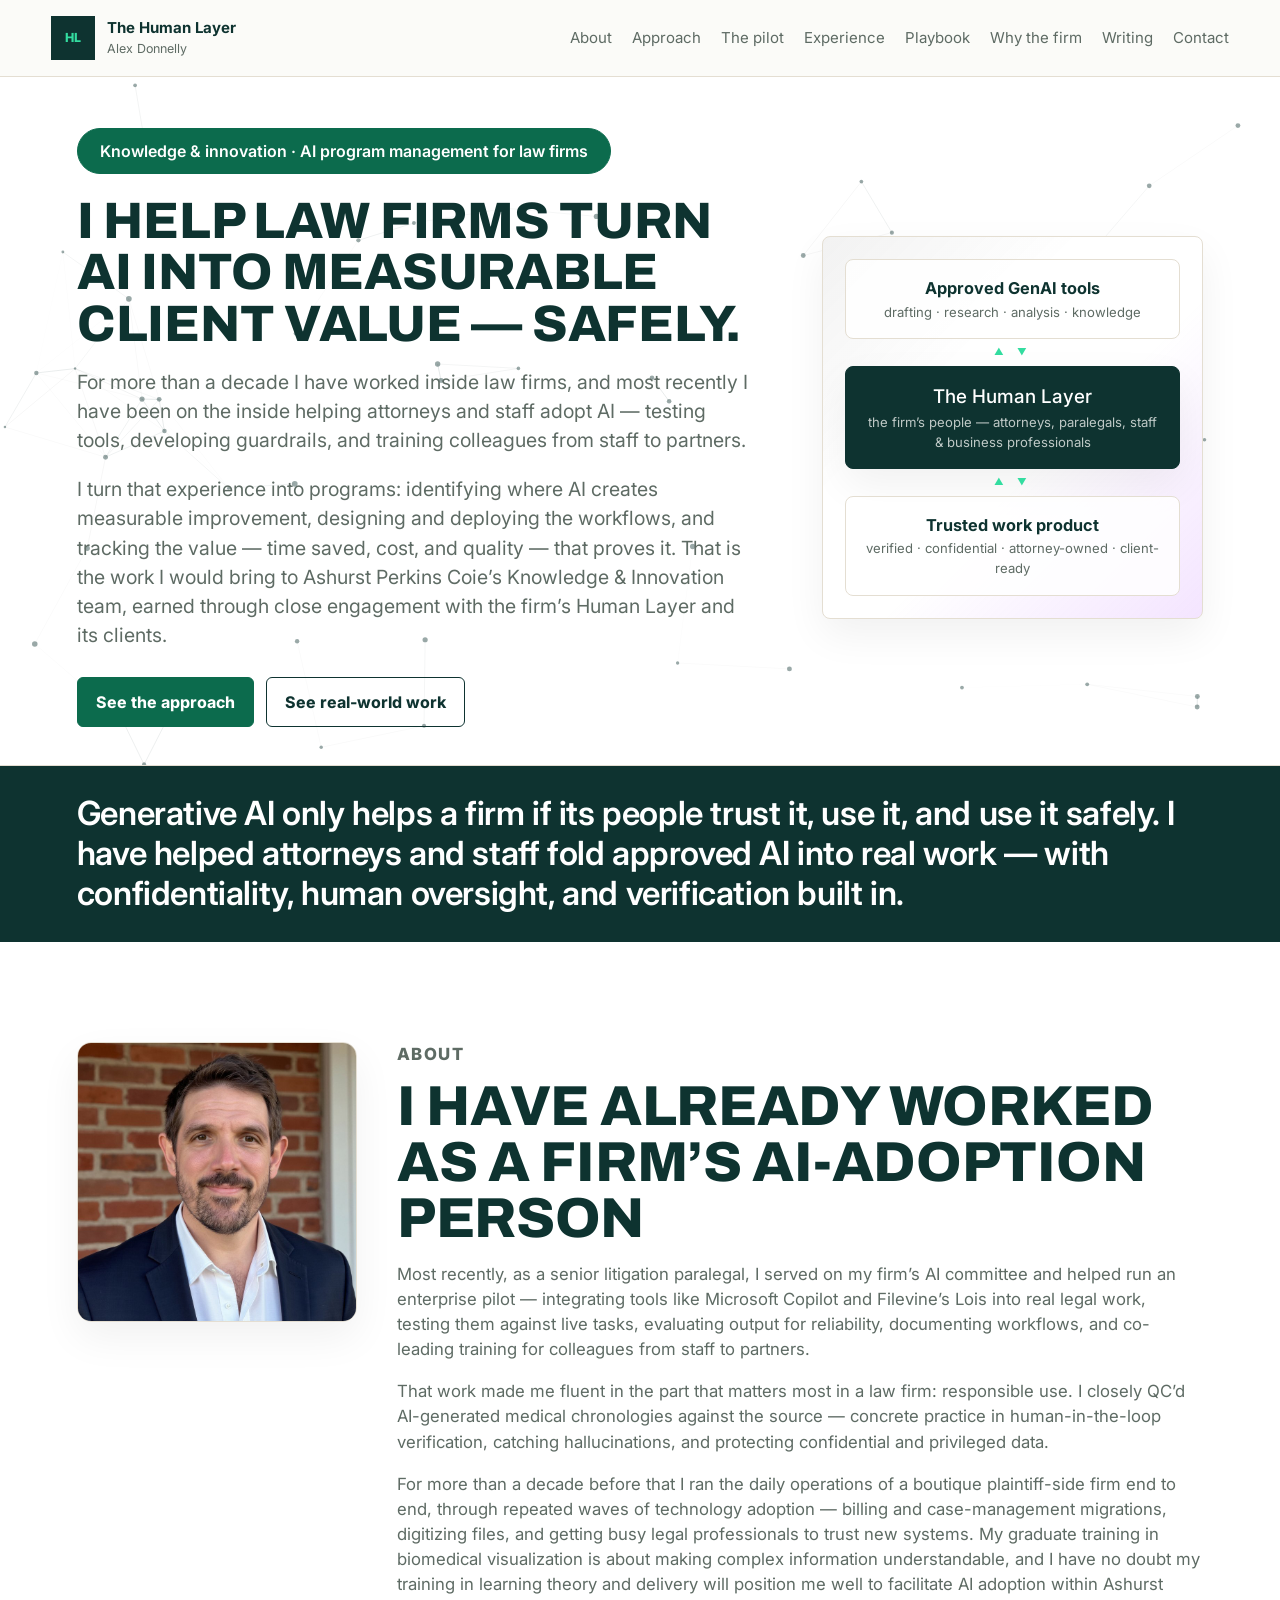
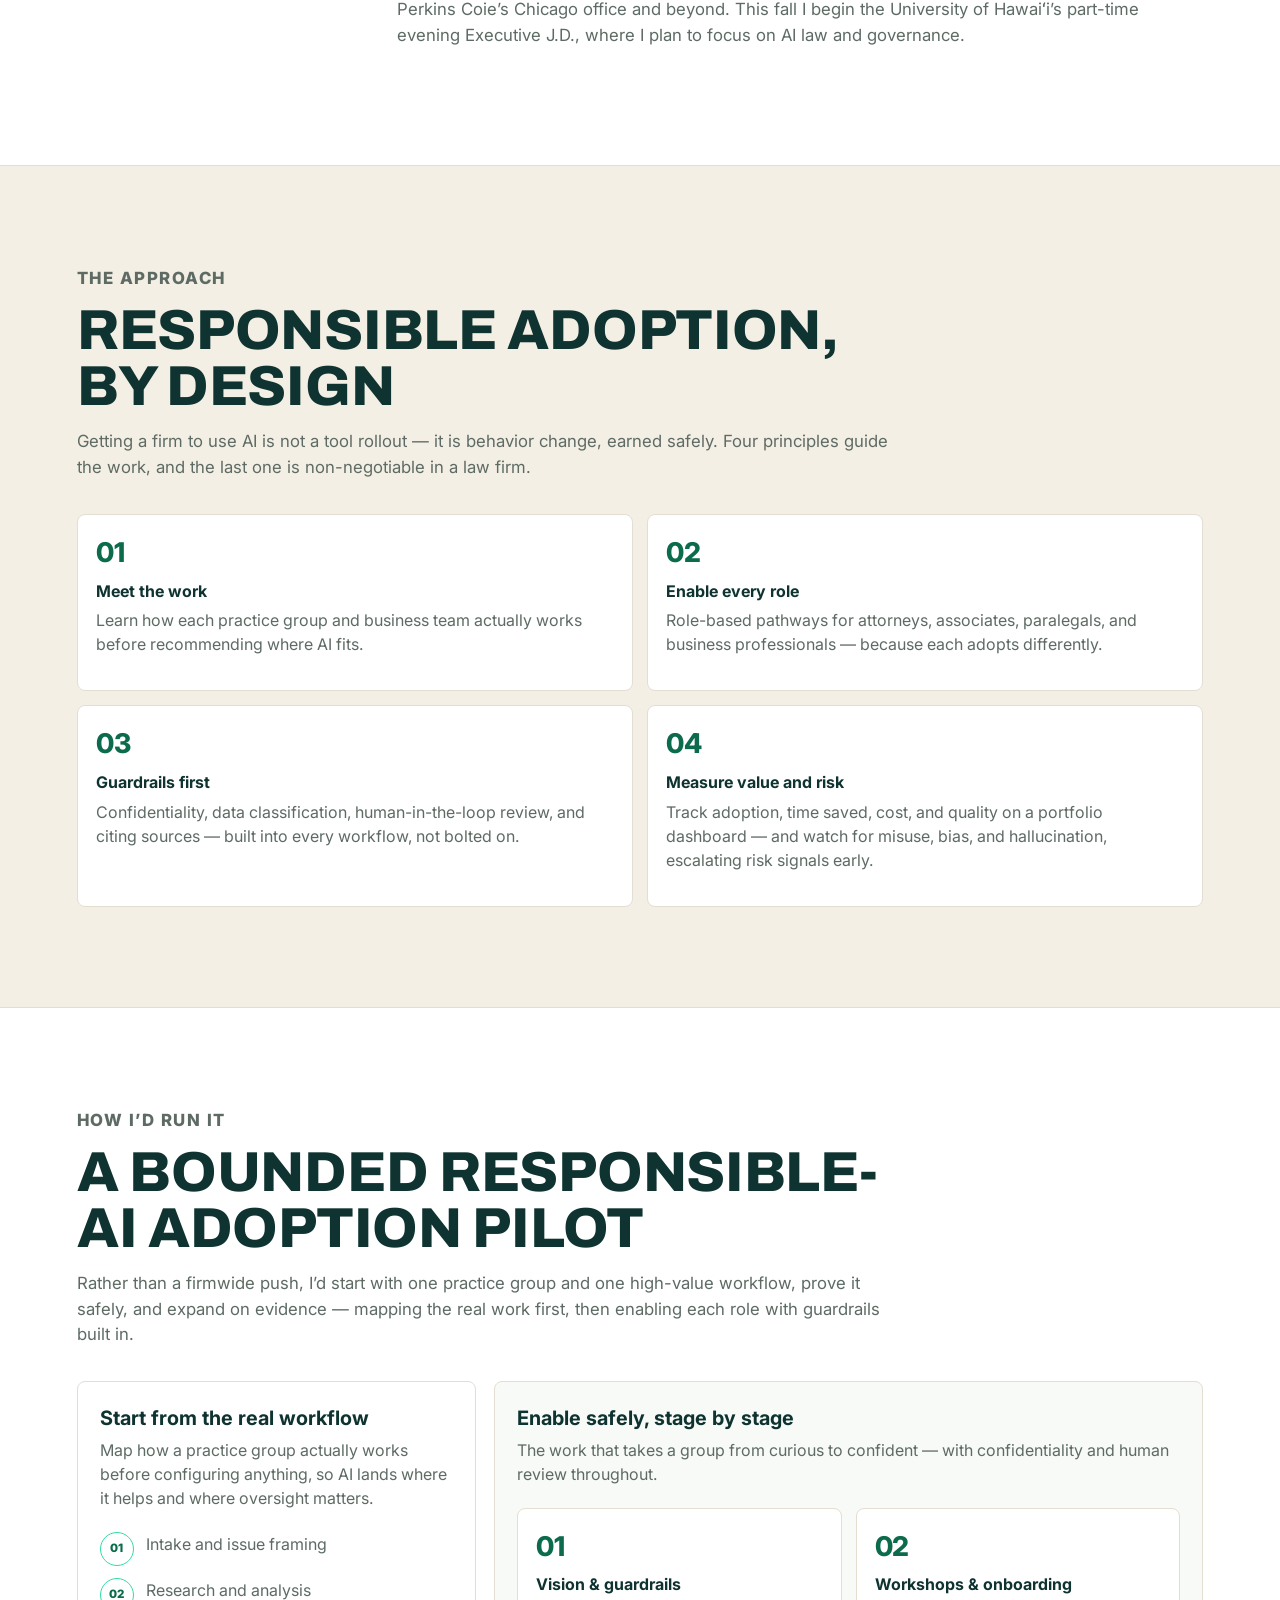
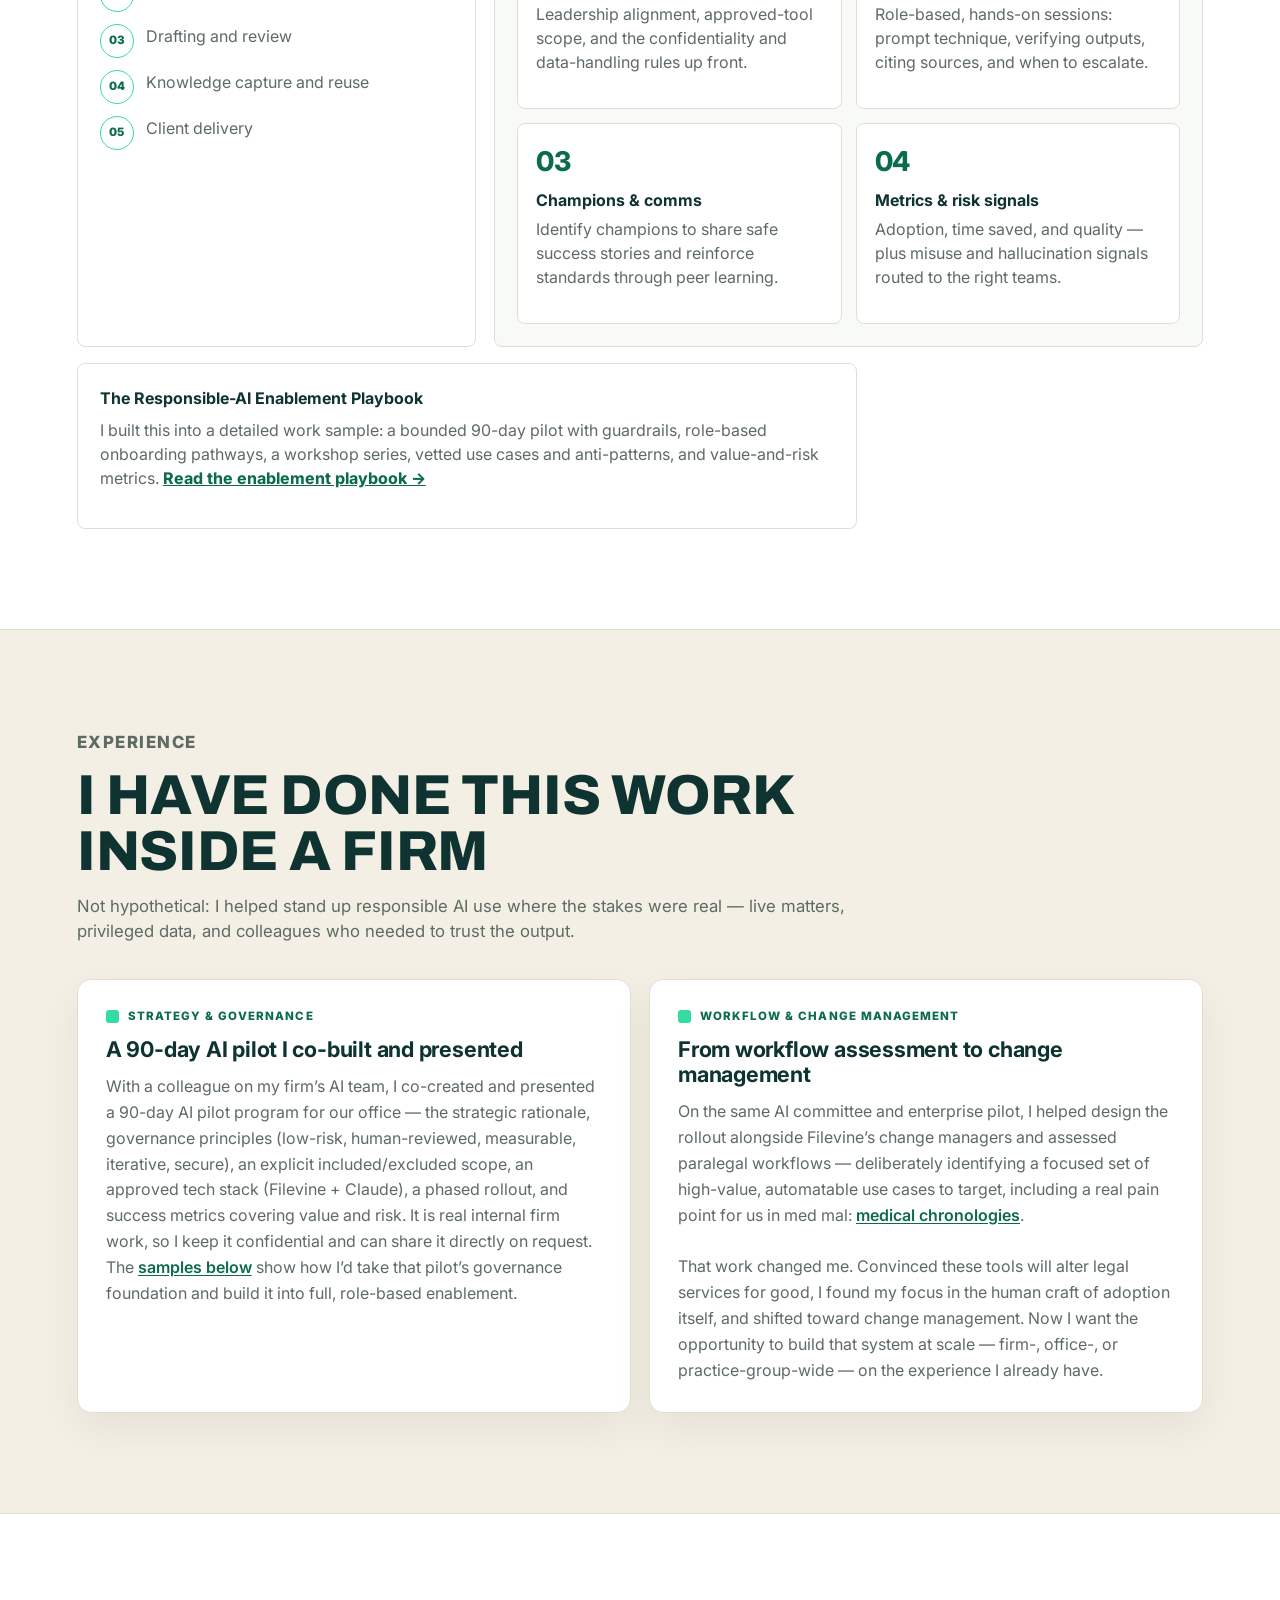
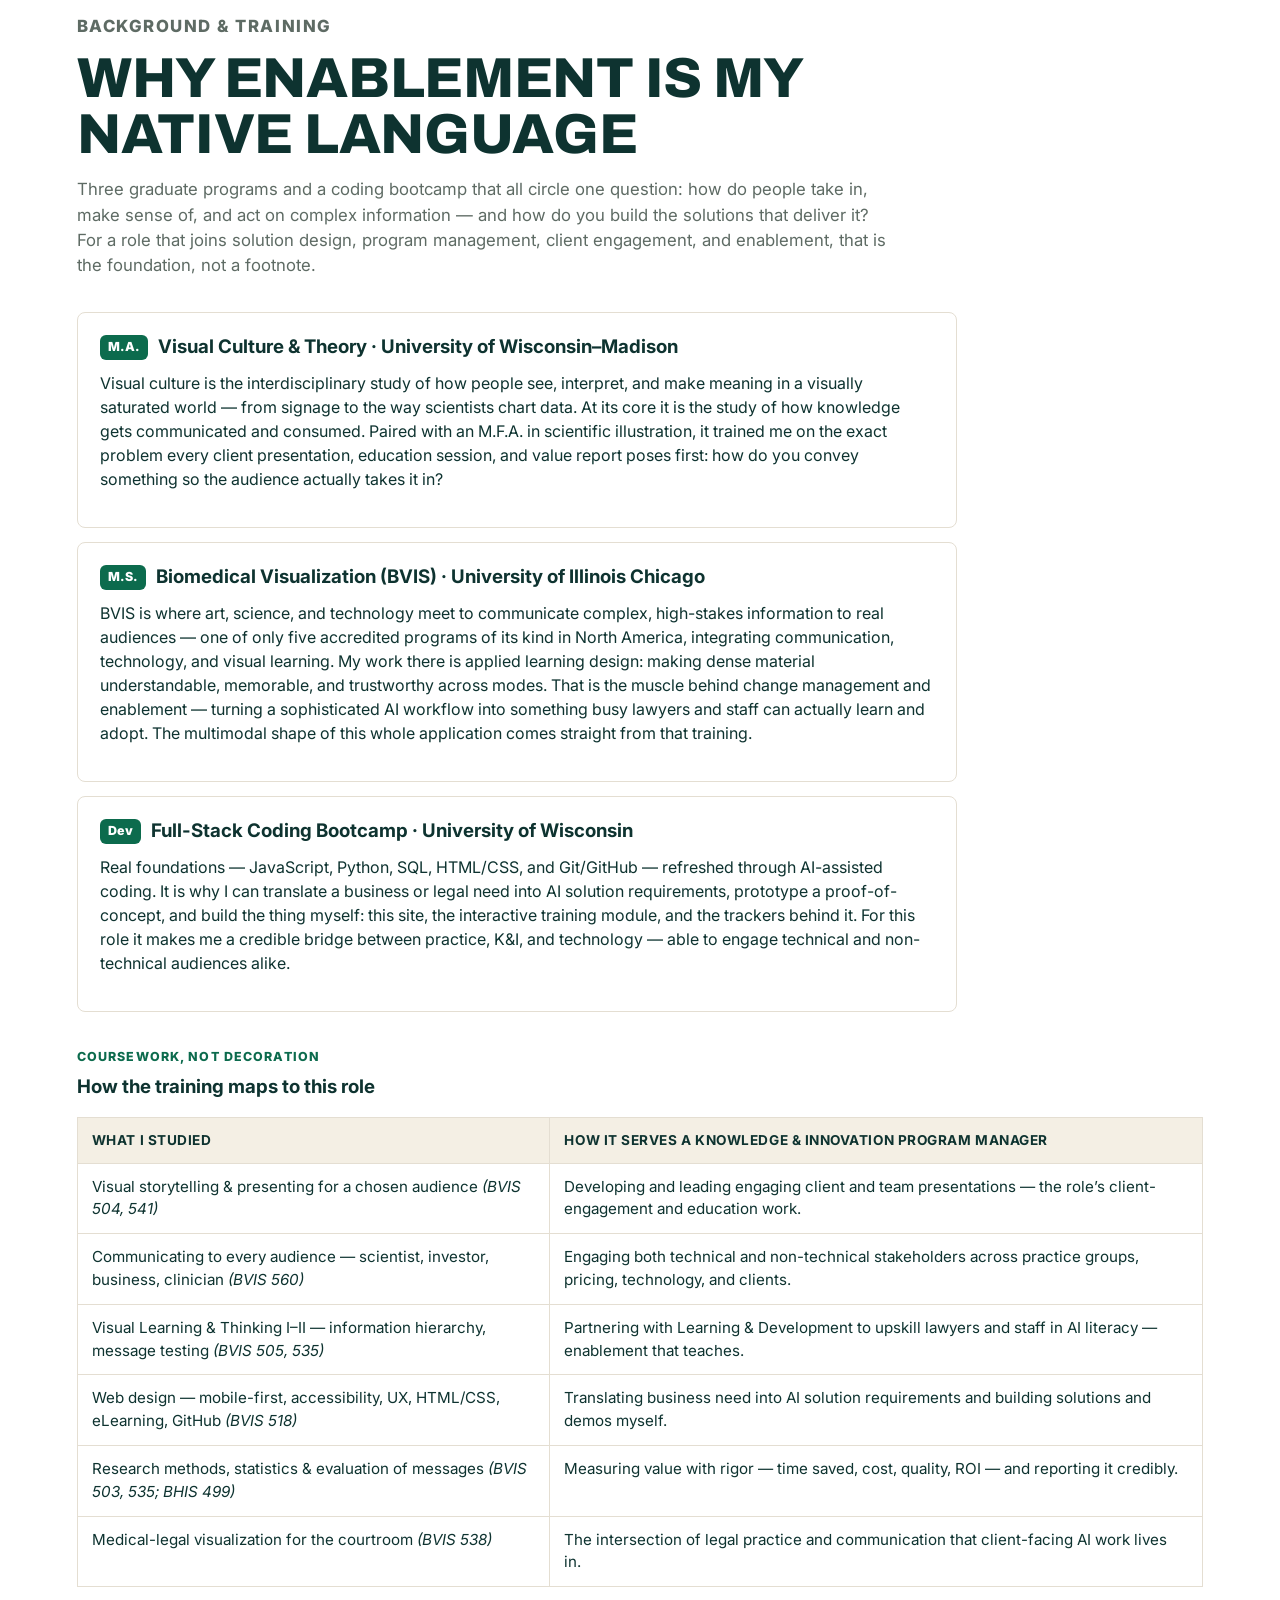
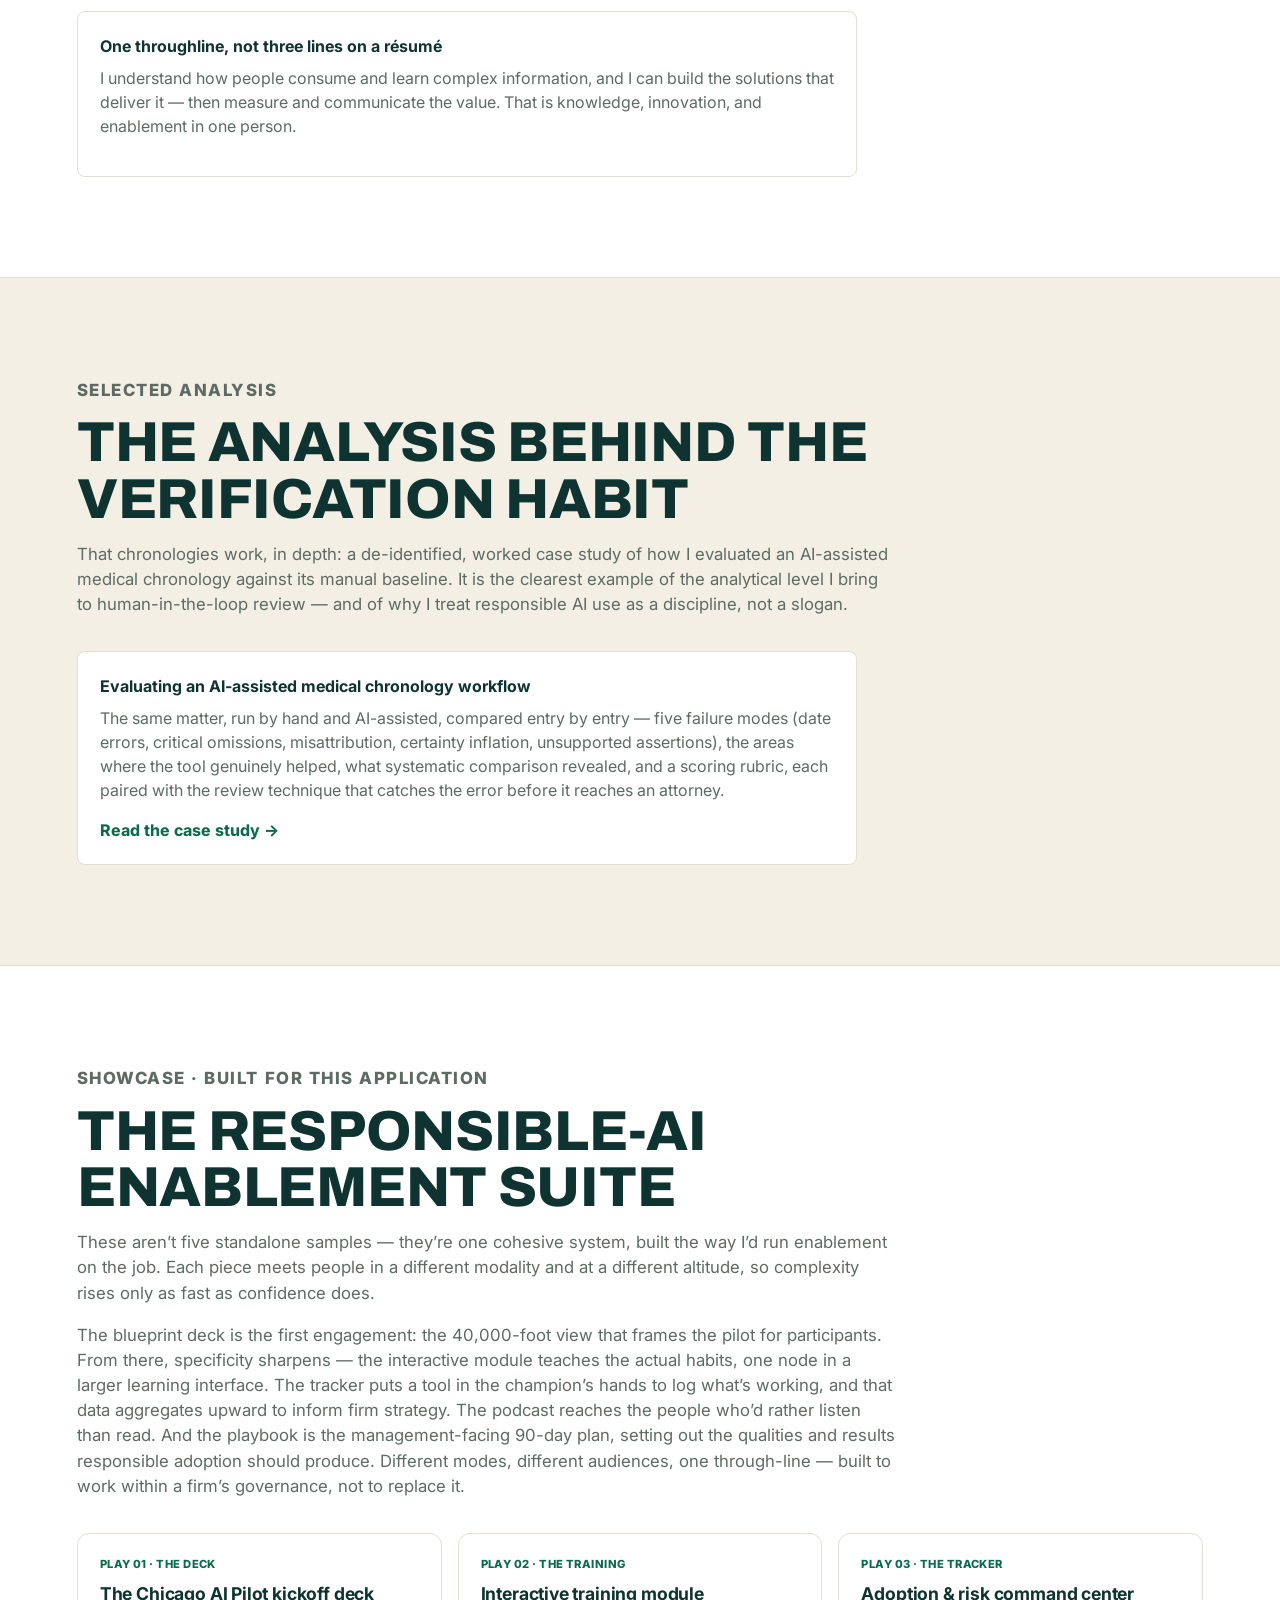
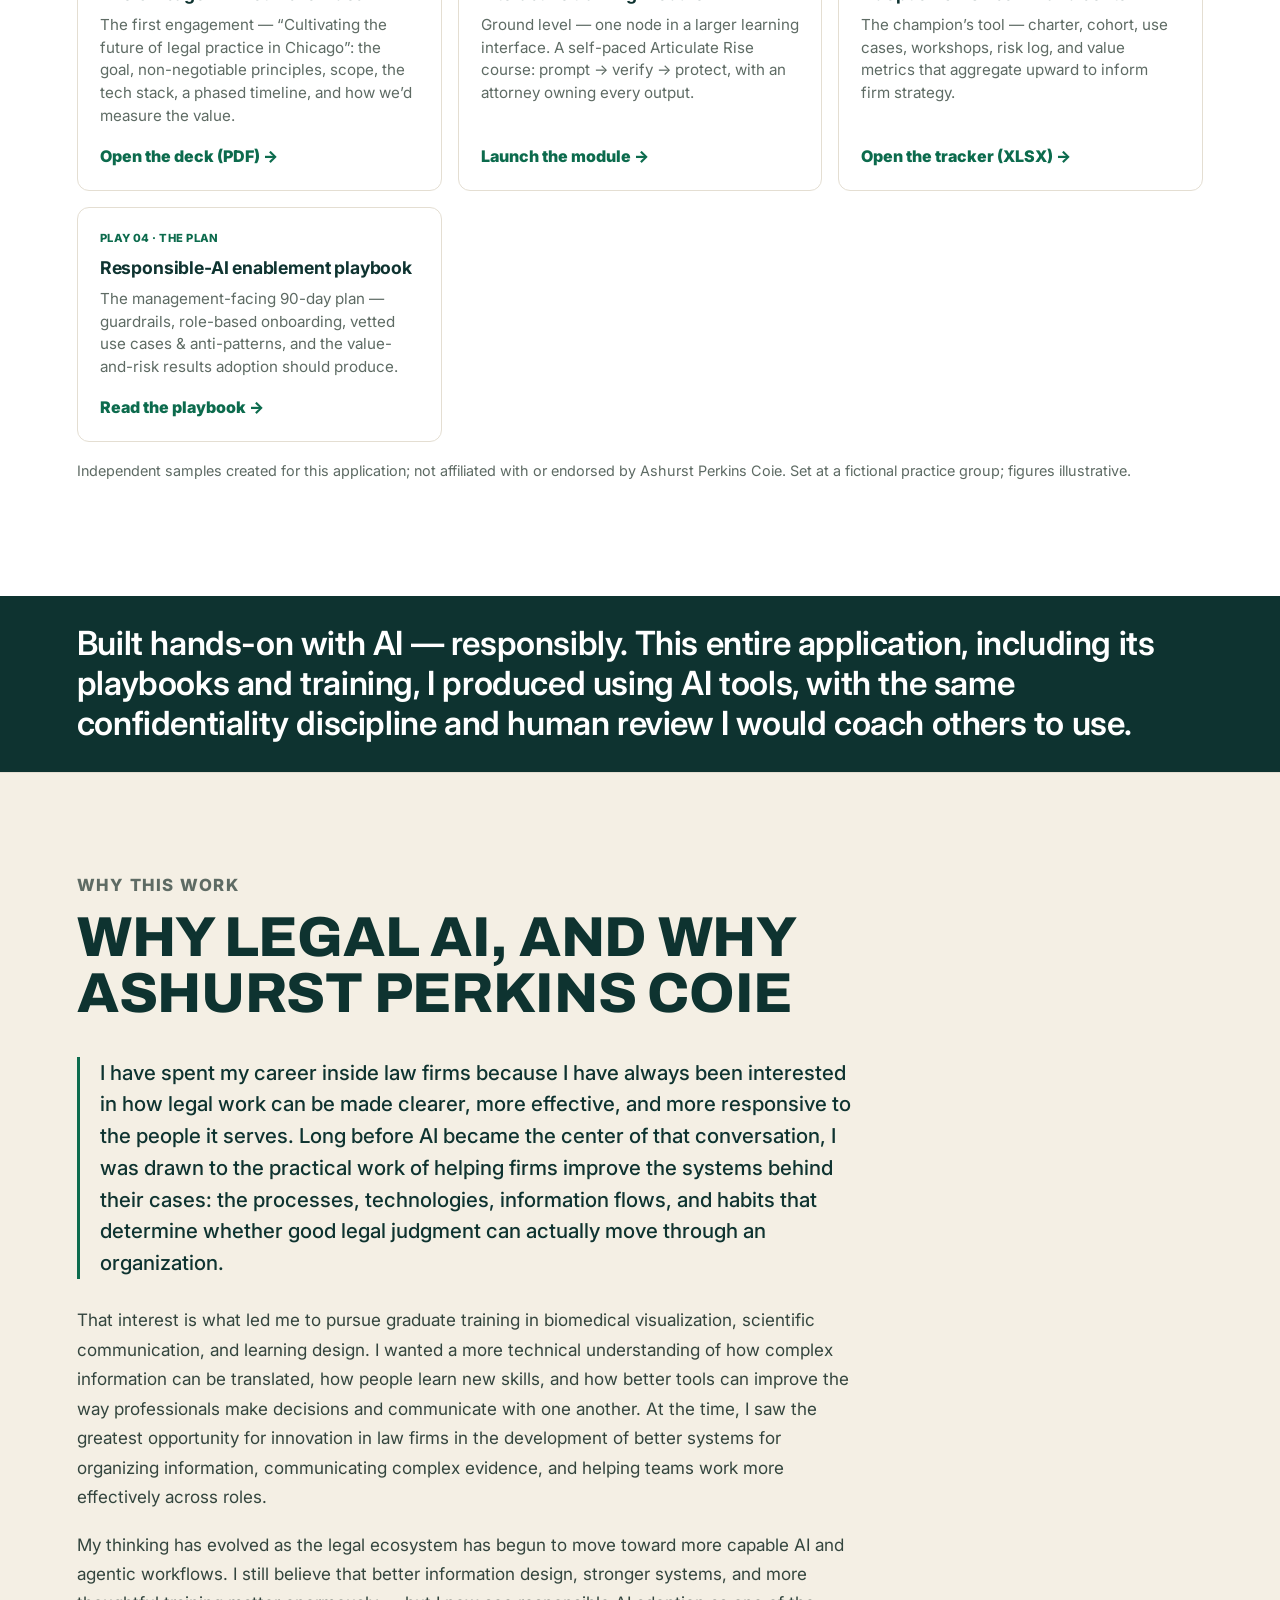
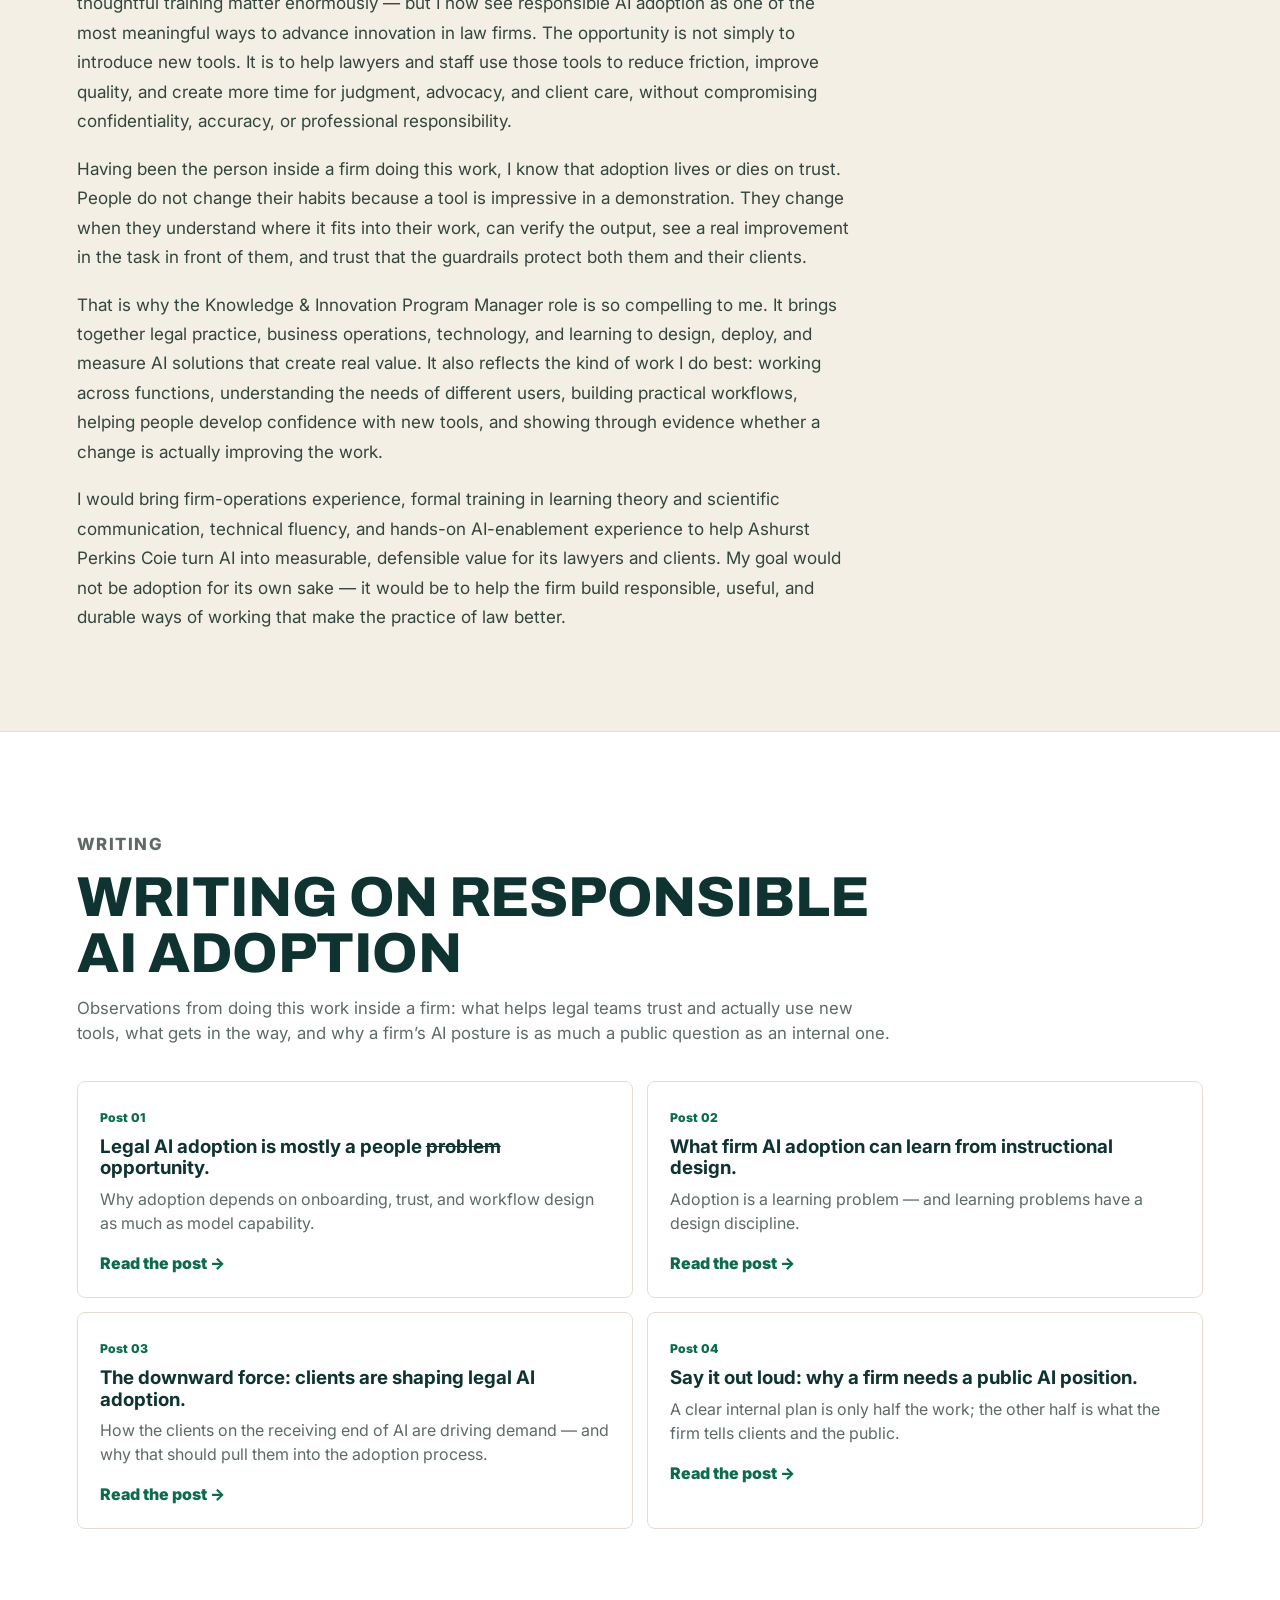
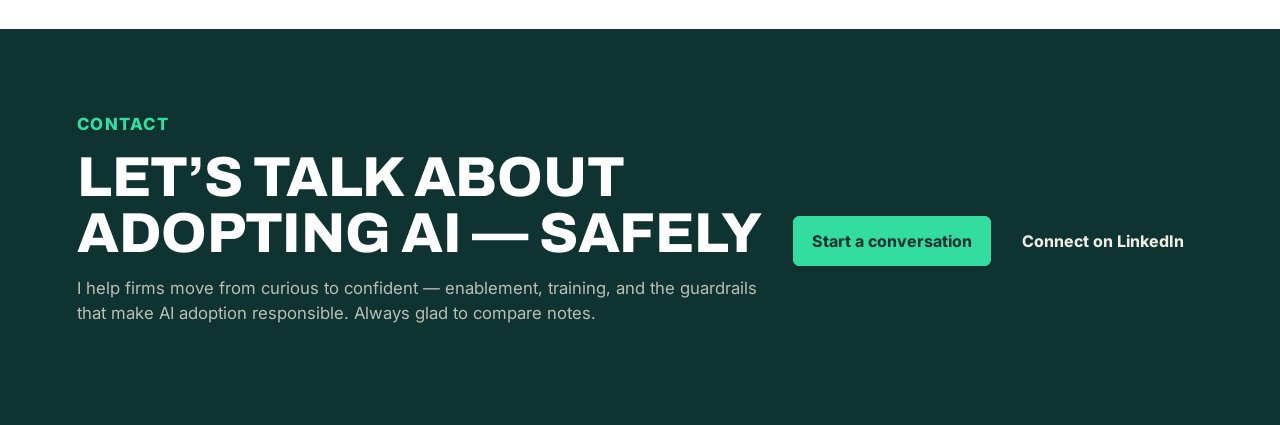
<file: index.html>
<!doctype html>
<html lang="en">
  <head>
    <!-- Google tag (gtag.js) -->
    <script async src="https://www.googletagmanager.com/gtag/js?id=G-5SEJFHV82K"></script>
    <script>
      window.dataLayer = window.dataLayer || [];
      function gtag(){dataLayer.push(arguments);}
      gtag('js', new Date());
      gtag('config', 'G-5SEJFHV82K');
    </script>
    <meta charset="utf-8">
    <meta name="viewport" content="width=device-width, initial-scale=1">
    <title>The Human Layer | Alex Donnelly — Knowledge &amp; Innovation: AI Program Management for Law Firms</title>
    <meta
      name="description"
      content="Knowledge &amp; innovation program management for law firms: designing, deploying, and measuring AI solutions that improve efficiency, quality, and client value — with enablement, governance, and responsible-AI guardrails."
    >
    <link rel="icon" href="favicon.svg" type="image/svg+xml">
    <link rel="icon" href="favicon.png" sizes="48x48">
    <link rel="apple-touch-icon" href="apple-touch-icon.png">
    <link rel="preconnect" href="https://fonts.googleapis.com">
    <link rel="preconnect" href="https://fonts.gstatic.com" crossorigin>
    <link href="https://fonts.googleapis.com/css2?family=Archivo:wght@600;700;800&family=Inter:wght@400;500;600;700;800&display=swap" rel="stylesheet">
    <link rel="stylesheet" href="styles.css?v=4">
    <style>
      .why .prose { max-width: 780px; }
      .why .prose p { margin: 0 0 1.05em; color: #33453e; font-size: 1.07rem; line-height: 1.72; }
      .why .prose p:last-child { margin-bottom: 0; }
      .why .prose p.lead { color: var(--ink); font-size: 1.28rem; line-height: 1.55; font-weight: 500; border-left: 3px solid var(--blue); padding-left: 20px; margin-bottom: 1.3em; }
      .bgmap { table-layout: fixed; width: 100%; max-width: none; }
      .bgmap th:first-child, .bgmap td:first-child { width: 42%; }
      .bgmap td { vertical-align: top; word-break: break-word; font-size: 0.95rem; color: var(--ink); }
      .bgmap td:last-child { font-weight: 400; white-space: normal; }
      .hero { position: relative; overflow: hidden; }
      .hero > .hero-copy, .hero > .systems-panel { position: relative; z-index: 1; }
      #netbg { position: absolute; inset: 0; width: 100%; height: 100%; z-index: 0; pointer-events: none; }
    </style>
  </head>
  <body>
    <header class="site-header">
      <a class="brand" href="#top" aria-label="The Human Layer home">
        <span class="brand-mark" aria-hidden="true">HL</span>
        <span>
          <strong>The Human Layer</strong>
          <small>Alex Donnelly</small>
        </span>
      </a>
      <nav class="nav" aria-label="Primary navigation">
        <a href="#about">About</a>
        <a href="#approach">Approach</a>
        <a href="#pilot">The pilot</a>
        <a href="#experience">Experience</a>
        <a href="#playbook">Playbook</a>
        <a href="#why">Why the firm</a>
        <a href="#writing">Writing</a>
        <a href="#contact">Contact</a>
      </nav>
    </header>

    <main id="top">
      <section class="hero">
        <canvas id="netbg" aria-hidden="true"></canvas>
        <div class="hero-copy">
          <p class="eyebrow">Knowledge &amp; innovation &middot; AI program management for law firms</p>
          <h1>I help law firms turn AI into measurable client value &mdash; safely.</h1>
          <p class="lede">
            For more than a decade I have worked inside law firms, and most recently I have been on the
            inside helping attorneys and staff adopt AI &mdash; testing tools, developing guardrails, and
            training colleagues from staff to partners.
          </p>
          <p class="lede">
            I turn that experience into programs: identifying where AI creates measurable improvement,
            designing and deploying the workflows, and tracking the value &mdash; time saved, cost, and quality
            &mdash; that proves it. That is the work I would bring to Ashurst Perkins Coie&rsquo;s Knowledge &amp;
            Innovation team, earned through close engagement with the firm&rsquo;s Human Layer and its clients.
          </p>
          <div class="hero-actions" aria-label="Primary actions">
            <a class="button primary" href="#approach">See the approach</a>
            <a class="button secondary" href="#experience">See real-world work</a>
          </div>
        </div>

        <aside class="systems-panel" aria-label="Diagram: approved AI becomes trusted work product through the firm's people — the human layer">
          <div class="stack">
            <div class="stack-layer">
              <strong>Approved GenAI tools</strong>
              <span>drafting &middot; research &middot; analysis &middot; knowledge</span>
            </div>
            <div class="stack-flow" aria-hidden="true">&#9650;&ensp;&#9660;</div>
            <div class="stack-layer human-layer">
              <strong>The Human Layer</strong>
              <span>the firm&rsquo;s people &mdash; attorneys, paralegals, staff &amp; business professionals</span>
            </div>
            <div class="stack-flow" aria-hidden="true">&#9650;&ensp;&#9660;</div>
            <div class="stack-layer">
              <strong>Trusted work product</strong>
              <span>verified &middot; confidential &middot; attorney-owned &middot; client-ready</span>
            </div>
          </div>
        </aside>
      </section>

      <section class="thesis-band" aria-label="Positioning statement">
        <p>
          Generative AI only helps a firm if its people trust it, use it, and use it safely. I have helped
          attorneys and staff fold approved AI into real work &mdash; with confidentiality, human oversight, and
          verification built in.
        </p>
      </section>

      <section id="about" class="section">
        <div class="about-layout">
          <img class="about-photo" src="headshot.jpg" alt="Portrait of Alex Donnelly" width="280" height="280" loading="lazy">
          <div class="section-heading about-copy">
            <p class="eyebrow">About</p>
            <h2>I have already worked as a firm&rsquo;s AI-adoption person</h2>
            <p>
              Most recently, as a senior litigation paralegal, I served on my firm&rsquo;s AI committee and
              helped run an enterprise pilot &mdash; integrating tools like Microsoft Copilot and
              Filevine&rsquo;s Lois into real legal work, testing them against live tasks, evaluating output
              for reliability, documenting workflows, and co-leading training for colleagues from staff to
              partners.
            </p>
            <p>
              That work made me fluent in the part that matters most in a law firm: responsible use. I
              closely QC&rsquo;d AI-generated medical chronologies against the source &mdash; concrete
              practice in human-in-the-loop verification, catching hallucinations, and protecting
              confidential and privileged data.
            </p>
            <p>
              For more than a decade before that I ran the daily operations of a boutique plaintiff-side firm
              end to end, through repeated waves of technology adoption &mdash; billing and case-management
              migrations, digitizing files, and getting busy legal professionals to trust new systems. My
              graduate training in biomedical visualization is about making complex information
              understandable, and I have no doubt my training in learning theory and delivery will position me
              well to facilitate AI adoption within Ashurst Perkins Coie&rsquo;s Chicago office and beyond. This
              fall I begin the University of Hawai&#x2bb;i&rsquo;s part-time evening Executive J.D., where I plan
              to focus on AI law and governance.
            </p>
          </div>
        </div>
      </section>

      <section id="approach" class="section muted">
        <div class="section-heading">
          <p class="eyebrow">The approach</p>
          <h2>Responsible adoption, by design</h2>
          <p>
            Getting a firm to use AI is not a tool rollout &mdash; it is behavior change, earned safely. Four
            principles guide the work, and the last one is non-negotiable in a law firm.
          </p>
        </div>
        <div class="enablement-cards">
          <article>
            <span>01</span>
            <h4>Meet the work</h4>
            <p>Learn how each practice group and business team actually works before recommending where AI
            fits.</p>
          </article>
          <article>
            <span>02</span>
            <h4>Enable every role</h4>
            <p>Role-based pathways for attorneys, associates, paralegals, and business professionals &mdash;
            because each adopts differently.</p>
          </article>
          <article>
            <span>03</span>
            <h4>Guardrails first</h4>
            <p>Confidentiality, data classification, human-in-the-loop review, and citing sources &mdash;
            built into every workflow, not bolted on.</p>
          </article>
          <article>
            <span>04</span>
            <h4>Measure value and risk</h4>
            <p>Track adoption, time saved, cost, and quality on a portfolio dashboard &mdash; and watch for
            misuse, bias, and hallucination, escalating risk signals early.</p>
          </article>
        </div>
      </section>

      <section id="pilot" class="section">
        <div class="section-heading">
          <p class="eyebrow">How I&rsquo;d run it</p>
          <h2>A bounded responsible-AI adoption pilot</h2>
          <p>
            Rather than a firmwide push, I&rsquo;d start with one practice group and one high-value workflow,
            prove it safely, and expand on evidence &mdash; mapping the real work first, then enabling each
            role with guardrails built in.
          </p>
        </div>
        <div class="blueprint-layout">
          <div class="blueprint-stage">
            <div class="stage-header">
              <h3>Start from the real workflow</h3>
              <p>Map how a practice group actually works before configuring anything, so AI lands where it
              helps and where oversight matters.</p>
            </div>
            <ol class="timeline">
              <li>Intake and issue framing</li>
              <li>Research and analysis</li>
              <li>Drafting and review</li>
              <li>Knowledge capture and reuse</li>
              <li>Client delivery</li>
            </ol>
          </div>
          <div class="blueprint-stage emphasized">
            <div class="stage-header">
              <h3>Enable safely, stage by stage</h3>
              <p>The work that takes a group from curious to confident &mdash; with confidentiality and
              human review throughout.</p>
            </div>
            <div class="enablement-cards">
              <article>
                <span>01</span>
                <h4>Vision &amp; guardrails</h4>
                <p>Leadership alignment, approved-tool scope, and the confidentiality and data-handling
                rules up front.</p>
              </article>
              <article>
                <span>02</span>
                <h4>Workshops &amp; onboarding</h4>
                <p>Role-based, hands-on sessions: prompt technique, verifying outputs, citing sources, and
                when to escalate.</p>
              </article>
              <article>
                <span>03</span>
                <h4>Champions &amp; comms</h4>
                <p>Identify champions to share safe success stories and reinforce standards through peer
                learning.</p>
              </article>
              <article>
                <span>04</span>
                <h4>Metrics &amp; risk signals</h4>
                <p>Adoption, time saved, and quality &mdash; plus misuse and hallucination signals routed to
                the right teams.</p>
              </article>
            </div>
          </div>
        </div>
        <div class="project-preview blueprint-cta">
          <strong>The Responsible-AI Enablement Playbook</strong>
          <p>
            I built this into a detailed work sample: a bounded 90-day pilot with guardrails, role-based
            onboarding pathways, a workshop series, vetted use cases and anti-patterns, and value-and-risk
            metrics.
            <a href="responsible-ai-playbook.html">Read the enablement playbook &rarr;</a>
          </p>
        </div>
      </section>

      <section id="experience" class="section muted">
        <div class="section-heading">
          <p class="eyebrow">Experience</p>
          <h2>I have done this work inside a firm</h2>
          <p>
            Not hypothetical: I helped stand up responsible AI use where the stakes were real &mdash; live
            matters, privileged data, and colleagues who needed to trust the output.
          </p>
        </div>
        <div class="exp-grid">
          <article class="exp-card">
            <span class="exp-kicker">Strategy &amp; governance</span>
            <h3>A 90-day AI pilot I co-built and presented</h3>
            <p>
              With a colleague on my firm&rsquo;s AI team, I co-created and presented a 90-day AI pilot program
              for our office &mdash; the strategic rationale, governance principles (low-risk, human-reviewed,
              measurable, iterative, secure), an explicit included/excluded scope, an approved tech stack
              (Filevine + Claude), a phased rollout, and success metrics covering value and risk. It is real
              internal firm work, so I keep it confidential and can share it directly on request. The
              <a href="#playbook">samples below</a> show how I&rsquo;d take that pilot&rsquo;s governance
              foundation and build it into full, role-based enablement.
            </p>
          </article>
          <article class="exp-card">
            <span class="exp-kicker">Workflow &amp; change management</span>
            <h3>From workflow assessment to change management</h3>
            <p>
              On the same AI committee and enterprise pilot, I helped design the rollout alongside
              Filevine&rsquo;s change managers and assessed paralegal workflows &mdash; deliberately
              identifying a focused set of high-value, automatable use cases to target, including a real pain point
              for us in med mal: <a href="#analysis">medical chronologies</a>.
            </p>
            <p>
              That work changed me. Convinced these tools will alter legal services for good, I found my focus
              in the human craft of adoption itself, and shifted toward change management. Now I want the
              opportunity to build that system at scale &mdash; firm-, office-, or practice-group-wide &mdash;
              on the experience I already have.
            </p>
          </article>
        </div>
      </section>

      <section id="background" class="section">
        <div class="section-heading">
          <p class="eyebrow">Background &amp; training</p>
          <h2>Why enablement is my native language</h2>
          <p>
            Three graduate programs and a coding bootcamp that all circle one question: how do people take in,
            make sense of, and act on complex information &mdash; and how do you build the solutions that
            deliver it? For a role that joins solution design, program management, client engagement, and
            enablement, that is the foundation, not a footnote.
          </p>
        </div>
        <div class="findings-list">
          <article class="finding">
            <h3><span>M.A.</span> Visual Culture &amp; Theory &middot; University of Wisconsin&ndash;Madison</h3>
            <p>
              Visual culture is the interdisciplinary study of how people see, interpret, and make meaning in a
              visually saturated world &mdash; from signage to the way scientists chart data. At its core it is
              the study of how knowledge gets communicated and consumed. Paired with an M.F.A. in scientific
              illustration, it trained me on the exact problem every client presentation, education session, and
              value report poses first: how do you convey something so the audience actually takes it in?
            </p>
          </article>
          <article class="finding">
            <h3><span>M.S.</span> Biomedical Visualization (BVIS) &middot; University of Illinois Chicago</h3>
            <p>
              BVIS is where art, science, and technology meet to communicate complex, high-stakes information to
              real audiences &mdash; one of only five accredited programs of its kind in North America,
              integrating communication, technology, and visual learning. My work there is applied learning
              design: making dense material understandable, memorable, and trustworthy across modes. That is the
              muscle behind change management and enablement &mdash; turning a sophisticated AI workflow into
              something busy lawyers and staff can actually learn and adopt. The multimodal shape of this whole
              application comes straight from that training.
            </p>
          </article>
          <article class="finding">
            <h3><span>Dev</span> Full-Stack Coding Bootcamp &middot; University of Wisconsin</h3>
            <p>
              Real foundations &mdash; JavaScript, Python, SQL, HTML/CSS, and Git/GitHub &mdash; refreshed
              through AI-assisted coding. It is why I can translate a business or legal need into AI solution
              requirements, prototype a proof-of-concept, and build the thing myself: this site, the interactive
              training module, and the trackers behind it. For this role it makes me a credible bridge between
              practice, K&amp;I, and technology &mdash; able to engage technical and non-technical audiences
              alike.
            </p>
          </article>
        </div>
        <div style="margin-top:36px;">
          <p class="eyebrow" style="color:var(--blue); margin-bottom:6px;">Coursework, not decoration</p>
          <h3 style="color:var(--ink); margin:0 0 16px;">How the training maps to this role</h3>
          <table class="rubric bgmap">
            <thead>
              <tr><th>What I studied</th><th>How it serves a Knowledge &amp; Innovation Program Manager</th></tr>
            </thead>
            <tbody>
              <tr>
                <td>Visual storytelling &amp; presenting for a chosen audience <em>(BVIS 504, 541)</em></td>
                <td>Developing and leading engaging client and team presentations &mdash; the role&rsquo;s client-engagement and education work.</td>
              </tr>
              <tr>
                <td>Communicating to every audience &mdash; scientist, investor, business, clinician <em>(BVIS 560)</em></td>
                <td>Engaging both technical and non-technical stakeholders across practice groups, pricing, technology, and clients.</td>
              </tr>
              <tr>
                <td>Visual Learning &amp; Thinking I&ndash;II &mdash; information hierarchy, message testing <em>(BVIS 505, 535)</em></td>
                <td>Partnering with Learning &amp; Development to upskill lawyers and staff in AI literacy &mdash; enablement that teaches.</td>
              </tr>
              <tr>
                <td>Web design &mdash; mobile-first, accessibility, UX, HTML/CSS, eLearning, GitHub <em>(BVIS 518)</em></td>
                <td>Translating business need into AI solution requirements and building solutions and demos myself.</td>
              </tr>
              <tr>
                <td>Research methods, statistics &amp; evaluation of messages <em>(BVIS 503, 535; BHIS 499)</em></td>
                <td>Measuring value with rigor &mdash; time saved, cost, quality, ROI &mdash; and reporting it credibly.</td>
              </tr>
              <tr>
                <td>Medical-legal visualization for the courtroom <em>(BVIS 538)</em></td>
                <td>The intersection of legal practice and communication that client-facing AI work lives in.</td>
              </tr>
            </tbody>
          </table>
        </div>
        <div class="project-preview blueprint-cta" style="margin-top:24px;">
          <strong>One throughline, not three lines on a r&eacute;sum&eacute;</strong>
          <p>
            I understand how people consume and learn complex information, and I can build the solutions that
            deliver it &mdash; then measure and communicate the value. That is knowledge, innovation, and
            enablement in one person.
          </p>
        </div>
      </section>

      <section id="analysis" class="section muted">
        <div class="section-heading">
          <p class="eyebrow">Selected analysis</p>
          <h2>The analysis behind the verification habit</h2>
          <p>
            That chronologies work, in depth: a de-identified, worked case study of how I evaluated an
            AI-assisted medical chronology against its manual baseline. It is the clearest example of the
            analytical level I bring to human-in-the-loop review &mdash; and of why I treat responsible AI use
            as a discipline, not a slogan.
          </p>
        </div>
        <div class="project-preview blueprint-cta">
          <strong>Evaluating an AI-assisted medical chronology workflow</strong>
          <p>
            The same matter, run by hand and AI-assisted, compared entry by entry &mdash; five failure modes
            (date errors, critical omissions, misattribution, certainty inflation, unsupported assertions), the
            areas where the tool genuinely helped, what systematic comparison revealed, and a scoring rubric,
            each paired with the review technique that catches the error before it reaches an attorney.
          </p>
          <a class="text-button" href="chronology-analysis.html">Read the case study &rarr;</a>
        </div>
      </section>

      <section id="playbook" class="section">
        <div class="section-heading">
          <p class="eyebrow">Showcase &middot; Built for this application</p>
          <h2>The responsible-AI enablement suite</h2>
          <p>
            These aren&rsquo;t five standalone samples &mdash; they&rsquo;re one cohesive system, built the way
            I&rsquo;d run enablement on the job. Each piece meets people in a different modality and at a
            different altitude, so complexity rises only as fast as confidence does.
          </p>
          <p>
            The blueprint deck is the first engagement: the 40,000-foot view that frames the pilot for
            participants. From there, specificity sharpens &mdash; the interactive module teaches the actual
            habits, one node in a larger learning interface. The tracker puts a tool in the champion&rsquo;s
            hands to log what&rsquo;s working, and that data aggregates upward to inform firm strategy. The
            podcast reaches the people who&rsquo;d rather listen than read. And the playbook is the
            management-facing 90-day plan, setting out the qualities and results responsible adoption should
            produce. Different modes, different audiences, one through-line &mdash; built to work within a
            firm&rsquo;s governance, not to replace it.
          </p>
        </div>
        <div class="suite-block">
          <div class="suite-tiles">
            <a class="suite-tile" href="Chicago_AI_Pilot_Rollout.pdf">
              <span class="suite-tag">Play 01 &middot; The deck</span>
              <h4>The Chicago AI Pilot kickoff deck</h4>
              <p>The first engagement &mdash; &ldquo;Cultivating the future of legal practice in Chicago&rdquo;:
              the goal, non-negotiable principles, scope, the tech stack, a phased timeline, and how we&rsquo;d
              measure the value.</p>
              <span class="suite-action">Open the deck (PDF) <span aria-hidden="true">&rarr;</span></span>
            </a>
            <a class="suite-tile" href="training-module.html">
              <span class="suite-tag">Play 02 &middot; The training</span>
              <h4>Interactive training module</h4>
              <p>Ground level &mdash; one node in a larger learning interface. A self-paced Articulate Rise
              course: prompt &rarr; verify &rarr; protect, with an attorney owning every output.</p>
              <span class="suite-action">Launch the module <span aria-hidden="true">&rarr;</span></span>
            </a>
            <a class="suite-tile" href="PerkinsCoie_RAI_Adoption_Tracker.xlsx">
              <span class="suite-tag">Play 03 &middot; The tracker</span>
              <h4>Adoption &amp; risk command center</h4>
              <p>The champion&rsquo;s tool &mdash; charter, cohort, use cases, workshops, risk log, and value
              metrics that aggregate upward to inform firm strategy.</p>
              <span class="suite-action">Open the tracker (XLSX) <span aria-hidden="true">&rarr;</span></span>
            </a>

            <a class="suite-tile" href="responsible-ai-playbook.html">
              <span class="suite-tag">Play 04 &middot; The plan</span>
              <h4>Responsible-AI enablement playbook</h4>
              <p>The management-facing 90-day plan &mdash; guardrails, role-based onboarding, vetted use cases
              &amp; anti-patterns, and the value-and-risk results adoption should produce.</p>
              <span class="suite-action">Read the playbook <span aria-hidden="true">&rarr;</span></span>
            </a>
          </div>
          <p class="suite-footnote">
            Independent samples created for this application; not affiliated with or endorsed by Ashurst
            Perkins Coie. Set at a fictional practice group; figures illustrative.
          </p>
        </div>
      </section>

      <section class="thesis-band" aria-label="AI-forward statement">
        <p>
          Built hands-on with AI &mdash; responsibly. This entire application, including its playbooks and
          training, I produced using AI tools, with the same confidentiality discipline and human review I
          would coach others to use.
        </p>
      </section>

      <section id="why" class="section muted why">
        <div class="section-heading">
          <p class="eyebrow">Why this work</p>
          <h2>Why legal AI, and why Ashurst Perkins Coie</h2>
        </div>
        <div class="prose">
          <p class="lead">
            I have spent my career inside law firms because I have always been interested in how legal work can
            be made clearer, more effective, and more responsive to the people it serves. Long before AI became
            the center of that conversation, I was drawn to the practical work of helping firms improve the
            systems behind their cases: the processes, technologies, information flows, and habits that
            determine whether good legal judgment can actually move through an organization.
          </p>
          <p>
            That interest is what led me to pursue graduate training in biomedical visualization, scientific
            communication, and learning design. I wanted a more technical understanding of how complex
            information can be translated, how people learn new skills, and how better tools can improve the way
            professionals make decisions and communicate with one another. At the time, I saw the greatest
            opportunity for innovation in law firms in the development of better systems for organizing
            information, communicating complex evidence, and helping teams work more effectively across roles.
          </p>
          <p>
            My thinking has evolved as the legal ecosystem has begun to move toward more capable AI and agentic
            workflows. I still believe that better information design, stronger systems, and more thoughtful
            training matter enormously &mdash; but I now see responsible AI adoption as one of the most
            meaningful ways to advance innovation in law firms. The opportunity is not simply to introduce new
            tools. It is to help lawyers and staff use those tools to reduce friction, improve quality, and
            create more time for judgment, advocacy, and client care, without compromising confidentiality,
            accuracy, or professional responsibility.
          </p>
          <p>
            Having been the person inside a firm doing this work, I know that adoption lives or dies on trust.
            People do not change their habits because a tool is impressive in a demonstration. They change when
            they understand where it fits into their work, can verify the output, see a real improvement in the
            task in front of them, and trust that the guardrails protect both them and their clients.
          </p>
          <p>
            That is why the Knowledge &amp; Innovation Program Manager role is so compelling to me. It brings
            together legal practice, business operations, technology, and learning to design, deploy, and
            measure AI solutions that create real value. It also reflects the kind of work I do best: working
            across functions, understanding the needs of different users, building practical workflows, helping
            people develop confidence with new tools, and showing through evidence whether a change is actually
            improving the work.
          </p>
          <p>
            I would bring firm-operations experience, formal training in learning theory and scientific
            communication, technical fluency, and hands-on AI-enablement experience to help Ashurst Perkins Coie
            turn AI into measurable, defensible value for its lawyers and clients. My goal would not be adoption
            for its own sake &mdash; it would be to help the firm build responsible, useful, and durable ways of
            working that make the practice of law better.
          </p>
        </div>
      </section>

      <section id="writing" class="section">
        <div class="section-heading">
          <p class="eyebrow">Writing</p>
          <h2>Writing on responsible AI adoption</h2>
          <p>
            Observations from doing this work inside a firm: what helps legal teams trust and actually use new
            tools, what gets in the way, and why a firm&rsquo;s AI posture is as much a public question as an
            internal one.
          </p>
        </div>
        <div class="writing-list">
          <article>
            <span>Post 01</span>
            <h3><a href="people-problem.html">Legal AI adoption is mostly a people <s>problem</s> opportunity.</a></h3>
            <p>
              Why adoption depends on onboarding, trust, and workflow design as much as model capability.
            </p>
            <a class="text-button" href="people-problem.html">Read the post &rarr;</a>
          </article>
          <article>
            <span>Post 02</span>
            <h3><a href="instructional-design.html">What firm AI adoption can learn from instructional design.</a></h3>
            <p>
              Adoption is a learning problem &mdash; and learning problems have a design discipline.
            </p>
            <a class="text-button" href="instructional-design.html">Read the post &rarr;</a>
          </article>
          <article>
            <span>Post 03</span>
            <h3><a href="downward-force.html">The downward force: clients are shaping legal AI adoption.</a></h3>
            <p>
              How the clients on the receiving end of AI are driving demand &mdash; and why that should pull them
              into the adoption process.
            </p>
            <a class="text-button" href="downward-force.html">Read the post &rarr;</a>
          </article>
          <article>
            <span>Post 04</span>
            <h3><a href="public-ai-position.html">Say it out loud: why a firm needs a public AI position.</a></h3>
            <p>
              A clear internal plan is only half the work; the other half is what the firm tells clients and the
              public.
            </p>
            <a class="text-button" href="public-ai-position.html">Read the post &rarr;</a>
          </article>
        </div>
      </section>

      <section id="contact" class="contact-section">
        <div>
          <p class="eyebrow">Contact</p>
          <h2>Let&rsquo;s talk about adopting AI &mdash; safely</h2>
          <p>
            I help firms move from curious to confident &mdash; enablement, training, and the guardrails that
            make AI adoption responsible. Always glad to compare notes.
          </p>
        </div>
        <div class="hero-actions">
          <a class="button primary" href="mailto:a.james.donnelly@gmail.com">Start a conversation</a>
          <a class="button secondary" href="https://www.linkedin.com/in/alexjdonnelly">Connect on LinkedIn</a>
        </div>
      </section>
    </main>

    <script>
      /* Subtle constellation network behind the hero — Ashurst Perkins Coie node motif */
      (function () {
        var c = document.getElementById('netbg');
        if (!c || !c.getContext) return;
        var ctx = c.getContext('2d');
        var hero = c.parentElement;
        var reduce = window.matchMedia && window.matchMedia('(prefers-reduced-motion: reduce)').matches;
        var DPR = Math.min(window.devicePixelRatio || 1, 2);
        var W = 0, H = 0, nodes = [], mouse = { x: -9999, y: -9999 }, raf = 0;
        var LINK = 132, MLINK = 175;

        function build() {
          var count = Math.round(Math.min(72, Math.max(26, (W * H) / 17000)));
          nodes = [];
          for (var i = 0; i < count; i++) {
            nodes.push({
              x: Math.random() * W, y: Math.random() * H,
              vx: (Math.random() - 0.5) * 0.26, vy: (Math.random() - 0.5) * 0.26,
              r: 1.2 + Math.random() * 1.7
            });
          }
        }
        function size() {
          var r = hero.getBoundingClientRect();
          W = r.width; H = r.height;
          c.width = W * DPR; c.height = H * DPR;
          ctx.setTransform(DPR, 0, 0, DPR, 0, 0);
          build();
        }
        function frame() {
          ctx.clearRect(0, 0, W, H);
          var i, j, n, a, b, dx, dy, d, al;
          for (i = 0; i < nodes.length; i++) {
            n = nodes[i]; n.x += n.vx; n.y += n.vy;
            if (n.x < 0 || n.x > W) n.vx *= -1;
            if (n.y < 0 || n.y > H) n.vy *= -1;
          }
          for (i = 0; i < nodes.length; i++) {
            for (j = i + 1; j < nodes.length; j++) {
              a = nodes[i]; b = nodes[j]; dx = a.x - b.x; dy = a.y - b.y; d = Math.sqrt(dx * dx + dy * dy);
              if (d < LINK) {
                al = (1 - d / LINK) * 0.12;
                ctx.strokeStyle = 'rgba(14,51,48,' + al + ')'; ctx.lineWidth = 1;
                ctx.beginPath(); ctx.moveTo(a.x, a.y); ctx.lineTo(b.x, b.y); ctx.stroke();
              }
            }
          }
          for (i = 0; i < nodes.length; i++) {
            n = nodes[i]; dx = n.x - mouse.x; dy = n.y - mouse.y; d = Math.sqrt(dx * dx + dy * dy);
            if (d < MLINK) {
              al = (1 - d / MLINK) * 0.5;
              ctx.strokeStyle = 'rgba(47,193,138,' + al + ')'; ctx.lineWidth = 1.1;
              ctx.beginPath(); ctx.moveTo(n.x, n.y); ctx.lineTo(mouse.x, mouse.y); ctx.stroke();
            }
          }
          for (i = 0; i < nodes.length; i++) {
            n = nodes[i];
            ctx.fillStyle = 'rgba(14,51,48,0.42)';
            ctx.beginPath(); ctx.arc(n.x, n.y, n.r, 0, 6.2832); ctx.fill();
          }
          if (!reduce) raf = requestAnimationFrame(frame);
        }
        window.addEventListener('resize', function () { cancelAnimationFrame(raf); size(); if (!reduce) frame(); });
        window.addEventListener('mousemove', function (e) {
          var r = c.getBoundingClientRect(); mouse.x = e.clientX - r.left; mouse.y = e.clientY - r.top;
        });
        window.addEventListener('mouseleave', function () { mouse.x = -9999; mouse.y = -9999; });
        size();
        frame();
      })();
    </script>
  </body>
</html>
</file>
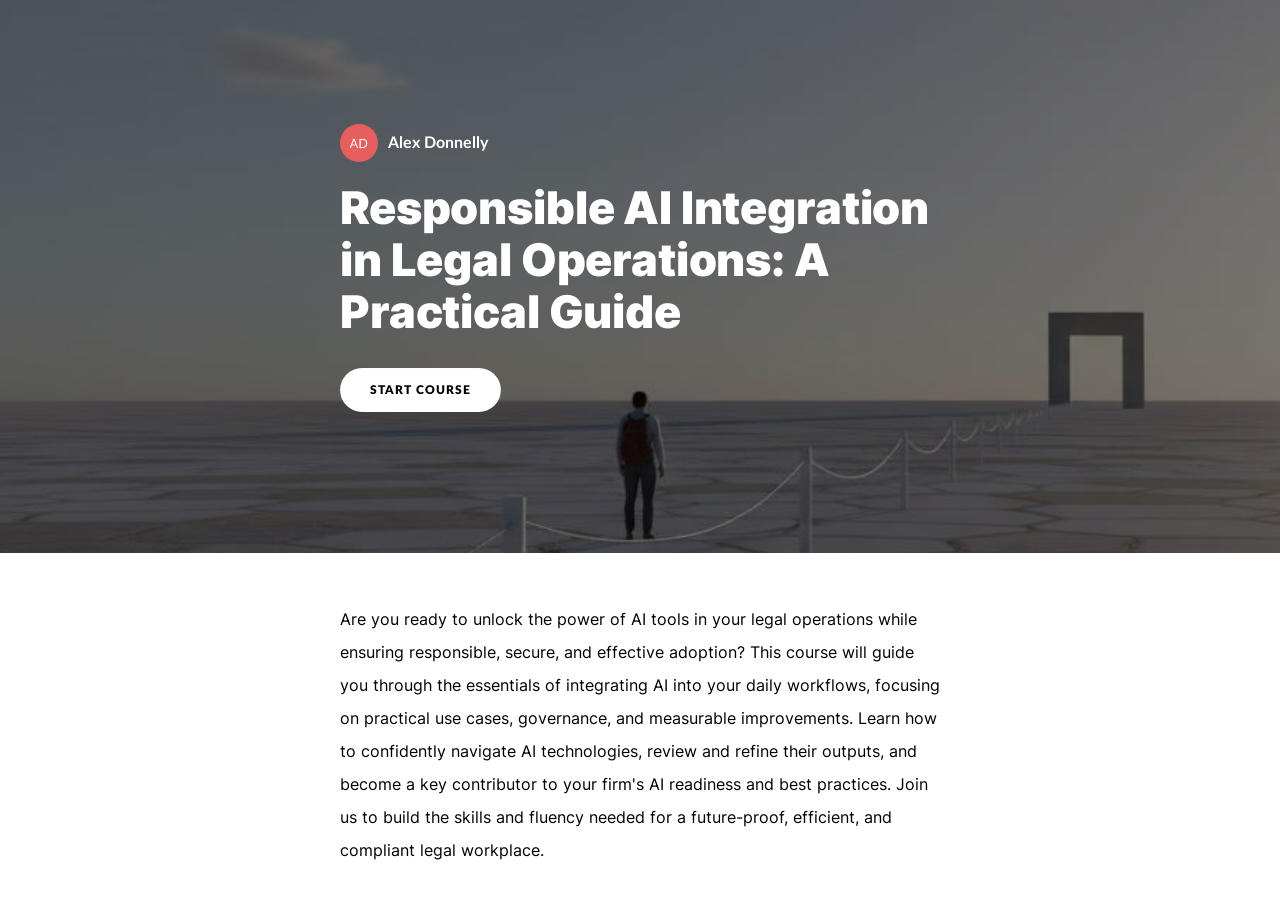
<file: training-module/index.html>
<!doctype html>
<!-- 
course package version: W77TrR9Z
rise_frontend sha: 35da8bfa7c31a659cd830facfde0ccdc5901b581
learn_distribution_frontend sha: 3cc01a2801faab66e9c0d2994afec237bb448c2e
mondrian sha: 081720ddd6843cb52c3332f7a90efa62bcc469b3
sandbox sha: 42753f3391b109fa3788c525c22880445ab48325
 -->
<html lang="en">
  <head>
    <meta charset="utf-8">
    <meta name="viewport" content="width=device-width,initial-scale=1">
    <title>Responsible AI Integration in Legal Operations: A Practical Guide</title>
    
    <script type="application/json" id="__CONFIG__">
      {"remoteManifest":{"learn_distribution_frontend":{".js":["learn_dist/entry.js"]},"mondrian":{".js":["mondrian/entry.js"]}},"assetTargetPrefixes":{"media":"assets","font":"lib/fonts"}}
    </script>
    
    <script src="lib/dist/6915d1e9.js"></script>
  </head>
  <body>
    <div id="app"></div>
    
      <script src="lib/rise/0e7c42eb.js"></script>
    
  </body>
</html>
</file>
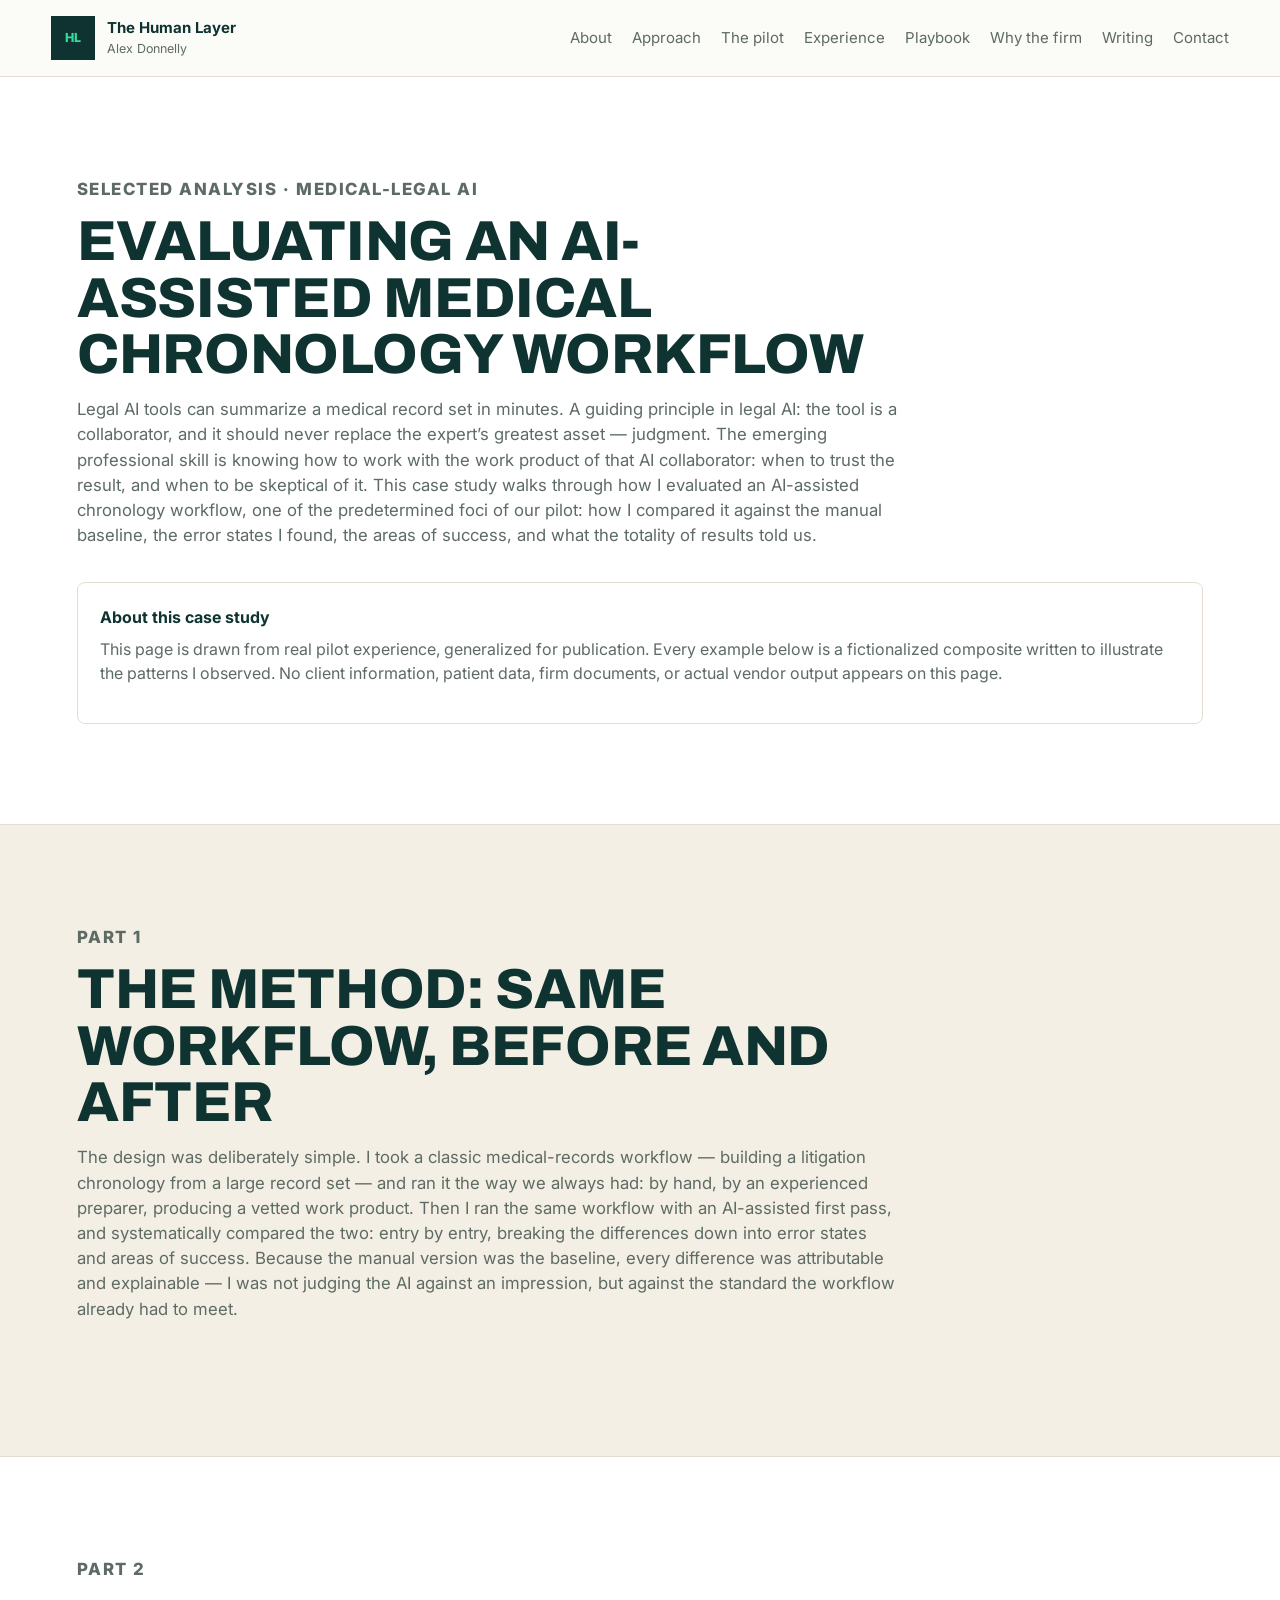
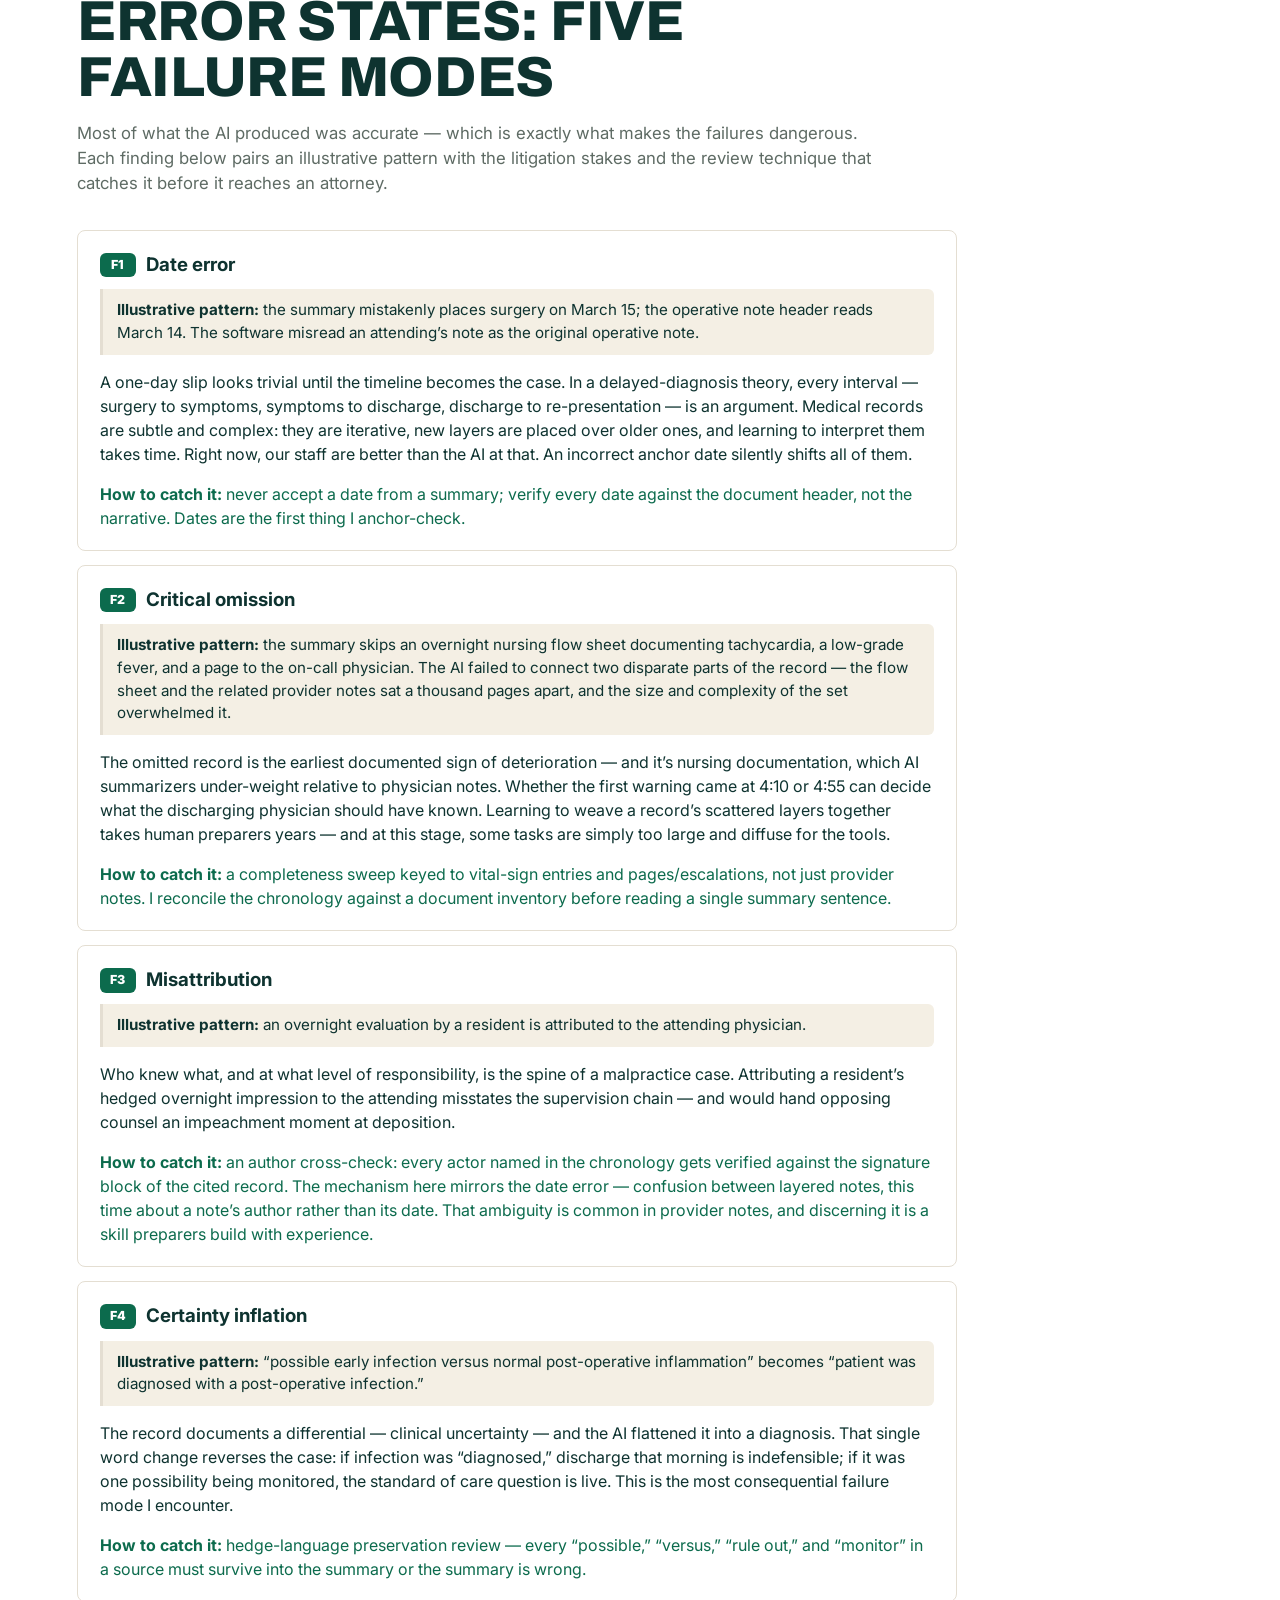
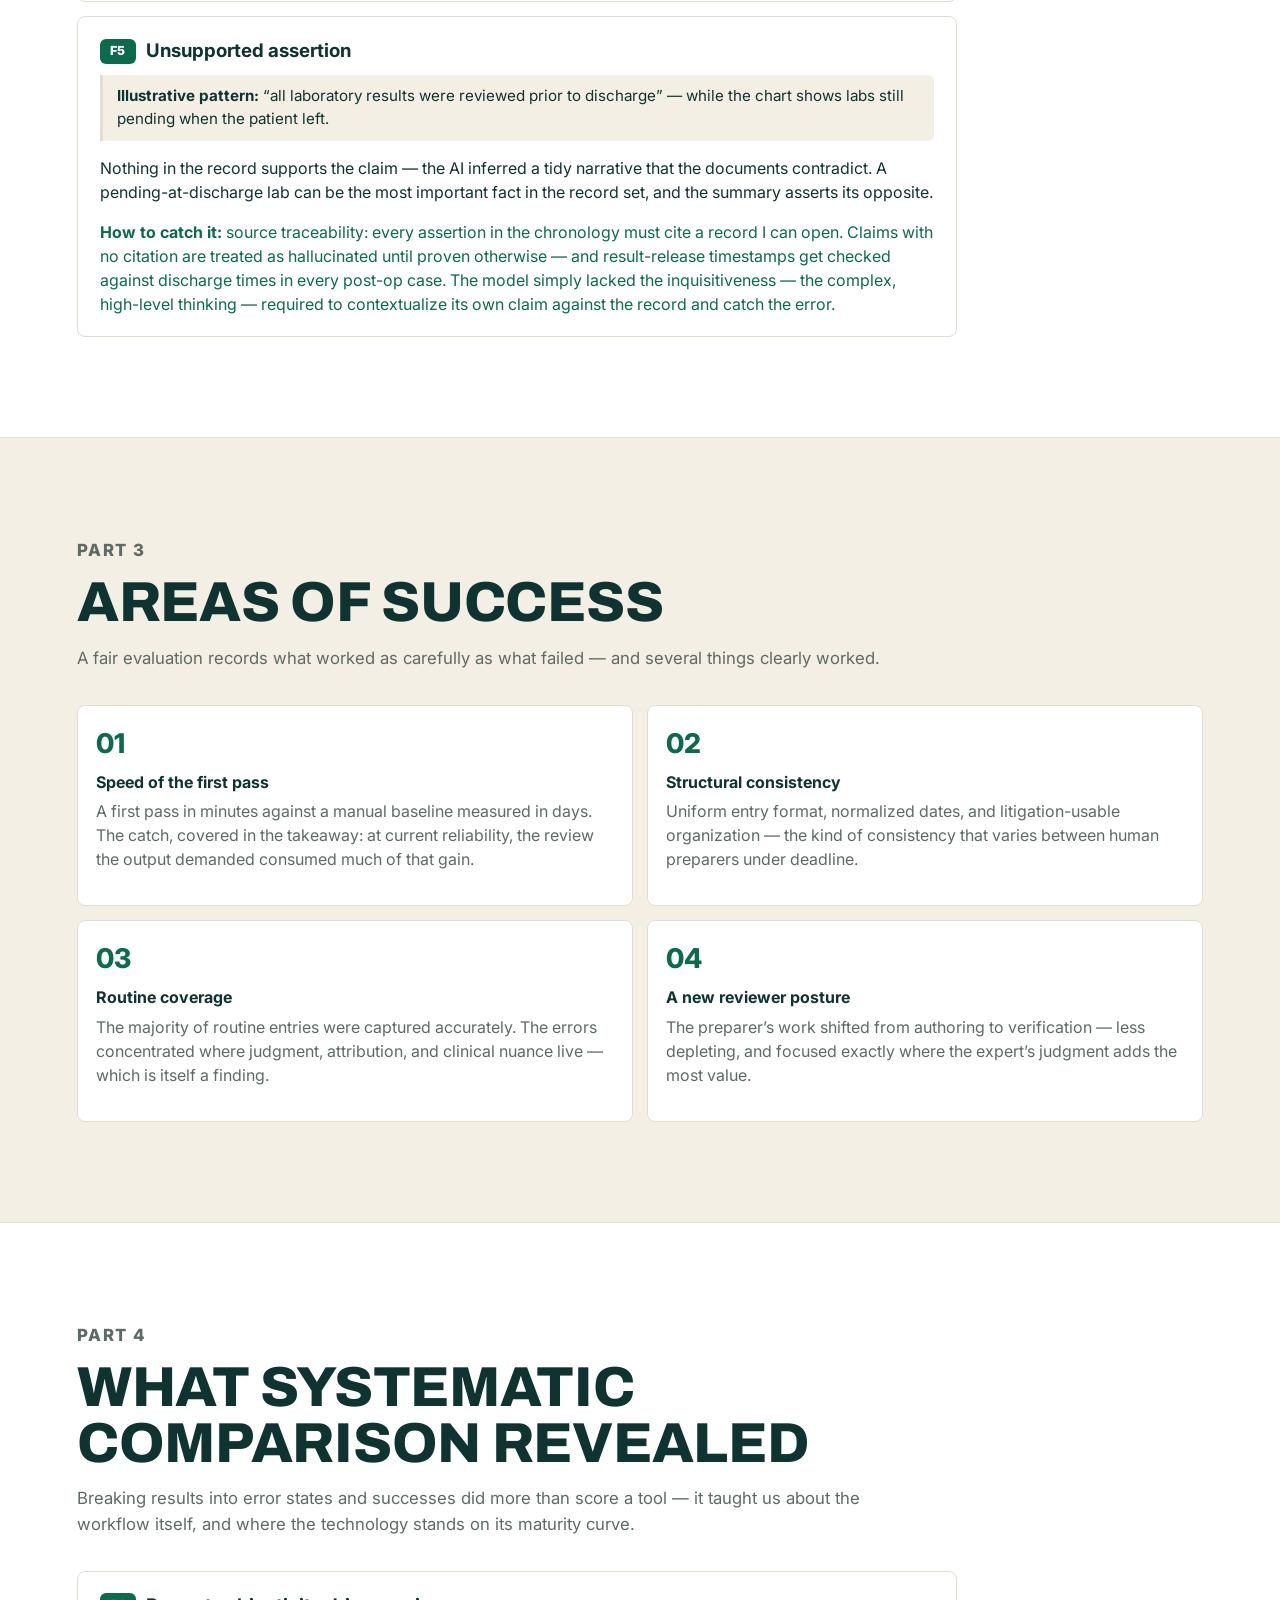
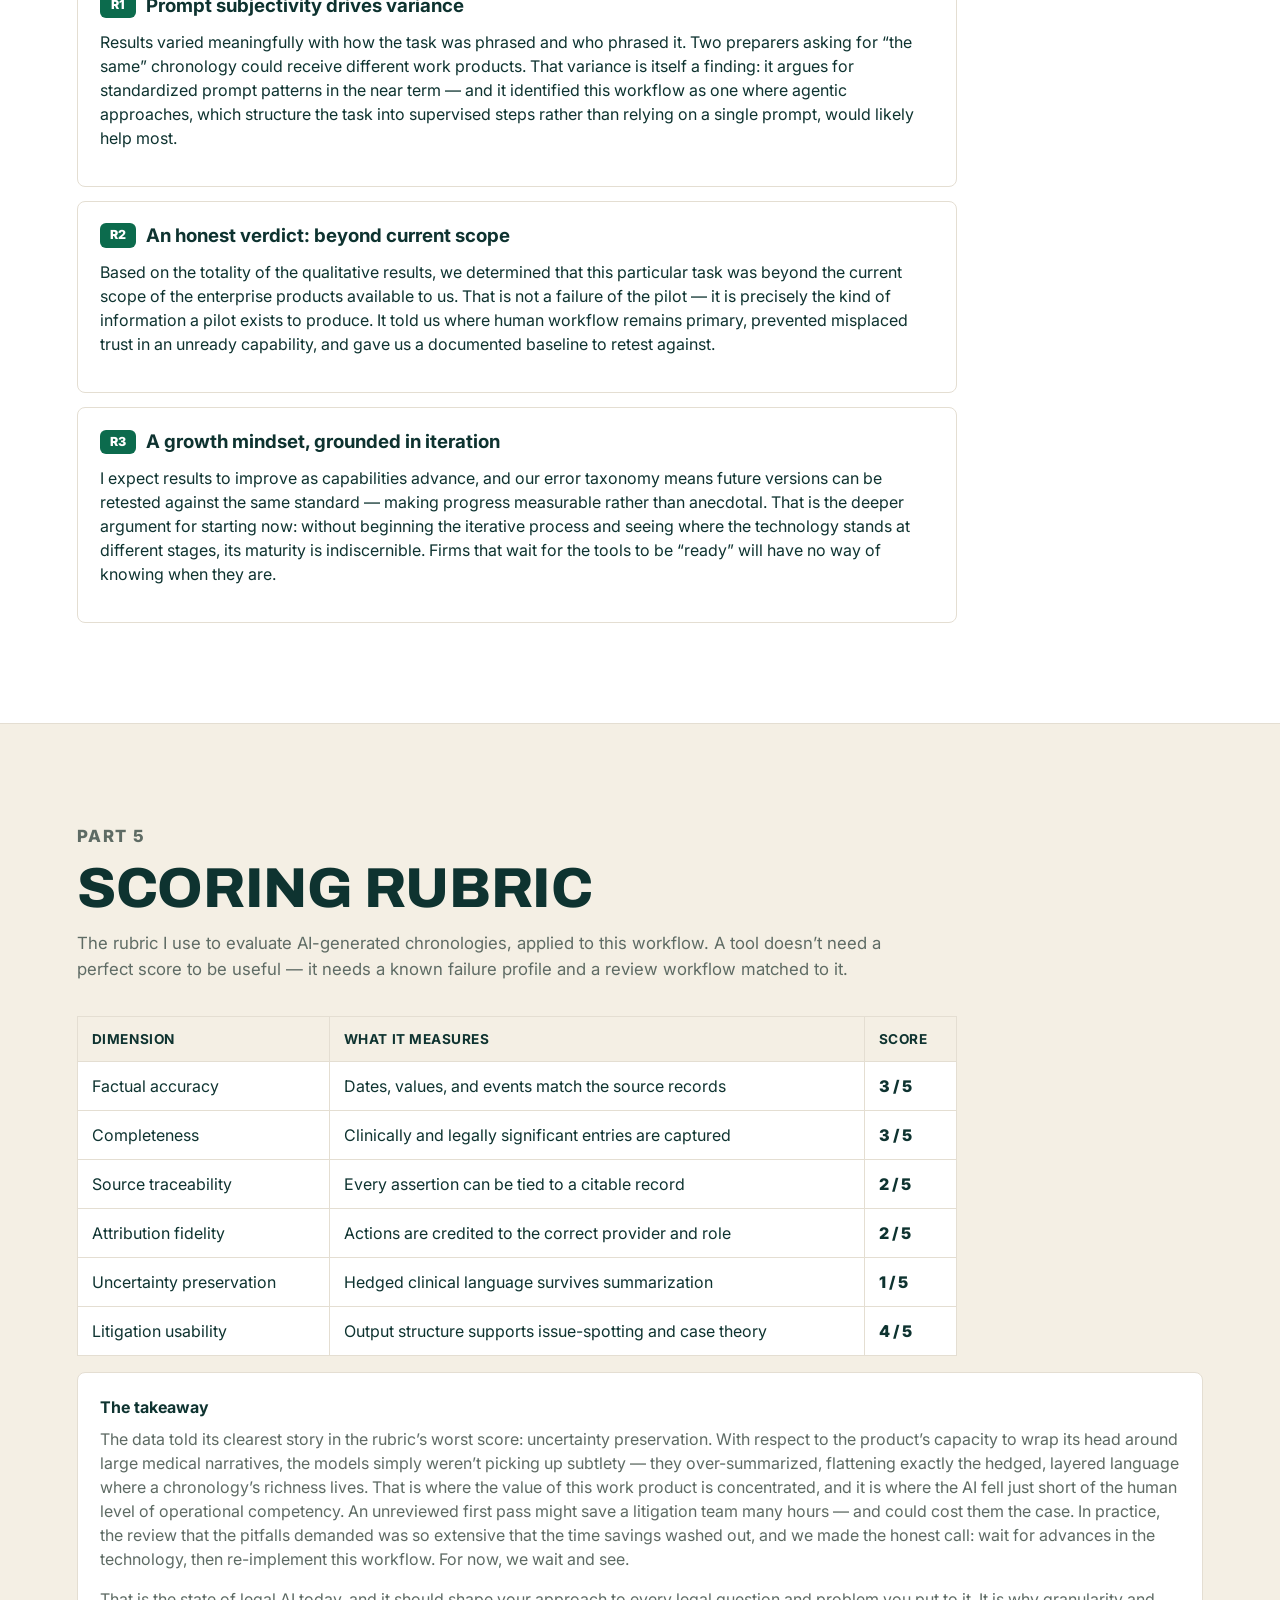
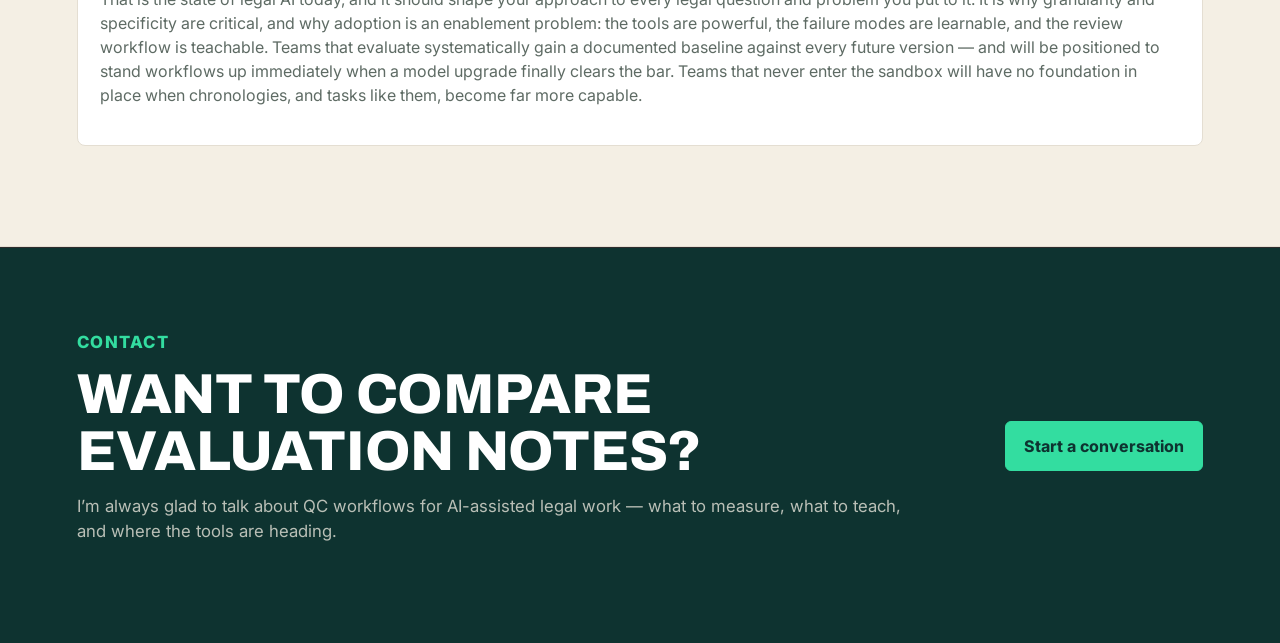
<file: chronology-analysis.html>
<!doctype html>
<html lang="en">
  <head>
    <!-- Google tag (gtag.js) -->
    <script async src="https://www.googletagmanager.com/gtag/js?id=G-5SEJFHV82K"></script>
    <script>
      window.dataLayer = window.dataLayer || [];
      function gtag(){dataLayer.push(arguments);}
      gtag('js', new Date());
      gtag('config', 'G-5SEJFHV82K');
    </script>
    <meta charset="utf-8">
    <meta name="viewport" content="width=device-width, initial-scale=1">
    <title>AI Chronology Analysis: A Worked Case Study | Alex Donnelly</title>
    <meta
      name="description"
      content="A de-identified case study: evaluating an AI-assisted medical chronology workflow against its manual baseline — failure modes, areas of success, a scoring rubric, and what systematic comparison revealed."
    >
    <link rel="icon" href="favicon.svg" type="image/svg+xml">
    <link rel="icon" href="favicon.png" sizes="48x48">
    <link rel="apple-touch-icon" href="apple-touch-icon.png">
    <link rel="preconnect" href="https://fonts.googleapis.com">
    <link rel="preconnect" href="https://fonts.gstatic.com" crossorigin>
    <link href="https://fonts.googleapis.com/css2?family=Archivo:wght@600;700;800&family=Inter:wght@400;500;600;700;800&display=swap" rel="stylesheet">
    <link rel="stylesheet" href="styles.css?v=4">
  </head>
  <body>
    <header class="site-header">
      <a class="brand" href="index.html" aria-label="The Human Layer home">
        <span class="brand-mark" aria-hidden="true">HL</span>
        <span>
          <strong>The Human Layer</strong>
          <small>Alex Donnelly</small>
        </span>
      </a>
      <nav class="nav" aria-label="Primary navigation">
        <a href="index.html#about">About</a>
        <a href="index.html#approach">Approach</a>
        <a href="index.html#pilot">The pilot</a>
        <a href="index.html#experience">Experience</a>
        <a href="index.html#playbook">Playbook</a>
        <a href="index.html#why">Why the firm</a>
        <a href="index.html#writing">Writing</a>
        <a href="index.html#contact">Contact</a>
      </nav>
    </header>

    <main id="top">
      <section class="section">
        <div class="section-heading">
          <p class="eyebrow">Selected analysis &middot; Medical-legal AI</p>
          <h2>Evaluating an AI-assisted medical chronology workflow</h2>
          <p>
            Legal AI tools can summarize a medical record set in minutes. A guiding principle in legal AI: the
            tool is a collaborator, and it should never replace the expert&rsquo;s greatest asset &mdash;
            judgment. The emerging professional skill is knowing how to work with the work product of that AI
            collaborator: when to trust the result, and when to be skeptical of it. This case study walks through
            how I evaluated an AI-assisted chronology workflow, one of the predetermined foci of our pilot: how I
            compared it against the manual baseline, the error states I found, the areas of success, and what the
            totality of results told us.
          </p>
        </div>

        <div class="project-preview" role="note">
          <strong>About this case study</strong>
          <p>
            This page is drawn from real pilot experience, generalized for publication. Every example below is a
            fictionalized composite written to illustrate the patterns I observed. No client information, patient
            data, firm documents, or actual vendor output appears on this page.
          </p>
        </div>
      </section>

      <section class="section muted">
        <div class="section-heading">
          <p class="eyebrow">Part 1</p>
          <h2>The method: same workflow, before and after</h2>
          <p>
            The design was deliberately simple. I took a classic medical-records workflow &mdash; building a
            litigation chronology from a large record set &mdash; and ran it the way we always had: by hand, by
            an experienced preparer, producing a vetted work product. Then I ran the same workflow with an
            AI-assisted first pass, and systematically compared the two: entry by entry, breaking the differences
            down into error states and areas of success. Because the manual version was the baseline, every
            difference was attributable and explainable &mdash; I was not judging the AI against an impression,
            but against the standard the workflow already had to meet.
          </p>
        </div>
      </section>

      <section class="section">
        <div class="section-heading">
          <p class="eyebrow">Part 2</p>
          <h2>Error states: five failure modes</h2>
          <p>
            Most of what the AI produced was accurate &mdash; which is exactly what makes the failures
            dangerous. Each finding below pairs an illustrative pattern with the litigation stakes and the review
            technique that catches it before it reaches an attorney.
          </p>
        </div>

        <div class="findings-list">
          <article class="finding">
            <h3><span>F1</span> Date error</h3>
            <p class="vs"><strong>Illustrative pattern:</strong> the summary mistakenly places surgery on March
            15; the operative note header reads March 14. The software misread an attending&rsquo;s note as the
            original operative note.</p>
            <p>
              A one-day slip looks trivial until the timeline becomes the case. In a delayed-diagnosis theory,
              every interval &mdash; surgery to symptoms, symptoms to discharge, discharge to re-presentation
              &mdash; is an argument. Medical records are subtle and complex: they are iterative, new layers are
              placed over older ones, and learning to interpret them takes time. Right now, our staff are better
              than the AI at that. An incorrect anchor date silently shifts all of them.
            </p>
            <p class="catch"><strong>How to catch it:</strong> never accept a date from a summary; verify every
            date against the document header, not the narrative. Dates are the first thing I anchor-check.</p>
          </article>

          <article class="finding">
            <h3><span>F2</span> Critical omission</h3>
            <p class="vs"><strong>Illustrative pattern:</strong> the summary skips an overnight nursing flow
            sheet documenting tachycardia, a low-grade fever, and a page to the on-call physician. The AI failed
            to connect two disparate parts of the record &mdash; the flow sheet and the related provider notes
            sat a thousand pages apart, and the size and complexity of the set overwhelmed it.</p>
            <p>
              The omitted record is the earliest documented sign of deterioration &mdash; and it&rsquo;s nursing
              documentation, which AI summarizers under-weight relative to physician notes. Whether the first
              warning came at 4:10 or 4:55 can decide what the discharging physician should have known. Learning
              to weave a record&rsquo;s scattered layers together takes human preparers years &mdash; and at this
              stage, some tasks are simply too large and diffuse for the tools.
            </p>
            <p class="catch"><strong>How to catch it:</strong> a completeness sweep keyed to vital-sign entries
            and pages/escalations, not just provider notes. I reconcile the chronology against a document
            inventory before reading a single summary sentence.</p>
          </article>

          <article class="finding">
            <h3><span>F3</span> Misattribution</h3>
            <p class="vs"><strong>Illustrative pattern:</strong> an overnight evaluation by a resident is
            attributed to the attending physician.</p>
            <p>
              Who knew what, and at what level of responsibility, is the spine of a malpractice case. Attributing
              a resident&rsquo;s hedged overnight impression to the attending misstates the supervision chain
              &mdash; and would hand opposing counsel an impeachment moment at deposition.
            </p>
            <p class="catch"><strong>How to catch it:</strong> an author cross-check: every actor named in the
            chronology gets verified against the signature block of the cited record. The mechanism here mirrors
            the date error &mdash; confusion between layered notes, this time about a note&rsquo;s author rather
            than its date. That ambiguity is common in provider notes, and discerning it is a skill preparers
            build with experience.</p>
          </article>

          <article class="finding">
            <h3><span>F4</span> Certainty inflation</h3>
            <p class="vs"><strong>Illustrative pattern:</strong> &ldquo;possible early infection versus normal
            post-operative inflammation&rdquo; becomes &ldquo;patient was diagnosed with a post-operative
            infection.&rdquo;</p>
            <p>
              The record documents a differential &mdash; clinical uncertainty &mdash; and the AI flattened it
              into a diagnosis. That single word change reverses the case: if infection was &ldquo;diagnosed,&rdquo;
              discharge that morning is indefensible; if it was one possibility being monitored, the standard of
              care question is live. This is the most consequential failure mode I encounter.
            </p>
            <p class="catch"><strong>How to catch it:</strong> hedge-language preservation review &mdash; every
            &ldquo;possible,&rdquo; &ldquo;versus,&rdquo; &ldquo;rule out,&rdquo; and &ldquo;monitor&rdquo; in a
            source must survive into the summary or the summary is wrong.</p>
          </article>

          <article class="finding">
            <h3><span>F5</span> Unsupported assertion</h3>
            <p class="vs"><strong>Illustrative pattern:</strong> &ldquo;all laboratory results were reviewed
            prior to discharge&rdquo; &mdash; while the chart shows labs still pending when the patient left.</p>
            <p>
              Nothing in the record supports the claim &mdash; the AI inferred a tidy narrative that the
              documents contradict. A pending-at-discharge lab can be the most important fact in the record set,
              and the summary asserts its opposite.
            </p>
            <p class="catch"><strong>How to catch it:</strong> source traceability: every assertion in the
            chronology must cite a record I can open. Claims with no citation are treated as hallucinated until
            proven otherwise &mdash; and result-release timestamps get checked against discharge times in every
            post-op case. The model simply lacked the inquisitiveness &mdash; the complex, high-level thinking
            &mdash; required to contextualize its own claim against the record and catch the error.</p>
          </article>
        </div>
      </section>

      <section class="section muted">
        <div class="section-heading">
          <p class="eyebrow">Part 3</p>
          <h2>Areas of success</h2>
          <p>
            A fair evaluation records what worked as carefully as what failed &mdash; and several things clearly
            worked.
          </p>
        </div>

        <div class="enablement-cards">
          <article>
            <span>01</span>
            <h4>Speed of the first pass</h4>
            <p>A first pass in minutes against a manual baseline measured in days. The catch, covered in the
            takeaway: at current reliability, the review the output demanded consumed much of that gain.</p>
          </article>
          <article>
            <span>02</span>
            <h4>Structural consistency</h4>
            <p>Uniform entry format, normalized dates, and litigation-usable organization &mdash; the kind of
            consistency that varies between human preparers under deadline.</p>
          </article>
          <article>
            <span>03</span>
            <h4>Routine coverage</h4>
            <p>The majority of routine entries were captured accurately. The errors concentrated where judgment,
            attribution, and clinical nuance live &mdash; which is itself a finding.</p>
          </article>
          <article>
            <span>04</span>
            <h4>A new reviewer posture</h4>
            <p>The preparer&rsquo;s work shifted from authoring to verification &mdash; less depleting, and
            focused exactly where the expert&rsquo;s judgment adds the most value.</p>
          </article>
        </div>
      </section>

      <section class="section">
        <div class="section-heading">
          <p class="eyebrow">Part 4</p>
          <h2>What systematic comparison revealed</h2>
          <p>
            Breaking results into error states and successes did more than score a tool &mdash; it taught us
            about the workflow itself, and where the technology stands on its maturity curve.
          </p>
        </div>

        <div class="findings-list">
          <article class="finding">
            <h3><span>R1</span> Prompt subjectivity drives variance</h3>
            <p>
              Results varied meaningfully with how the task was phrased and who phrased it. Two preparers asking
              for &ldquo;the same&rdquo; chronology could receive different work products. That variance is itself
              a finding: it argues for standardized prompt patterns in the near term &mdash; and it identified
              this workflow as one where agentic approaches, which structure the task into supervised steps rather
              than relying on a single prompt, would likely help most.
            </p>
          </article>
          <article class="finding">
            <h3><span>R2</span> An honest verdict: beyond current scope</h3>
            <p>
              Based on the totality of the qualitative results, we determined that this particular task was
              beyond the current scope of the enterprise products available to us. That is not a failure of the
              pilot &mdash; it is precisely the kind of information a pilot exists to produce. It told us where
              human workflow remains primary, prevented misplaced trust in an unready capability, and gave us a
              documented baseline to retest against.
            </p>
          </article>
          <article class="finding">
            <h3><span>R3</span> A growth mindset, grounded in iteration</h3>
            <p>
              I expect results to improve as capabilities advance, and our error taxonomy means future versions
              can be retested against the same standard &mdash; making progress measurable rather than anecdotal.
              That is the deeper argument for starting now: without beginning the iterative process and seeing
              where the technology stands at different stages, its maturity is indiscernible. Firms that wait for
              the tools to be &ldquo;ready&rdquo; will have no way of knowing when they are.
            </p>
          </article>
        </div>
      </section>

      <section class="section muted">
        <div class="section-heading">
          <p class="eyebrow">Part 5</p>
          <h2>Scoring rubric</h2>
          <p>
            The rubric I use to evaluate AI-generated chronologies, applied to this workflow. A tool doesn&rsquo;t
            need a perfect score to be useful &mdash; it needs a known failure profile and a review workflow
            matched to it.
          </p>
        </div>

        <table class="rubric">
          <thead>
            <tr><th>Dimension</th><th>What it measures</th><th>Score</th></tr>
          </thead>
          <tbody>
            <tr><td>Factual accuracy</td><td>Dates, values, and events match the source records</td><td>3 / 5</td></tr>
            <tr><td>Completeness</td><td>Clinically and legally significant entries are captured</td><td>3 / 5</td></tr>
            <tr><td>Source traceability</td><td>Every assertion can be tied to a citable record</td><td>2 / 5</td></tr>
            <tr><td>Attribution fidelity</td><td>Actions are credited to the correct provider and role</td><td>2 / 5</td></tr>
            <tr><td>Uncertainty preservation</td><td>Hedged clinical language survives summarization</td><td>1 / 5</td></tr>
            <tr><td>Litigation usability</td><td>Output structure supports issue-spotting and case theory</td><td>4 / 5</td></tr>
          </tbody>
        </table>

        <div class="project-preview" role="note">
          <strong>The takeaway</strong>
          <p>
            The data told its clearest story in the rubric&rsquo;s worst score: uncertainty preservation. With
            respect to the product&rsquo;s capacity to wrap its head around large medical narratives, the models
            simply weren&rsquo;t picking up subtlety &mdash; they over-summarized, flattening exactly the hedged,
            layered language where a chronology&rsquo;s richness lives. That is where the value of this work
            product is concentrated, and it is where the AI fell just short of the human level of operational
            competency. An unreviewed first pass might save a litigation team many hours &mdash; and could cost
            them the case. In practice, the review that the pitfalls demanded was so extensive that the time
            savings washed out, and we made the honest call: wait for advances in the technology, then
            re-implement this workflow. For now, we wait and see.
          </p>
          <p>
            That is the state of legal AI today, and it should shape your approach to every legal question and
            problem you put to it. It is why granularity and specificity are critical, and why adoption is an
            enablement problem: the tools are powerful, the failure modes are learnable, and the review workflow
            is teachable. Teams that evaluate systematically gain a documented baseline against every future
            version &mdash; and will be positioned to stand workflows up immediately when a model upgrade finally
            clears the bar. Teams that never enter the sandbox will have no foundation in place when chronologies,
            and tasks like them, become far more capable.
          </p>
        </div>
      </section>

      <section class="contact-section">
        <div>
          <p class="eyebrow">Contact</p>
          <h2>Want to compare evaluation notes?</h2>
          <p>
            I&rsquo;m always glad to talk about QC workflows for AI-assisted legal work &mdash; what to measure,
            what to teach, and where the tools are heading.
          </p>
        </div>
        <a class="button primary" href="mailto:a.james.donnelly@gmail.com">Start a conversation</a>
      </section>
    </main>
  </body>
</html>
</file>
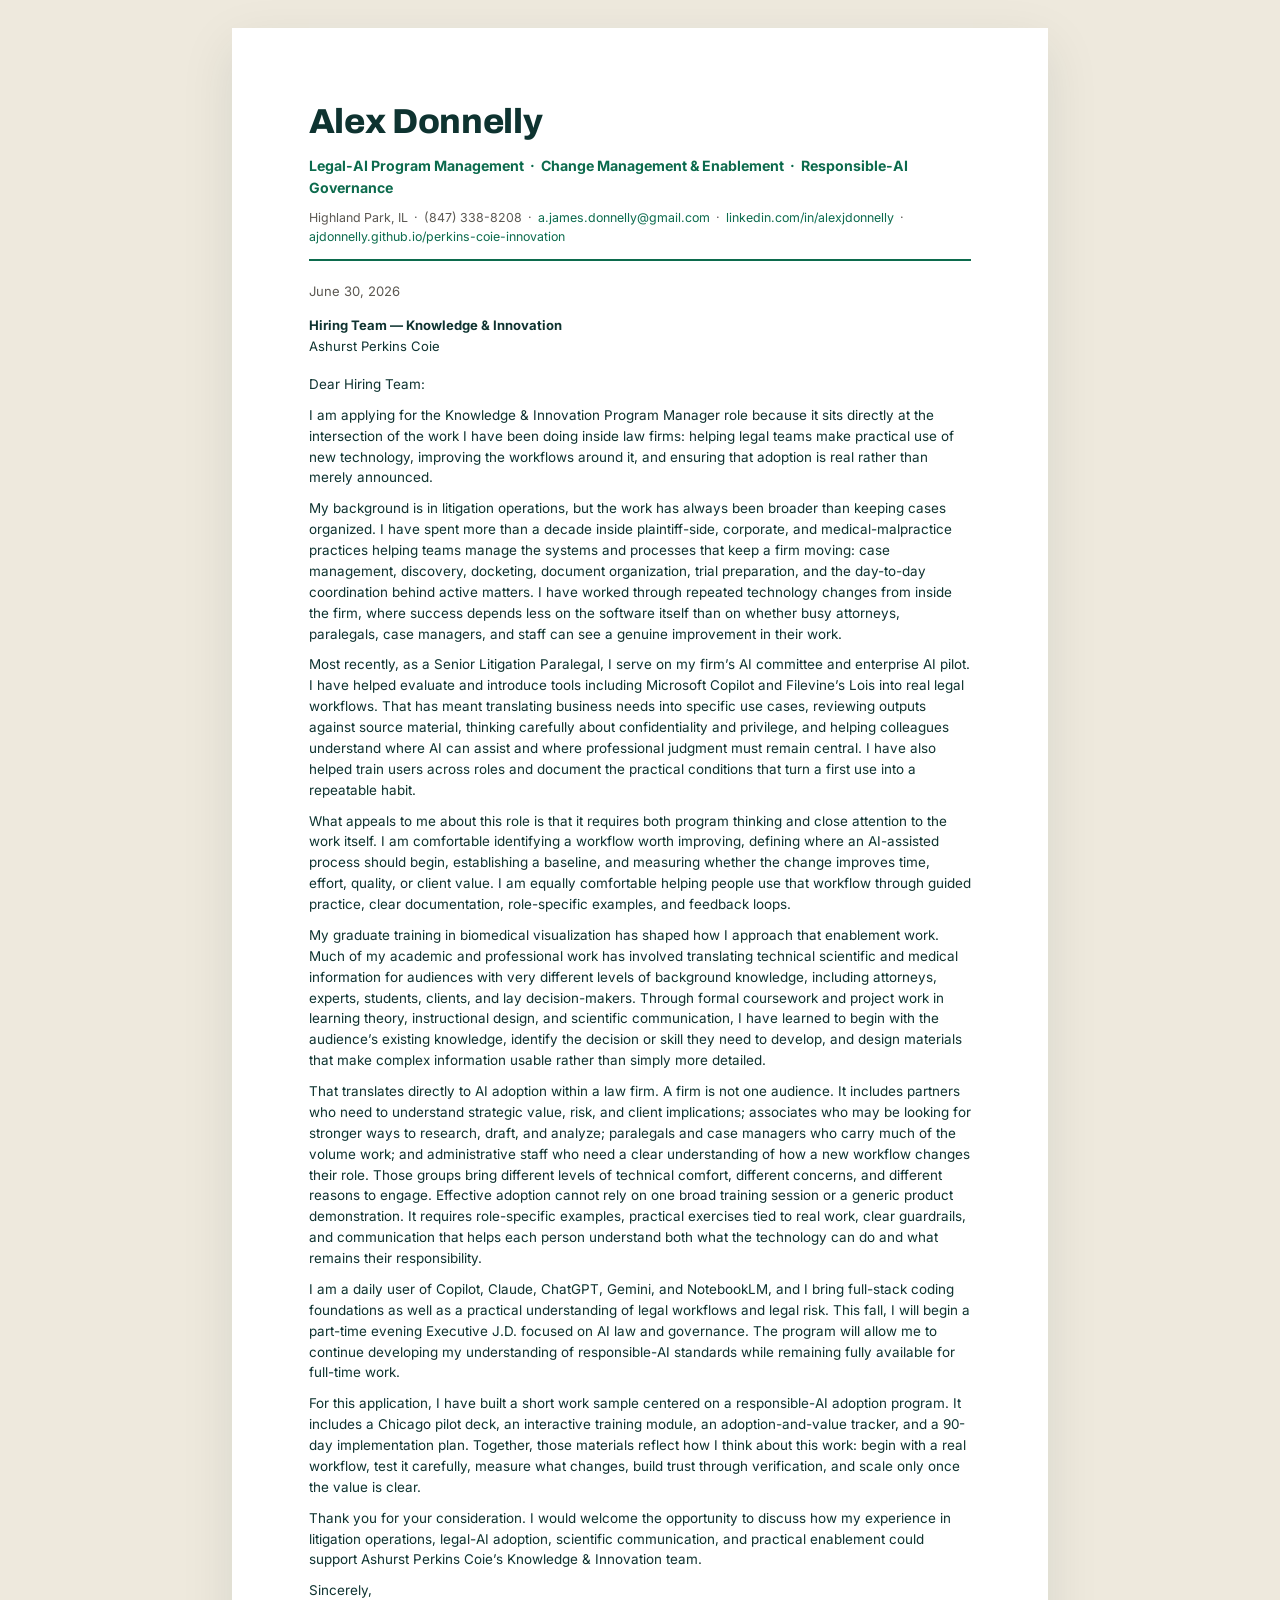
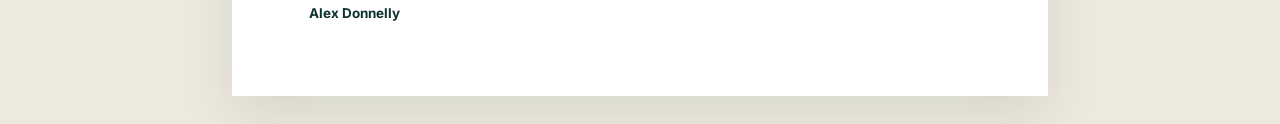
<file: cover-letter.html>
<!doctype html>
<html lang="en">
<head>
<meta charset="utf-8">
<meta name="viewport" content="width=device-width, initial-scale=1">
<title>Alex Donnelly — Cover Letter · Knowledge &amp; Innovation Program Manager</title>
<link rel="icon" href="favicon.svg" type="image/svg+xml">
<link rel="preconnect" href="https://fonts.googleapis.com">
<link rel="preconnect" href="https://fonts.gstatic.com" crossorigin>
<link href="https://fonts.googleapis.com/css2?family=Archivo:wght@700;800&family=Inter:wght@400;500;600;700;800&display=swap" rel="stylesheet">
<style>
  :root { --ink:#0e3330; --muted:#5b5852; --line:#d9d3c8; --accent:#0c6b4d; --paper:#ffffff; }
  * { box-sizing: border-box; }
  html, body { margin:0; padding:0; background:#eee9dd; color:var(--ink);
    font-family: Inter, ui-sans-serif, system-ui, -apple-system, "Segoe UI", Arial, sans-serif; line-height:1.55; }
  .sheet { max-width: 8.5in; margin: 28px auto; background: var(--paper); padding: 0.7in 0.8in 0.65in;
    box-shadow: 0 18px 50px rgba(14,51,48,0.10); }
  .name { margin:0; font-family:"Archivo", Inter, sans-serif; font-weight:800; font-size:26pt;
    letter-spacing:-0.01em; color:var(--ink); }
  .title-line { margin:6px 0 0; color:var(--accent); font-weight:700; font-size:10.6pt; }
  .contact { margin:9px 0 0; padding-bottom:13px; border-bottom:2px solid var(--accent);
    color:var(--muted); font-size:9.3pt; }
  .contact a { color:var(--accent); text-decoration:none; }
  .meta { margin:20px 0 0; font-size:9.8pt; }
  .meta .date { color:var(--muted); }
  .meta .to { margin-top:14px; }
  .meta .to strong { display:block; color:var(--ink); }
  .body p { margin:0 0 10px; font-size:10.1pt; }
  .sign { margin-top:16px; }
  .sign strong { display:block; margin-top:2px; }
  @page { size: letter; margin: 0.6in;
    @bottom-left { content: "Alex Donnelly \2014 Cover Letter \2014 K&I Program Manager"; font-family: Inter, Arial, sans-serif; font-size: 7.5pt; color: #8a857c; }
    @bottom-right { content: "Page " counter(page) " of " counter(pages); font-family: Inter, Arial, sans-serif; font-size: 7.5pt; color: #8a857c; }
  }
  @media print {
    html, body { background:#fff; -webkit-print-color-adjust:exact; print-color-adjust:exact; }
    .sheet { box-shadow:none; margin:0; max-width:none; padding:0; }
    .body p { orphans: 3; widows: 3; }
  }
</style>
</head>
<body>
  <div class="sheet">
    <h1 class="name">Alex Donnelly</h1>
    <p class="title-line">Legal-AI Program Management &nbsp;·&nbsp; Change Management &amp; Enablement &nbsp;·&nbsp; Responsible-AI Governance</p>
    <p class="contact">
      Highland Park, IL &nbsp;·&nbsp; (847) 338-8208 &nbsp;·&nbsp;
      <a href="mailto:a.james.donnelly@gmail.com">a.james.donnelly@gmail.com</a> &nbsp;·&nbsp;
      <a href="https://www.linkedin.com/in/alexjdonnelly">linkedin.com/in/alexjdonnelly</a> &nbsp;·&nbsp;
      <a href="https://ajdonnelly.github.io/perkins-coie-innovation/">ajdonnelly.github.io/perkins-coie-innovation</a>
    </p>

    <div class="meta">
      <div class="date">June 30, 2026</div>
      <div class="to">
        <strong>Hiring Team — Knowledge &amp; Innovation</strong>
        Ashurst Perkins Coie
      </div>
    </div>

    <div class="body" style="margin-top:18px;">
      <p>Dear Hiring Team:</p>
      <p>
        I am applying for the Knowledge &amp; Innovation Program Manager role because it sits directly at the
        intersection of the work I have been doing inside law firms: helping legal teams make practical use of
        new technology, improving the workflows around it, and ensuring that adoption is real rather than merely
        announced.
      </p>
      <p>
        My background is in litigation operations, but the work has always been broader than keeping cases
        organized. I have spent more than a decade inside plaintiff-side, corporate, and medical-malpractice
        practices helping teams manage the systems and processes that keep a firm moving: case management,
        discovery, docketing, document organization, trial preparation, and the day-to-day coordination behind
        active matters. I have worked through repeated technology changes from inside the firm, where success
        depends less on the software itself than on whether busy attorneys, paralegals, case managers, and staff
        can see a genuine improvement in their work.
      </p>
      <p>
        Most recently, as a Senior Litigation Paralegal, I serve on my firm&rsquo;s AI committee and enterprise
        AI pilot. I have helped evaluate and introduce tools including Microsoft Copilot and Filevine&rsquo;s
        Lois into real legal workflows. That has meant translating business needs into specific use cases,
        reviewing outputs against source material, thinking carefully about confidentiality and privilege, and
        helping colleagues understand where AI can assist and where professional judgment must remain central. I
        have also helped train users across roles and document the practical conditions that turn a first use
        into a repeatable habit.
      </p>
      <p>
        What appeals to me about this role is that it requires both program thinking and close attention to the
        work itself. I am comfortable identifying a workflow worth improving, defining where an AI-assisted
        process should begin, establishing a baseline, and measuring whether the change improves time, effort,
        quality, or client value. I am equally comfortable helping people use that workflow through guided
        practice, clear documentation, role-specific examples, and feedback loops.
      </p>
      <p>
        My graduate training in biomedical visualization has shaped how I approach that enablement work. Much of
        my academic and professional work has involved translating technical scientific and medical information
        for audiences with very different levels of background knowledge, including attorneys, experts, students,
        clients, and lay decision-makers. Through formal coursework and project work in learning theory,
        instructional design, and scientific communication, I have learned to begin with the audience&rsquo;s
        existing knowledge, identify the decision or skill they need to develop, and design materials that make
        complex information usable rather than simply more detailed.
      </p>
      <p>
        That translates directly to AI adoption within a law firm. A firm is not one audience. It includes
        partners who need to understand strategic value, risk, and client implications; associates who may be
        looking for stronger ways to research, draft, and analyze; paralegals and case managers who carry much
        of the volume work; and administrative staff who need a clear understanding of how a new workflow changes
        their role. Those groups bring different levels of technical comfort, different concerns, and different
        reasons to engage. Effective adoption cannot rely on one broad training session or a generic product
        demonstration. It requires role-specific examples, practical exercises tied to real work, clear
        guardrails, and communication that helps each person understand both what the technology can do and what
        remains their responsibility.
      </p>
      <p>
        I am a daily user of Copilot, Claude, ChatGPT, Gemini, and NotebookLM, and I bring full-stack coding
        foundations as well as a practical understanding of legal workflows and legal risk. This fall, I will
        begin a part-time evening Executive J.D. focused on AI law and governance. The program will allow me to
        continue developing my understanding of responsible-AI standards while remaining fully available for
        full-time work.
      </p>
      <p>
        For this application, I have built a short work sample centered on a responsible-AI adoption program. It
        includes a Chicago pilot deck, an interactive training module, an adoption-and-value tracker, and a
        90-day implementation plan. Together, those materials reflect how I think about this work: begin with a
        real workflow, test it carefully, measure what changes, build trust through verification, and scale only
        once the value is clear.
      </p>
      <p>
        Thank you for your consideration. I would welcome the opportunity to discuss how my experience in
        litigation operations, legal-AI adoption, scientific communication, and practical enablement could
        support Ashurst Perkins Coie&rsquo;s Knowledge &amp; Innovation team.
      </p>
      <p class="sign">Sincerely,<strong>Alex Donnelly</strong></p>
    </div>
  </div>
</body>
</html>
</file>
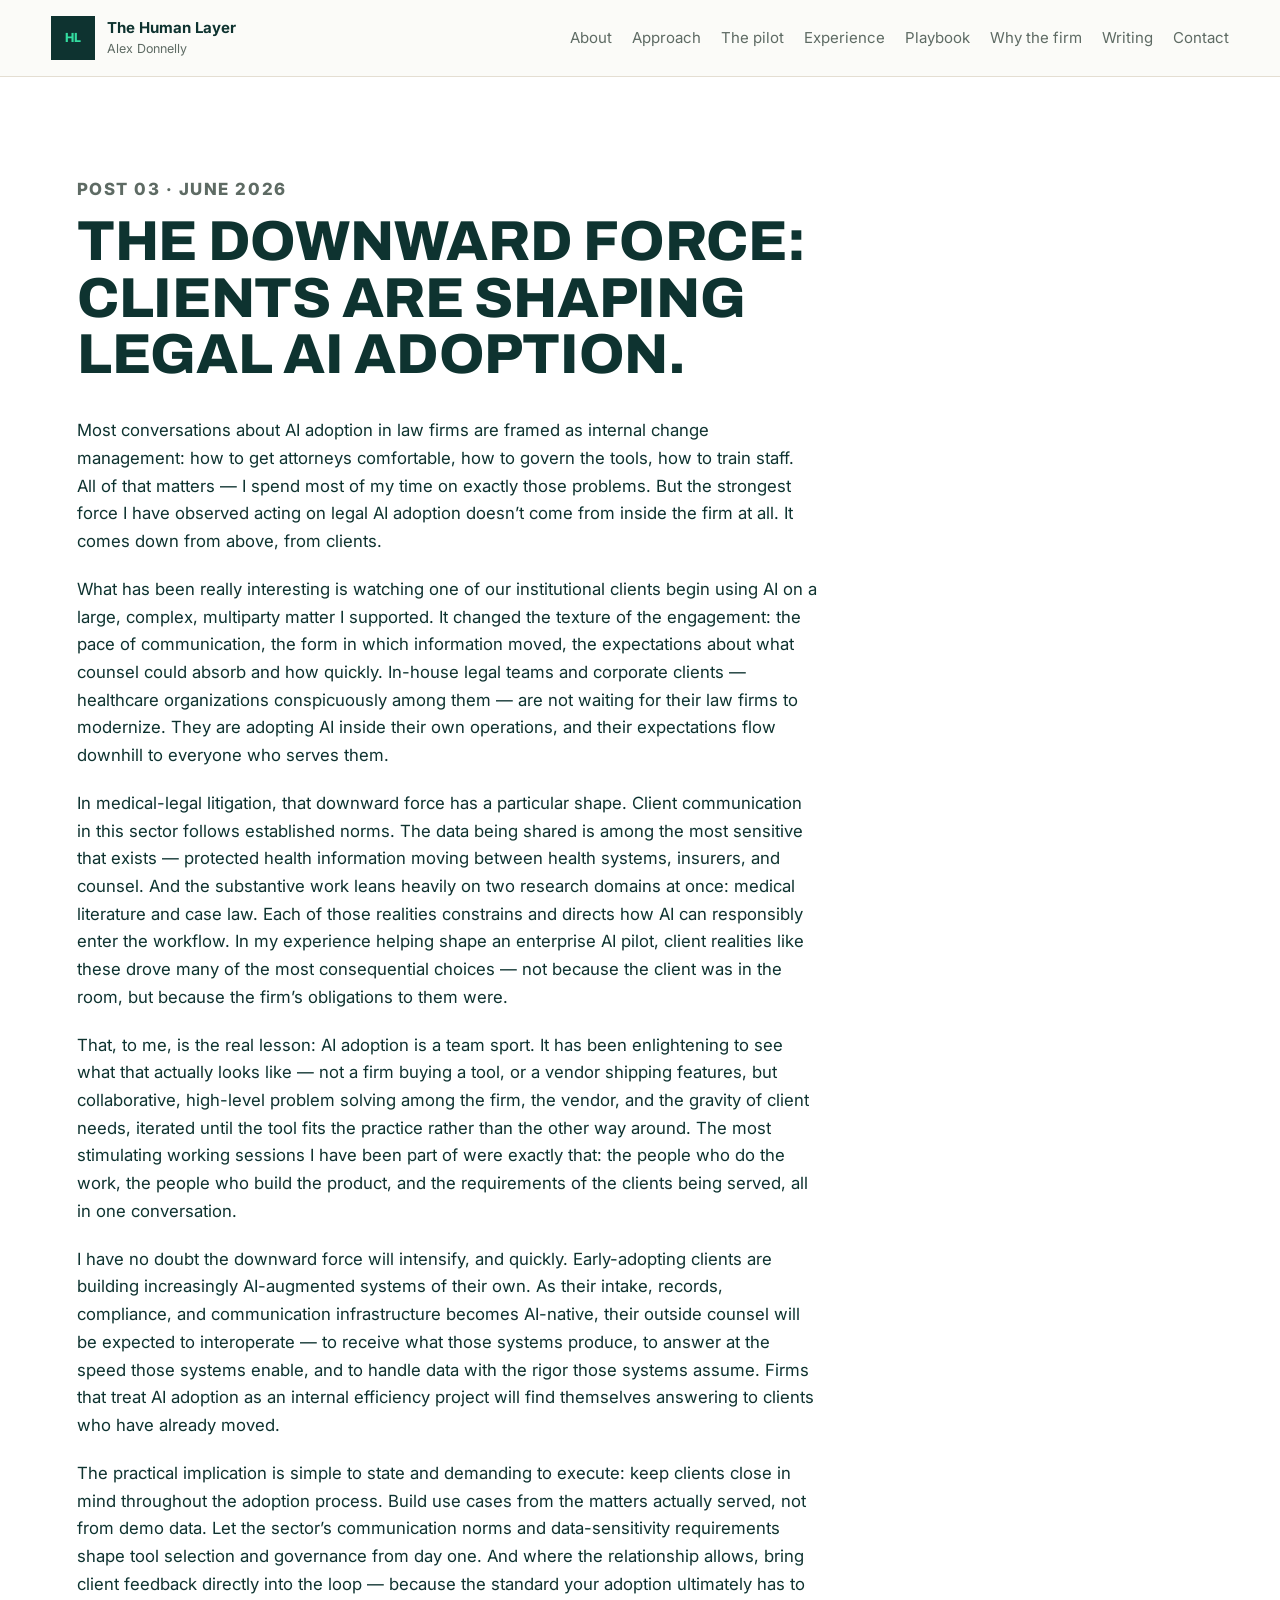
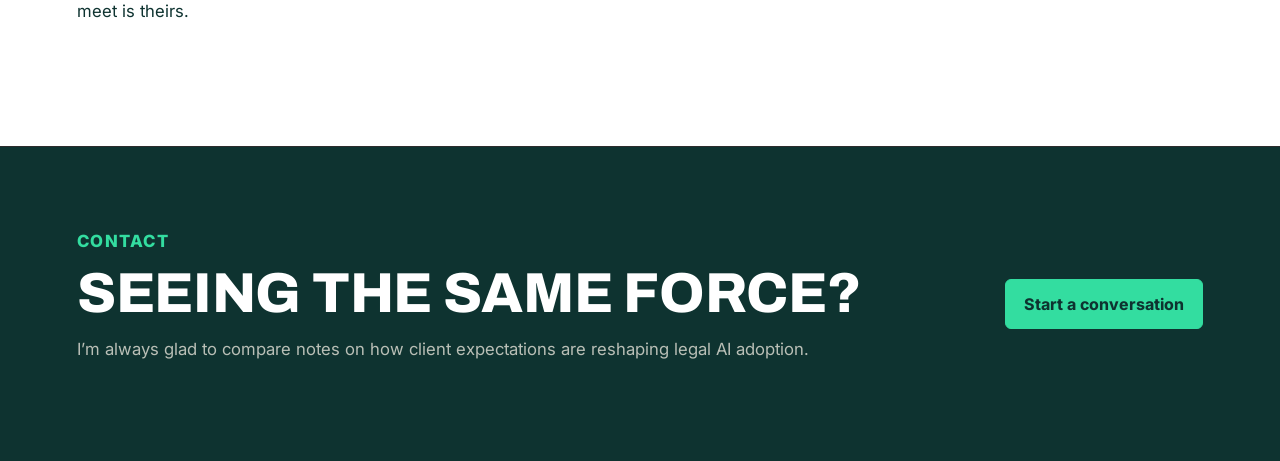
<file: downward-force.html>
<!doctype html>
<html lang="en">
  <head>
    <!-- Google tag (gtag.js) -->
    <script async src="https://www.googletagmanager.com/gtag/js?id=G-5SEJFHV82K"></script>
    <script>
      window.dataLayer = window.dataLayer || [];
      function gtag(){dataLayer.push(arguments);}
      gtag('js', new Date());
      gtag('config', 'G-5SEJFHV82K');
    </script>
    <meta charset="utf-8">
    <meta name="viewport" content="width=device-width, initial-scale=1">
    <title>The Downward Force: Clients Are Shaping Legal AI Adoption | Alex Donnelly</title>
    <meta
      name="description"
      content="The strongest force on legal AI adoption comes from clients. Why their expectations should shape a firm's tools, governance, and rollout from day one."
    >
    <link rel="icon" href="favicon.svg" type="image/svg+xml">
    <link rel="icon" href="favicon.png" sizes="48x48">
    <link rel="apple-touch-icon" href="apple-touch-icon.png">
    <link rel="preconnect" href="https://fonts.googleapis.com">
    <link rel="preconnect" href="https://fonts.gstatic.com" crossorigin>
    <link href="https://fonts.googleapis.com/css2?family=Archivo:wght@600;700;800&family=Inter:wght@400;500;600;700;800&display=swap" rel="stylesheet">
    <link rel="stylesheet" href="styles.css?v=4">
  </head>
  <body>
    <header class="site-header">
      <a class="brand" href="index.html" aria-label="The Human Layer home">
        <span class="brand-mark" aria-hidden="true">HL</span>
        <span>
          <strong>The Human Layer</strong>
          <small>Alex Donnelly</small>
        </span>
      </a>
      <nav class="nav" aria-label="Primary navigation">
        <a href="index.html#about">About</a>
        <a href="index.html#approach">Approach</a>
        <a href="index.html#pilot">The pilot</a>
        <a href="index.html#experience">Experience</a>
        <a href="index.html#playbook">Playbook</a>
        <a href="index.html#why">Why the firm</a>
        <a href="index.html#writing">Writing</a>
        <a href="index.html#contact">Contact</a>
      </nav>
    </header>

    <main id="top">
      <section class="section">
        <div class="section-heading">
          <p class="eyebrow">Post 03 &middot; June 2026</p>
          <h2>The downward force: clients are shaping legal AI adoption.</h2>
        </div>

        <div class="post-body">
          <p>
            Most conversations about AI adoption in law firms are framed as internal change management: how to
            get attorneys comfortable, how to govern the tools, how to train staff. All of that matters &mdash;
            I spend most of my time on exactly those problems. But the strongest force I have observed acting on
            legal AI adoption doesn&rsquo;t come from inside the firm at all. It comes down from above, from
            clients.
          </p>
          <p>
            What has been really interesting is watching one of our institutional clients begin using AI on a
            large, complex, multiparty matter I supported. It changed the texture of the engagement: the pace of
            communication, the form in which information moved, the expectations about what counsel could absorb
            and how quickly. In-house legal teams and corporate clients &mdash; healthcare organizations
            conspicuously among them &mdash; are not waiting for their law firms to modernize. They are adopting
            AI inside their own operations, and their expectations flow downhill to everyone who serves them.
          </p>
          <p>
            In medical-legal litigation, that downward force has a particular shape. Client communication in this
            sector follows established norms. The data being shared is among the most sensitive that exists
            &mdash; protected health information moving between health systems, insurers, and counsel. And the
            substantive work leans heavily on two research domains at once: medical literature and case law. Each
            of those realities constrains and directs how AI can responsibly enter the workflow. In my experience
            helping shape an enterprise AI pilot, client realities like these drove many of the most
            consequential choices &mdash; not because the client was in the room, but because the firm&rsquo;s
            obligations to them were.
          </p>
          <p>
            That, to me, is the real lesson: AI adoption is a team sport. It has been enlightening to see what
            that actually looks like &mdash; not a firm buying a tool, or a vendor shipping features, but
            collaborative, high-level problem solving among the firm, the vendor, and the gravity of client
            needs, iterated until the tool fits the practice rather than the other way around. The most
            stimulating working sessions I have been part of were exactly that: the people who do the work, the
            people who build the product, and the requirements of the clients being served, all in one
            conversation.
          </p>
          <p>
            I have no doubt the downward force will intensify, and quickly. Early-adopting clients are building
            increasingly AI-augmented systems of their own. As their intake, records, compliance, and
            communication infrastructure becomes AI-native, their outside counsel will be expected to
            interoperate &mdash; to receive what those systems produce, to answer at the speed those systems
            enable, and to handle data with the rigor those systems assume. Firms that treat AI adoption as an
            internal efficiency project will find themselves answering to clients who have already moved.
          </p>
          <p>
            The practical implication is simple to state and demanding to execute: keep clients close in mind
            throughout the adoption process. Build use cases from the matters actually served, not from demo
            data. Let the sector&rsquo;s communication norms and data-sensitivity requirements shape tool
            selection and governance from day one. And where the relationship allows, bring client feedback
            directly into the loop &mdash; because the standard your adoption ultimately has to meet is theirs.
          </p>
        </div>
      </section>

      <section class="contact-section">
        <div>
          <p class="eyebrow">Contact</p>
          <h2>Seeing the same force?</h2>
          <p>
            I&rsquo;m always glad to compare notes on how client expectations are reshaping legal AI adoption.
          </p>
        </div>
        <a class="button primary" href="mailto:a.james.donnelly@gmail.com">Start a conversation</a>
      </section>
    </main>
  </body>
</html>
</file>
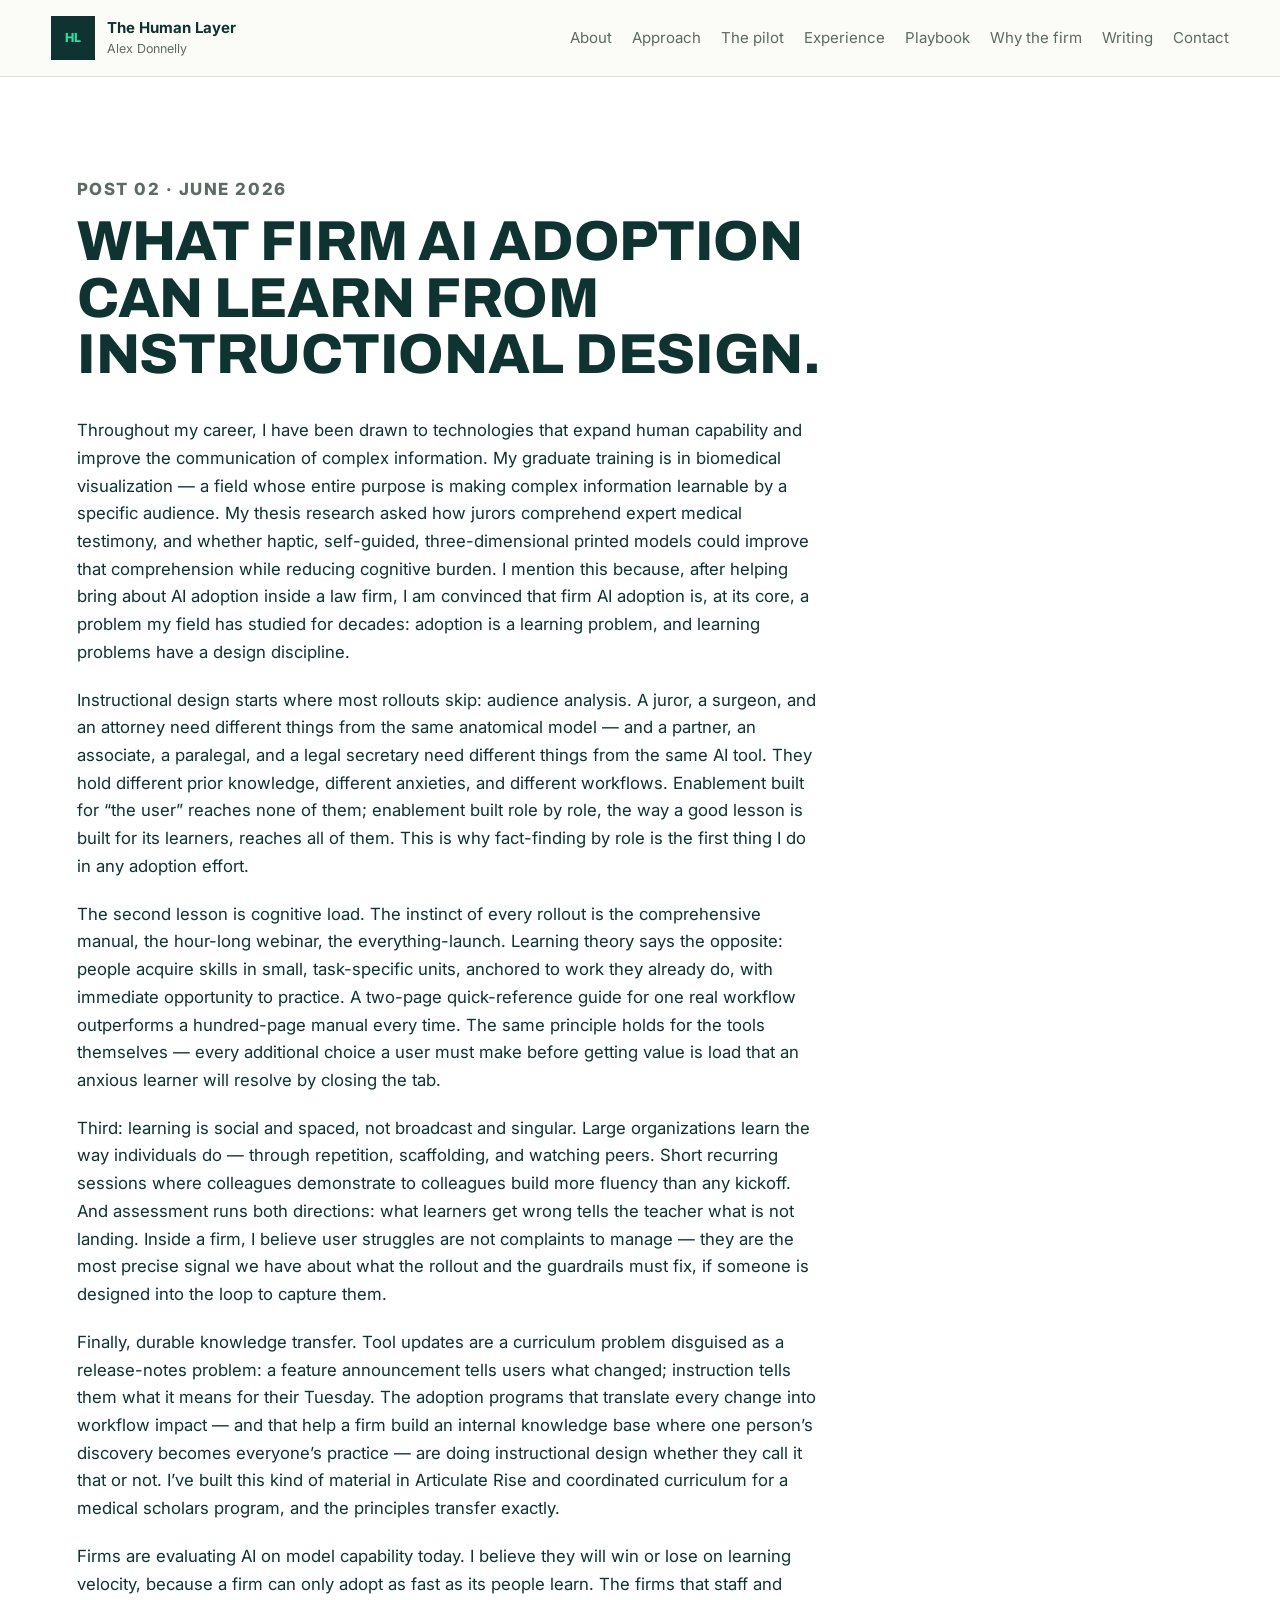
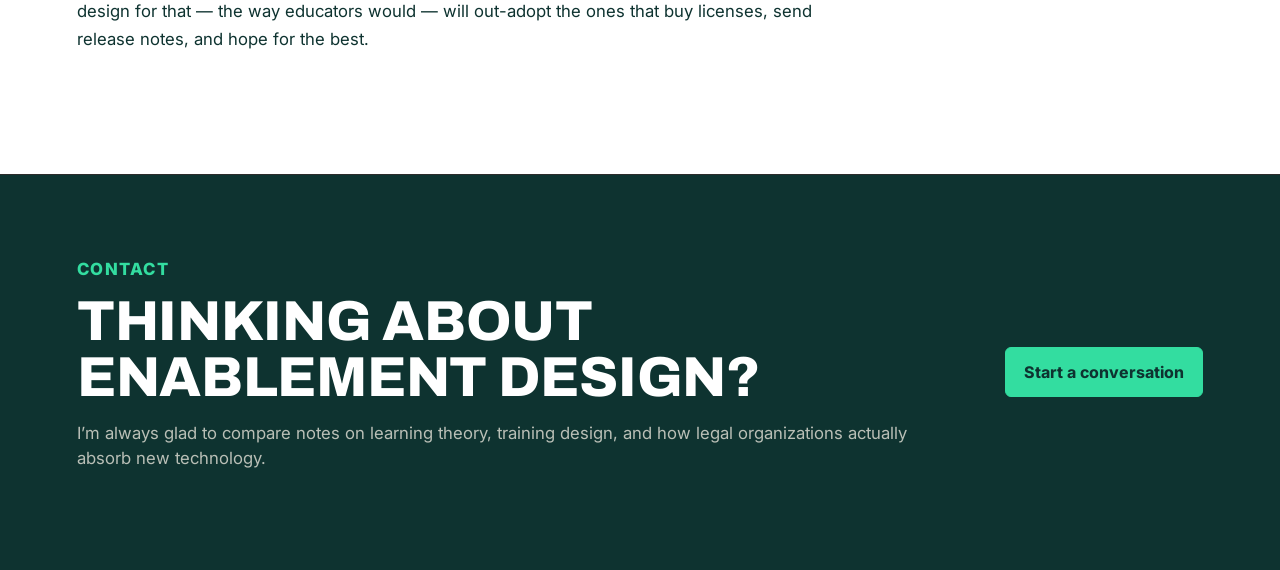
<file: instructional-design.html>
<!doctype html>
<html lang="en">
  <head>
    <!-- Google tag (gtag.js) -->
    <script async src="https://www.googletagmanager.com/gtag/js?id=G-5SEJFHV82K"></script>
    <script>
      window.dataLayer = window.dataLayer || [];
      function gtag(){dataLayer.push(arguments);}
      gtag('js', new Date());
      gtag('config', 'G-5SEJFHV82K');
    </script>
    <meta charset="utf-8">
    <meta name="viewport" content="width=device-width, initial-scale=1">
    <title>What Firm AI Adoption Can Learn from Instructional Design | Alex Donnelly</title>
    <meta
      name="description"
      content="Adoption is a learning problem, and learning problems have a design discipline. What instructional design teaches about rolling out AI inside a law firm."
    >
    <link rel="icon" href="favicon.svg" type="image/svg+xml">
    <link rel="icon" href="favicon.png" sizes="48x48">
    <link rel="apple-touch-icon" href="apple-touch-icon.png">
    <link rel="preconnect" href="https://fonts.googleapis.com">
    <link rel="preconnect" href="https://fonts.gstatic.com" crossorigin>
    <link href="https://fonts.googleapis.com/css2?family=Archivo:wght@600;700;800&family=Inter:wght@400;500;600;700;800&display=swap" rel="stylesheet">
    <link rel="stylesheet" href="styles.css?v=4">
  </head>
  <body>
    <header class="site-header">
      <a class="brand" href="index.html" aria-label="The Human Layer home">
        <span class="brand-mark" aria-hidden="true">HL</span>
        <span>
          <strong>The Human Layer</strong>
          <small>Alex Donnelly</small>
        </span>
      </a>
      <nav class="nav" aria-label="Primary navigation">
        <a href="index.html#about">About</a>
        <a href="index.html#approach">Approach</a>
        <a href="index.html#pilot">The pilot</a>
        <a href="index.html#experience">Experience</a>
        <a href="index.html#playbook">Playbook</a>
        <a href="index.html#why">Why the firm</a>
        <a href="index.html#writing">Writing</a>
        <a href="index.html#contact">Contact</a>
      </nav>
    </header>

    <main id="top">
      <section class="section">
        <div class="section-heading">
          <p class="eyebrow">Post 02 &middot; June 2026</p>
          <h2>What firm AI adoption can learn from instructional design.</h2>
        </div>

        <div class="post-body">
          <p>
            Throughout my career, I have been drawn to technologies that expand human capability and improve the
            communication of complex information. My graduate training is in biomedical visualization &mdash; a
            field whose entire purpose is making complex information learnable by a specific audience. My thesis
            research asked how jurors comprehend expert medical testimony, and whether haptic, self-guided,
            three-dimensional printed models could improve that comprehension while reducing cognitive burden.
            I mention this because, after helping bring about AI adoption inside a law firm, I am convinced that
            firm AI adoption is, at its core, a problem my field has studied for decades: adoption is a learning
            problem, and learning problems have a design discipline.
          </p>
          <p>
            Instructional design starts where most rollouts skip: audience analysis. A juror, a surgeon, and an
            attorney need different things from the same anatomical model &mdash; and a partner, an associate, a
            paralegal, and a legal secretary need different things from the same AI tool. They hold different
            prior knowledge, different anxieties, and different workflows. Enablement built for &ldquo;the
            user&rdquo; reaches none of them; enablement built role by role, the way a good lesson is built for
            its learners, reaches all of them. This is why fact-finding by role is the first thing I do in any
            adoption effort.
          </p>
          <p>
            The second lesson is cognitive load. The instinct of every rollout is the comprehensive manual, the
            hour-long webinar, the everything-launch. Learning theory says the opposite: people acquire skills in
            small, task-specific units, anchored to work they already do, with immediate opportunity to practice.
            A two-page quick-reference guide for one real workflow outperforms a hundred-page manual every time.
            The same principle holds for the tools themselves &mdash; every additional choice a user must make
            before getting value is load that an anxious learner will resolve by closing the tab.
          </p>
          <p>
            Third: learning is social and spaced, not broadcast and singular. Large organizations learn the way
            individuals do &mdash; through repetition, scaffolding, and watching peers. Short recurring sessions
            where colleagues demonstrate to colleagues build more fluency than any kickoff. And assessment runs
            both directions: what learners get wrong tells the teacher what is not landing. Inside a firm, I
            believe user struggles are not complaints to manage &mdash; they are the most precise signal we have
            about what the rollout and the guardrails must fix, if someone is designed into the loop to capture
            them.
          </p>
          <p>
            Finally, durable knowledge transfer. Tool updates are a curriculum problem disguised as a
            release-notes problem: a feature announcement tells users what changed; instruction tells them what
            it means for their Tuesday. The adoption programs that translate every change into workflow impact
            &mdash; and that help a firm build an internal knowledge base where one person&rsquo;s discovery
            becomes everyone&rsquo;s practice &mdash; are doing instructional design whether they call it that or
            not. I&rsquo;ve built this kind of material in Articulate Rise and coordinated curriculum for a
            medical scholars program, and the principles transfer exactly.
          </p>
          <p>
            Firms are evaluating AI on model capability today. I believe they will win or lose on learning
            velocity, because a firm can only adopt as fast as its people learn. The firms that staff and design
            for that &mdash; the way educators would &mdash; will out-adopt the ones that buy licenses, send
            release notes, and hope for the best.
          </p>
        </div>
      </section>

      <section class="contact-section">
        <div>
          <p class="eyebrow">Contact</p>
          <h2>Thinking about enablement design?</h2>
          <p>
            I&rsquo;m always glad to compare notes on learning theory, training design, and how legal
            organizations actually absorb new technology.
          </p>
        </div>
        <a class="button primary" href="mailto:a.james.donnelly@gmail.com">Start a conversation</a>
      </section>
    </main>
  </body>
</html>
</file>
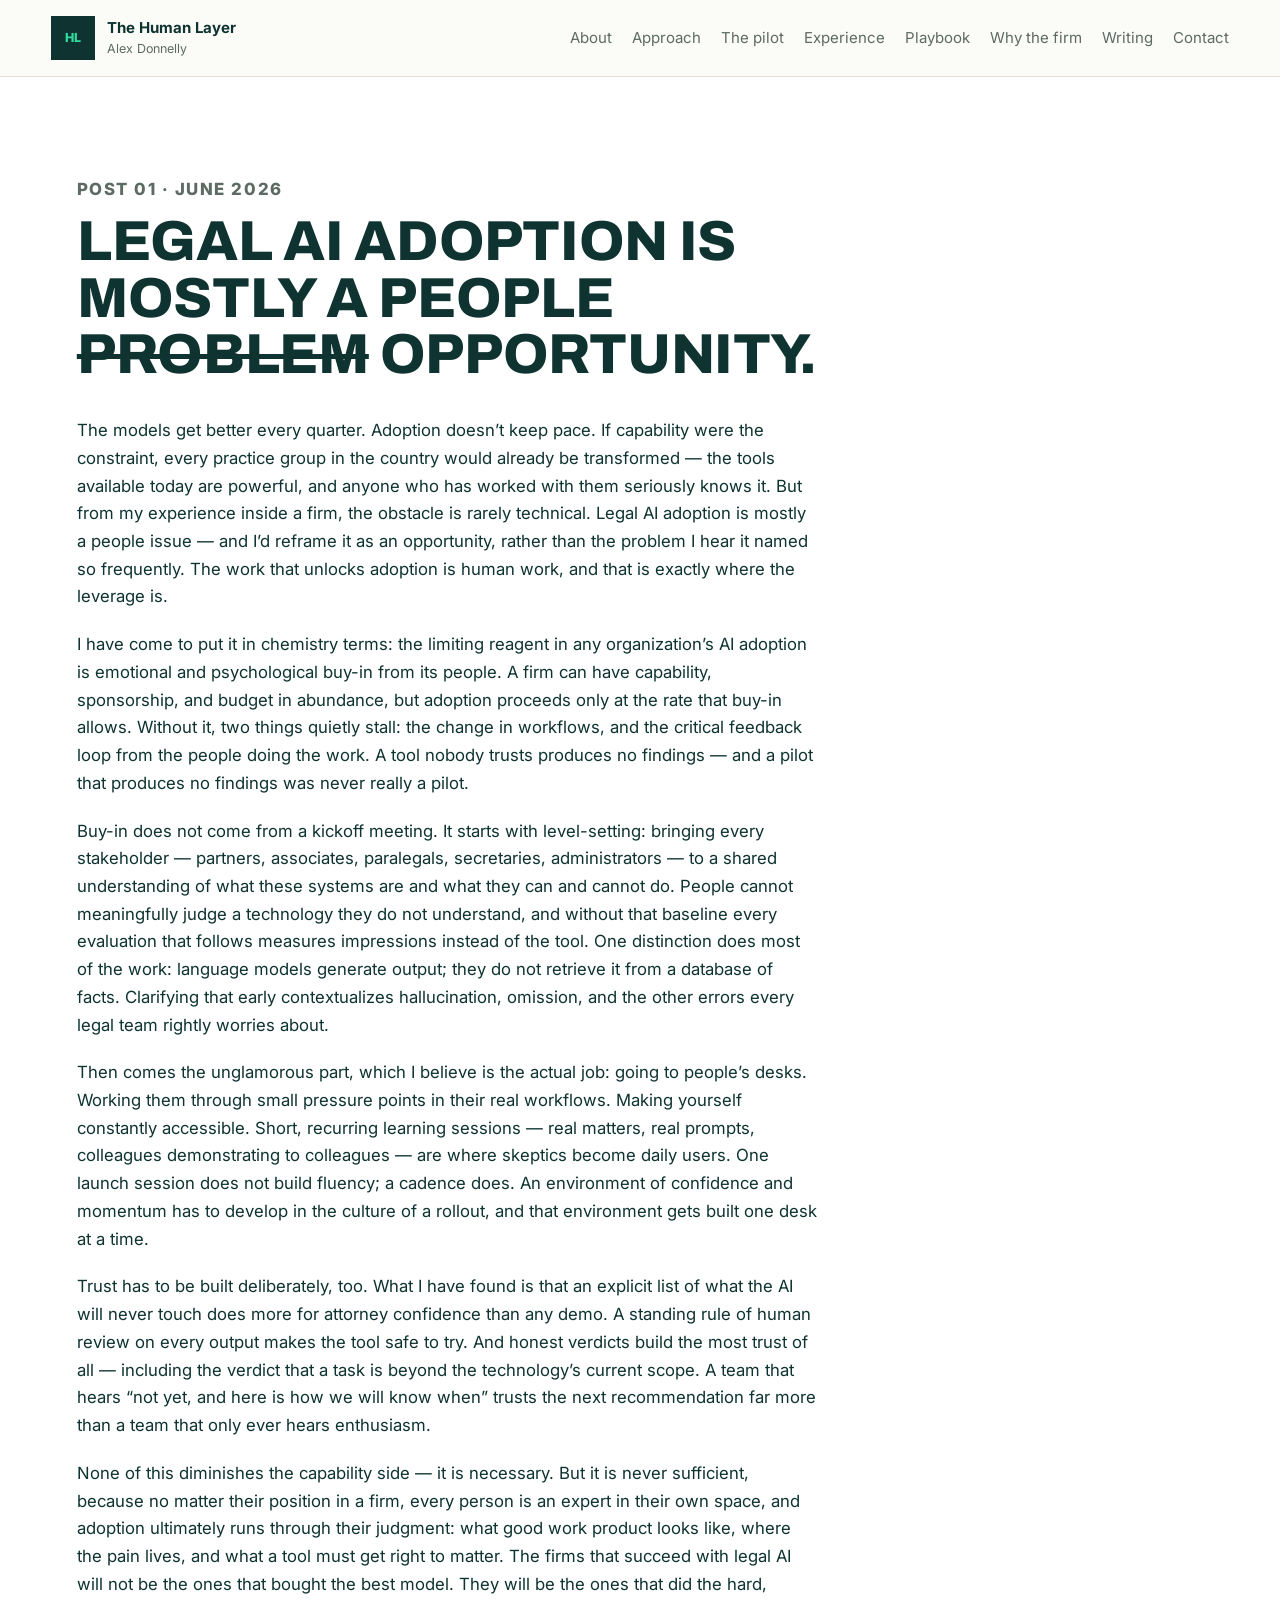
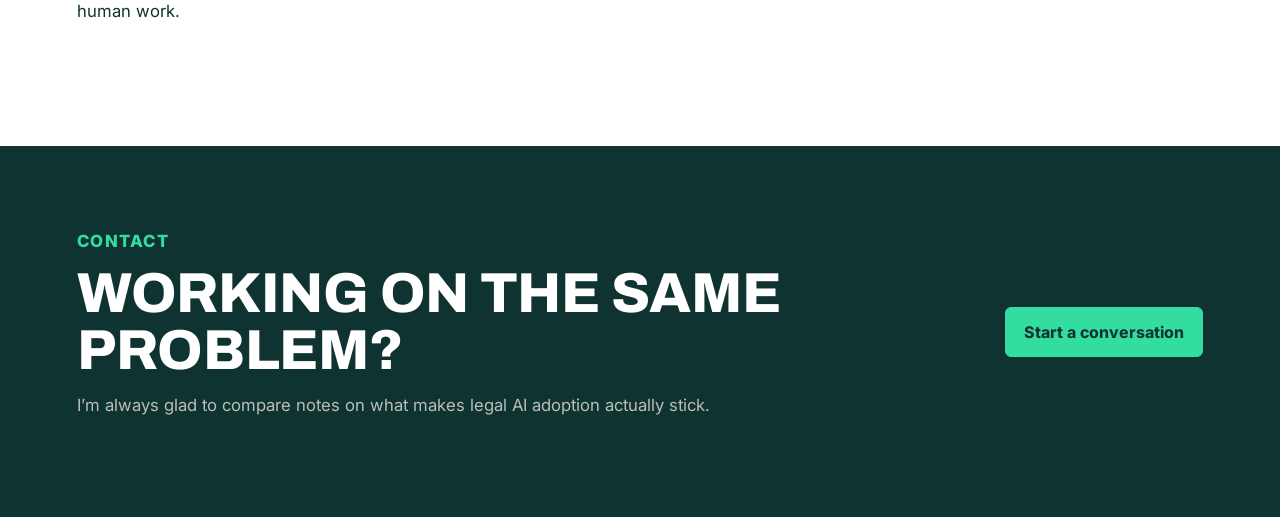
<file: people-problem.html>
<!doctype html>
<html lang="en">
  <head>
    <!-- Google tag (gtag.js) -->
    <script async src="https://www.googletagmanager.com/gtag/js?id=G-5SEJFHV82K"></script>
    <script>
      window.dataLayer = window.dataLayer || [];
      function gtag(){dataLayer.push(arguments);}
      gtag('js', new Date());
      gtag('config', 'G-5SEJFHV82K');
    </script>
    <meta charset="utf-8">
    <meta name="viewport" content="width=device-width, initial-scale=1">
    <title>Legal AI Adoption Is Mostly a People Opportunity | Alex Donnelly</title>
    <meta
      name="description"
      content="Why legal AI adoption depends on onboarding, trust, and workflow design as much as model capability — lessons from running enablement inside a firm."
    >
    <link rel="icon" href="favicon.svg" type="image/svg+xml">
    <link rel="icon" href="favicon.png" sizes="48x48">
    <link rel="apple-touch-icon" href="apple-touch-icon.png">
    <link rel="preconnect" href="https://fonts.googleapis.com">
    <link rel="preconnect" href="https://fonts.gstatic.com" crossorigin>
    <link href="https://fonts.googleapis.com/css2?family=Archivo:wght@600;700;800&family=Inter:wght@400;500;600;700;800&display=swap" rel="stylesheet">
    <link rel="stylesheet" href="styles.css?v=4">
  </head>
  <body>
    <header class="site-header">
      <a class="brand" href="index.html" aria-label="The Human Layer home">
        <span class="brand-mark" aria-hidden="true">HL</span>
        <span>
          <strong>The Human Layer</strong>
          <small>Alex Donnelly</small>
        </span>
      </a>
      <nav class="nav" aria-label="Primary navigation">
        <a href="index.html#about">About</a>
        <a href="index.html#approach">Approach</a>
        <a href="index.html#pilot">The pilot</a>
        <a href="index.html#experience">Experience</a>
        <a href="index.html#playbook">Playbook</a>
        <a href="index.html#why">Why the firm</a>
        <a href="index.html#writing">Writing</a>
        <a href="index.html#contact">Contact</a>
      </nav>
    </header>

    <main id="top">
      <section class="section">
        <div class="section-heading">
          <p class="eyebrow">Post 01 &middot; June 2026</p>
          <h2>Legal AI adoption is mostly a people <s>problem</s> opportunity.</h2>
        </div>

        <div class="post-body">
          <p>
            The models get better every quarter. Adoption doesn&rsquo;t keep pace. If capability were the
            constraint, every practice group in the country would already be transformed &mdash; the tools
            available today are powerful, and anyone who has worked with them seriously knows it. But from my
            experience inside a firm, the obstacle is rarely technical. Legal AI adoption is mostly a people
            issue &mdash; and I&rsquo;d reframe it as an opportunity, rather than the problem I hear it named so
            frequently. The work that unlocks adoption is human work, and that is exactly where the leverage is.
          </p>
          <p>
            I have come to put it in chemistry terms: the limiting reagent in any organization&rsquo;s AI
            adoption is emotional and psychological buy-in from its people. A firm can have capability,
            sponsorship, and budget in abundance, but adoption proceeds only at the rate that buy-in allows.
            Without it, two things quietly stall: the change in workflows, and the critical feedback loop from
            the people doing the work. A tool nobody trusts produces no findings &mdash; and a pilot that
            produces no findings was never really a pilot.
          </p>
          <p>
            Buy-in does not come from a kickoff meeting. It starts with level-setting: bringing every
            stakeholder &mdash; partners, associates, paralegals, secretaries, administrators &mdash; to a
            shared understanding of what these systems are and what they can and cannot do. People cannot
            meaningfully judge a technology they do not understand, and without that baseline every evaluation
            that follows measures impressions instead of the tool. One distinction does most of the work:
            language models generate output; they do not retrieve it from a database of facts. Clarifying that
            early contextualizes hallucination, omission, and the other errors every legal team rightly worries
            about.
          </p>
          <p>
            Then comes the unglamorous part, which I believe is the actual job: going to people&rsquo;s desks.
            Working them through small pressure points in their real workflows. Making yourself constantly
            accessible. Short, recurring learning sessions &mdash; real matters, real prompts, colleagues
            demonstrating to colleagues &mdash; are where skeptics become daily users. One launch session does
            not build fluency; a cadence does. An environment of confidence and momentum has to develop in the
            culture of a rollout, and that environment gets built one desk at a time.
          </p>
          <p>
            Trust has to be built deliberately, too. What I have found is that an explicit list of what the AI
            will never touch does more for attorney confidence than any demo. A standing rule of human review on
            every output makes the tool safe to try. And honest verdicts build the most trust of all &mdash;
            including the verdict that a task is beyond the technology&rsquo;s current scope. A team that hears
            &ldquo;not yet, and here is how we will know when&rdquo; trusts the next recommendation far more than
            a team that only ever hears enthusiasm.
          </p>
          <p>
            None of this diminishes the capability side &mdash; it is necessary. But it is never sufficient,
            because no matter their position in a firm, every person is an expert in their own space, and
            adoption ultimately runs through their judgment: what good work product looks like, where the pain
            lives, and what a tool must get right to matter. The firms that succeed with legal AI will not be
            the ones that bought the best model. They will be the ones that did the hard, human work.
          </p>
        </div>
      </section>

      <section class="contact-section">
        <div>
          <p class="eyebrow">Contact</p>
          <h2>Working on the same problem?</h2>
          <p>
            I&rsquo;m always glad to compare notes on what makes legal AI adoption actually stick.
          </p>
        </div>
        <a class="button primary" href="mailto:a.james.donnelly@gmail.com">Start a conversation</a>
      </section>
    </main>
  </body>
</html>
</file>
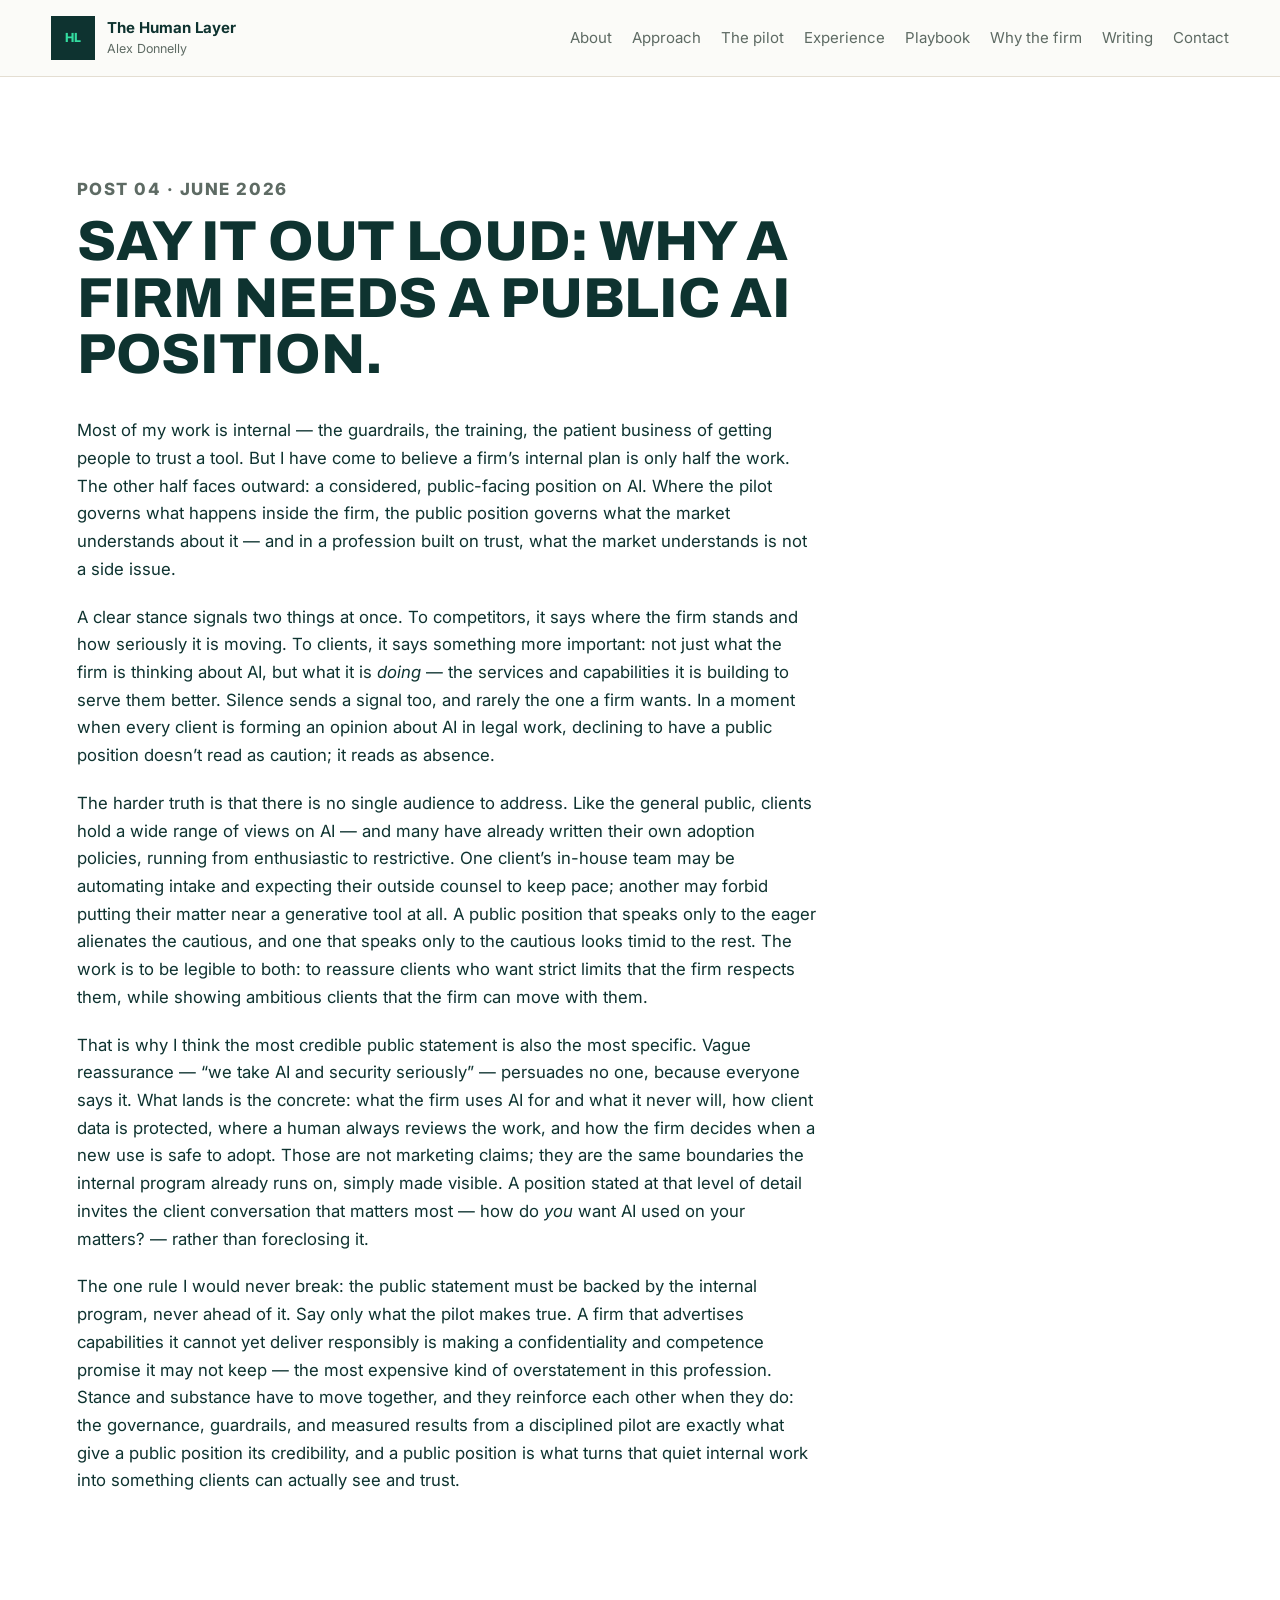
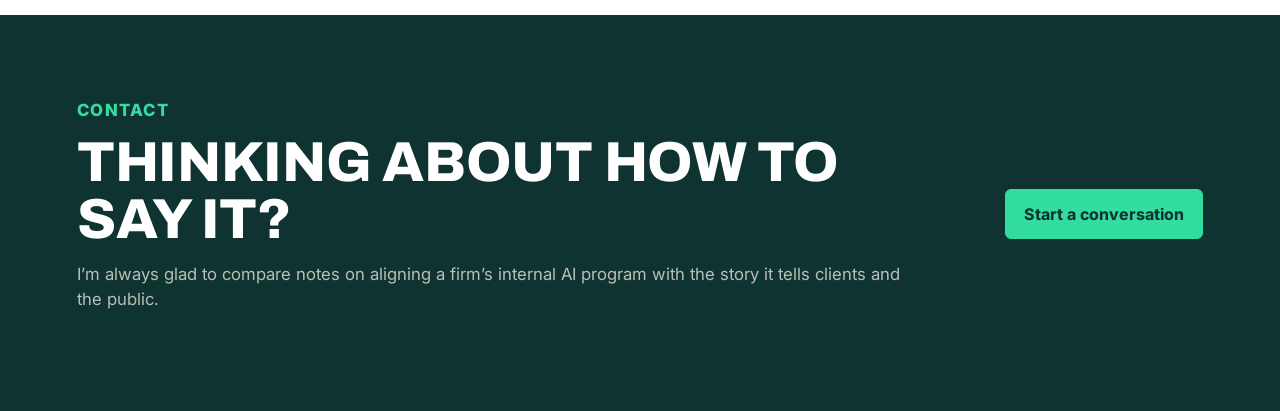
<file: public-ai-position.html>
<!doctype html>
<html lang="en">
  <head>
    <!-- Google tag (gtag.js) -->
    <script async src="https://www.googletagmanager.com/gtag/js?id=G-5SEJFHV82K"></script>
    <script>
      window.dataLayer = window.dataLayer || [];
      function gtag(){dataLayer.push(arguments);}
      gtag('js', new Date());
      gtag('config', 'G-5SEJFHV82K');
    </script>
    <meta charset="utf-8">
    <meta name="viewport" content="width=device-width, initial-scale=1">
    <title>Say It Out Loud: Why a Firm Needs a Public AI Position | Alex Donnelly</title>
    <meta
      name="description"
      content="A clear internal AI plan is only half the work. Why a law firm also needs a considered, public-facing position on AI — and how to meet clients where they actually are."
    >
    <link rel="icon" href="favicon.svg" type="image/svg+xml">
    <link rel="icon" href="favicon.png" sizes="48x48">
    <link rel="apple-touch-icon" href="apple-touch-icon.png">
    <link rel="preconnect" href="https://fonts.googleapis.com">
    <link rel="preconnect" href="https://fonts.gstatic.com" crossorigin>
    <link href="https://fonts.googleapis.com/css2?family=Archivo:wght@600;700;800&family=Inter:wght@400;500;600;700;800&display=swap" rel="stylesheet">
    <link rel="stylesheet" href="styles.css?v=4">
  </head>
  <body>
    <header class="site-header">
      <a class="brand" href="index.html" aria-label="The Human Layer home">
        <span class="brand-mark" aria-hidden="true">HL</span>
        <span>
          <strong>The Human Layer</strong>
          <small>Alex Donnelly</small>
        </span>
      </a>
      <nav class="nav" aria-label="Primary navigation">
        <a href="index.html#about">About</a>
        <a href="index.html#approach">Approach</a>
        <a href="index.html#pilot">The pilot</a>
        <a href="index.html#experience">Experience</a>
        <a href="index.html#playbook">Playbook</a>
        <a href="index.html#why">Why the firm</a>
        <a href="index.html#writing">Writing</a>
        <a href="index.html#contact">Contact</a>
      </nav>
    </header>

    <main id="top">
      <section class="section">
        <div class="section-heading">
          <p class="eyebrow">Post 04 &middot; June 2026</p>
          <h2>Say it out loud: why a firm needs a public AI position.</h2>
        </div>

        <div class="post-body">
          <p>
            Most of my work is internal &mdash; the guardrails, the training, the patient business of getting
            people to trust a tool. But I have come to believe a firm&rsquo;s internal plan is only half the
            work. The other half faces outward: a considered, public-facing position on AI. Where the pilot
            governs what happens inside the firm, the public position governs what the market understands about
            it &mdash; and in a profession built on trust, what the market understands is not a side issue.
          </p>
          <p>
            A clear stance signals two things at once. To competitors, it says where the firm stands and how
            seriously it is moving. To clients, it says something more important: not just what the firm is
            thinking about AI, but what it is <em>doing</em> &mdash; the services and capabilities it is building
            to serve them better. Silence sends a signal too, and rarely the one a firm wants. In a moment when
            every client is forming an opinion about AI in legal work, declining to have a public position
            doesn&rsquo;t read as caution; it reads as absence.
          </p>
          <p>
            The harder truth is that there is no single audience to address. Like the general public, clients
            hold a wide range of views on AI &mdash; and many have already written their own adoption policies,
            running from enthusiastic to restrictive. One client&rsquo;s in-house team may be automating intake
            and expecting their outside counsel to keep pace; another may forbid putting their matter near a
            generative tool at all. A public position that speaks only to the eager alienates the cautious, and
            one that speaks only to the cautious looks timid to the rest. The work is to be legible to both: to
            reassure clients who want strict limits that the firm respects them, while showing ambitious clients
            that the firm can move with them.
          </p>
          <p>
            That is why I think the most credible public statement is also the most specific. Vague reassurance
            &mdash; &ldquo;we take AI and security seriously&rdquo; &mdash; persuades no one, because everyone
            says it. What lands is the concrete: what the firm uses AI for and what it never will, how client
            data is protected, where a human always reviews the work, and how the firm decides when a new use is
            safe to adopt. Those are not marketing claims; they are the same boundaries the internal program
            already runs on, simply made visible. A position stated at that level of detail invites the
            client conversation that matters most &mdash; how do <em>you</em> want AI used on your matters?
            &mdash; rather than foreclosing it.
          </p>
          <p>
            The one rule I would never break: the public statement must be backed by the internal program, never
            ahead of it. Say only what the pilot makes true. A firm that advertises capabilities it cannot yet
            deliver responsibly is making a confidentiality and competence promise it may not keep &mdash; the
            most expensive kind of overstatement in this profession. Stance and substance have to move together,
            and they reinforce each other when they do: the governance, guardrails, and measured results from a
            disciplined pilot are exactly what give a public position its credibility, and a public position is
            what turns that quiet internal work into something clients can actually see and trust.
          </p>
        </div>
      </section>

      <section class="contact-section">
        <div>
          <p class="eyebrow">Contact</p>
          <h2>Thinking about how to say it?</h2>
          <p>
            I&rsquo;m always glad to compare notes on aligning a firm&rsquo;s internal AI program with the story
            it tells clients and the public.
          </p>
        </div>
        <a class="button primary" href="mailto:a.james.donnelly@gmail.com">Start a conversation</a>
      </section>
    </main>
  </body>
</html>
</file>
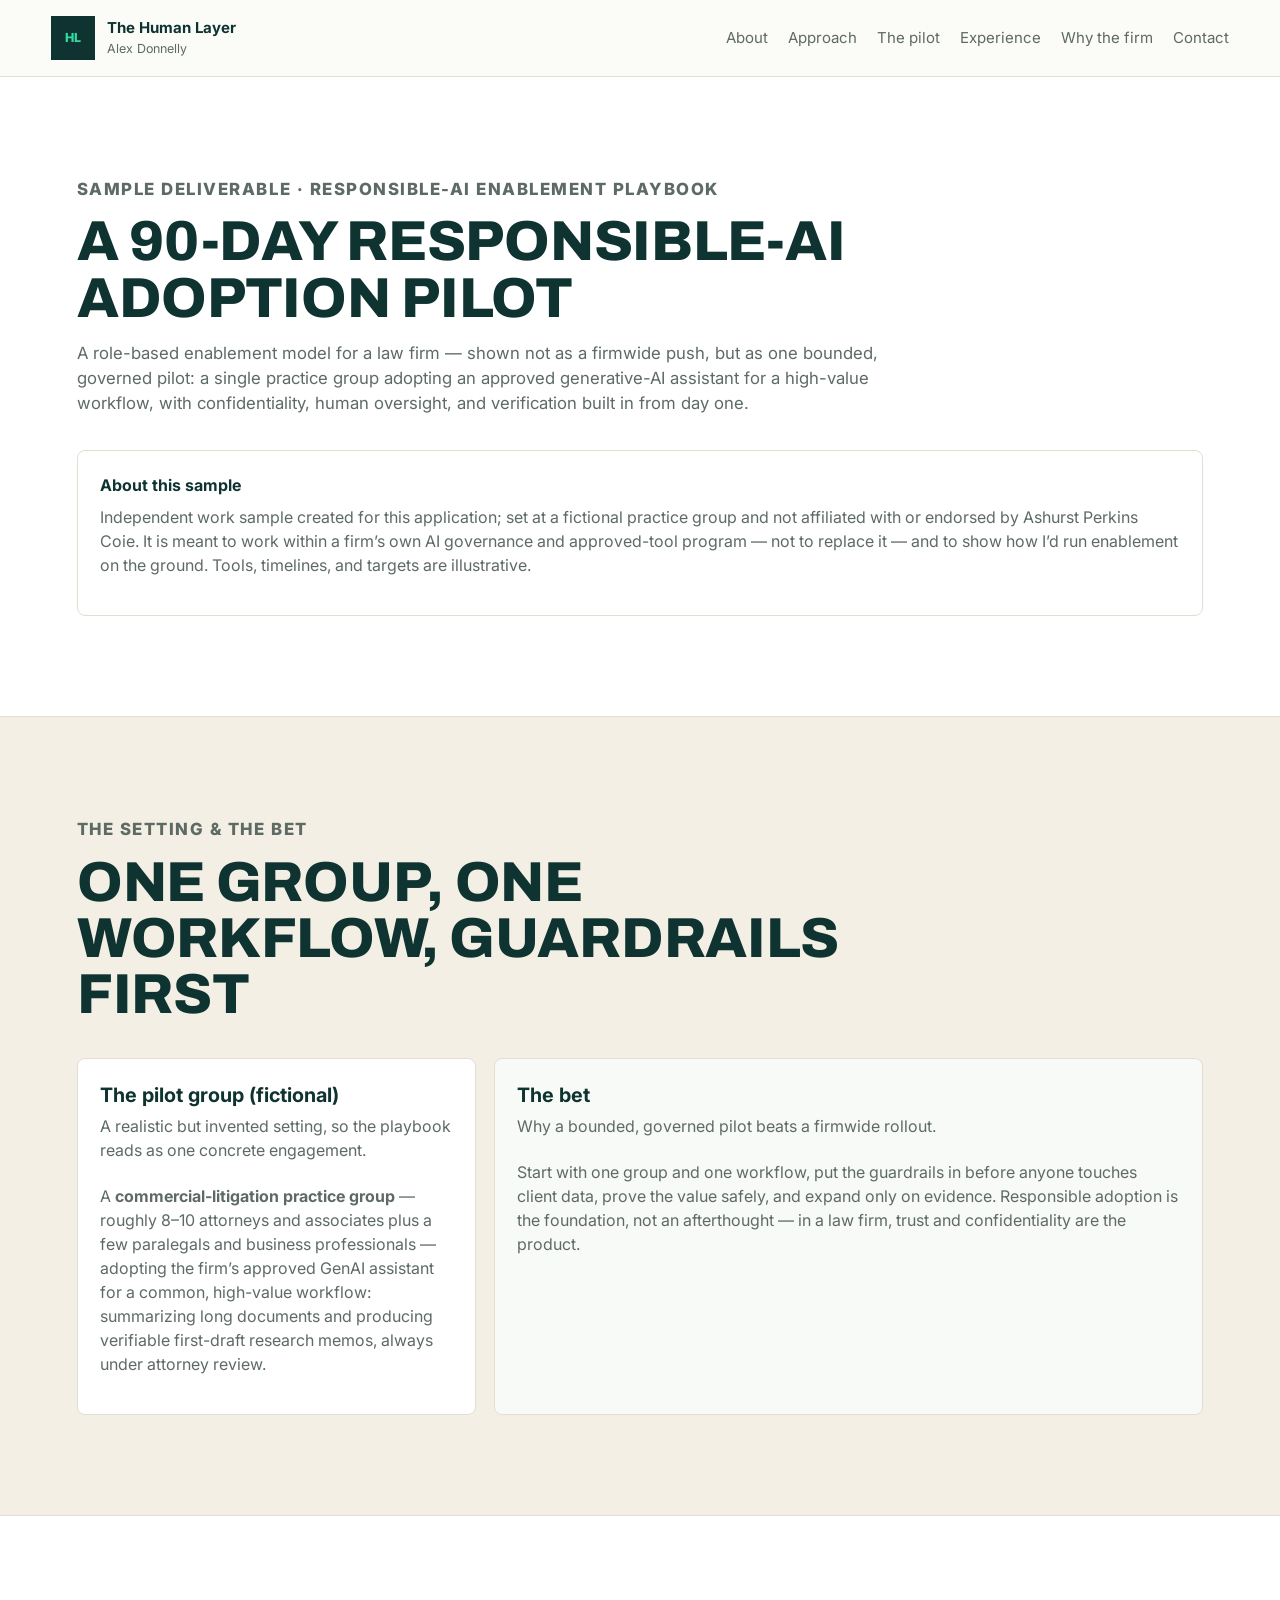
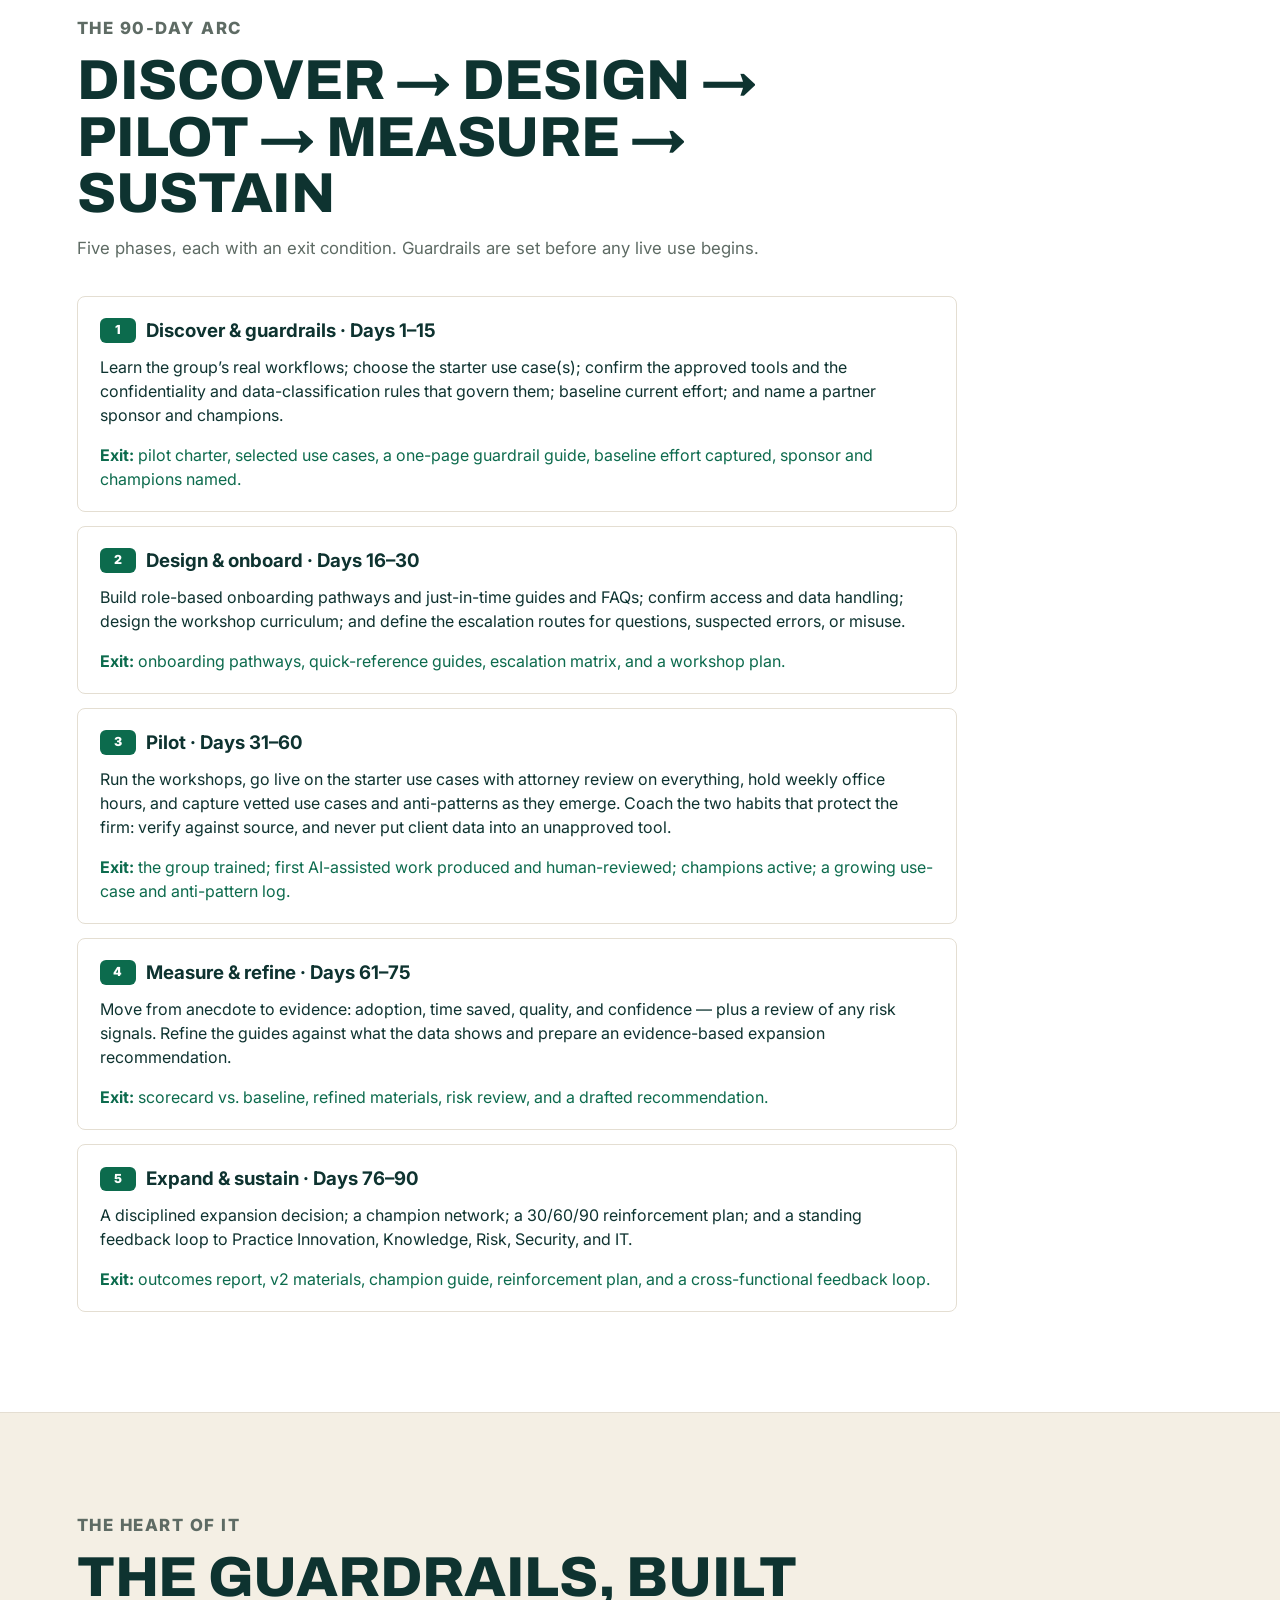
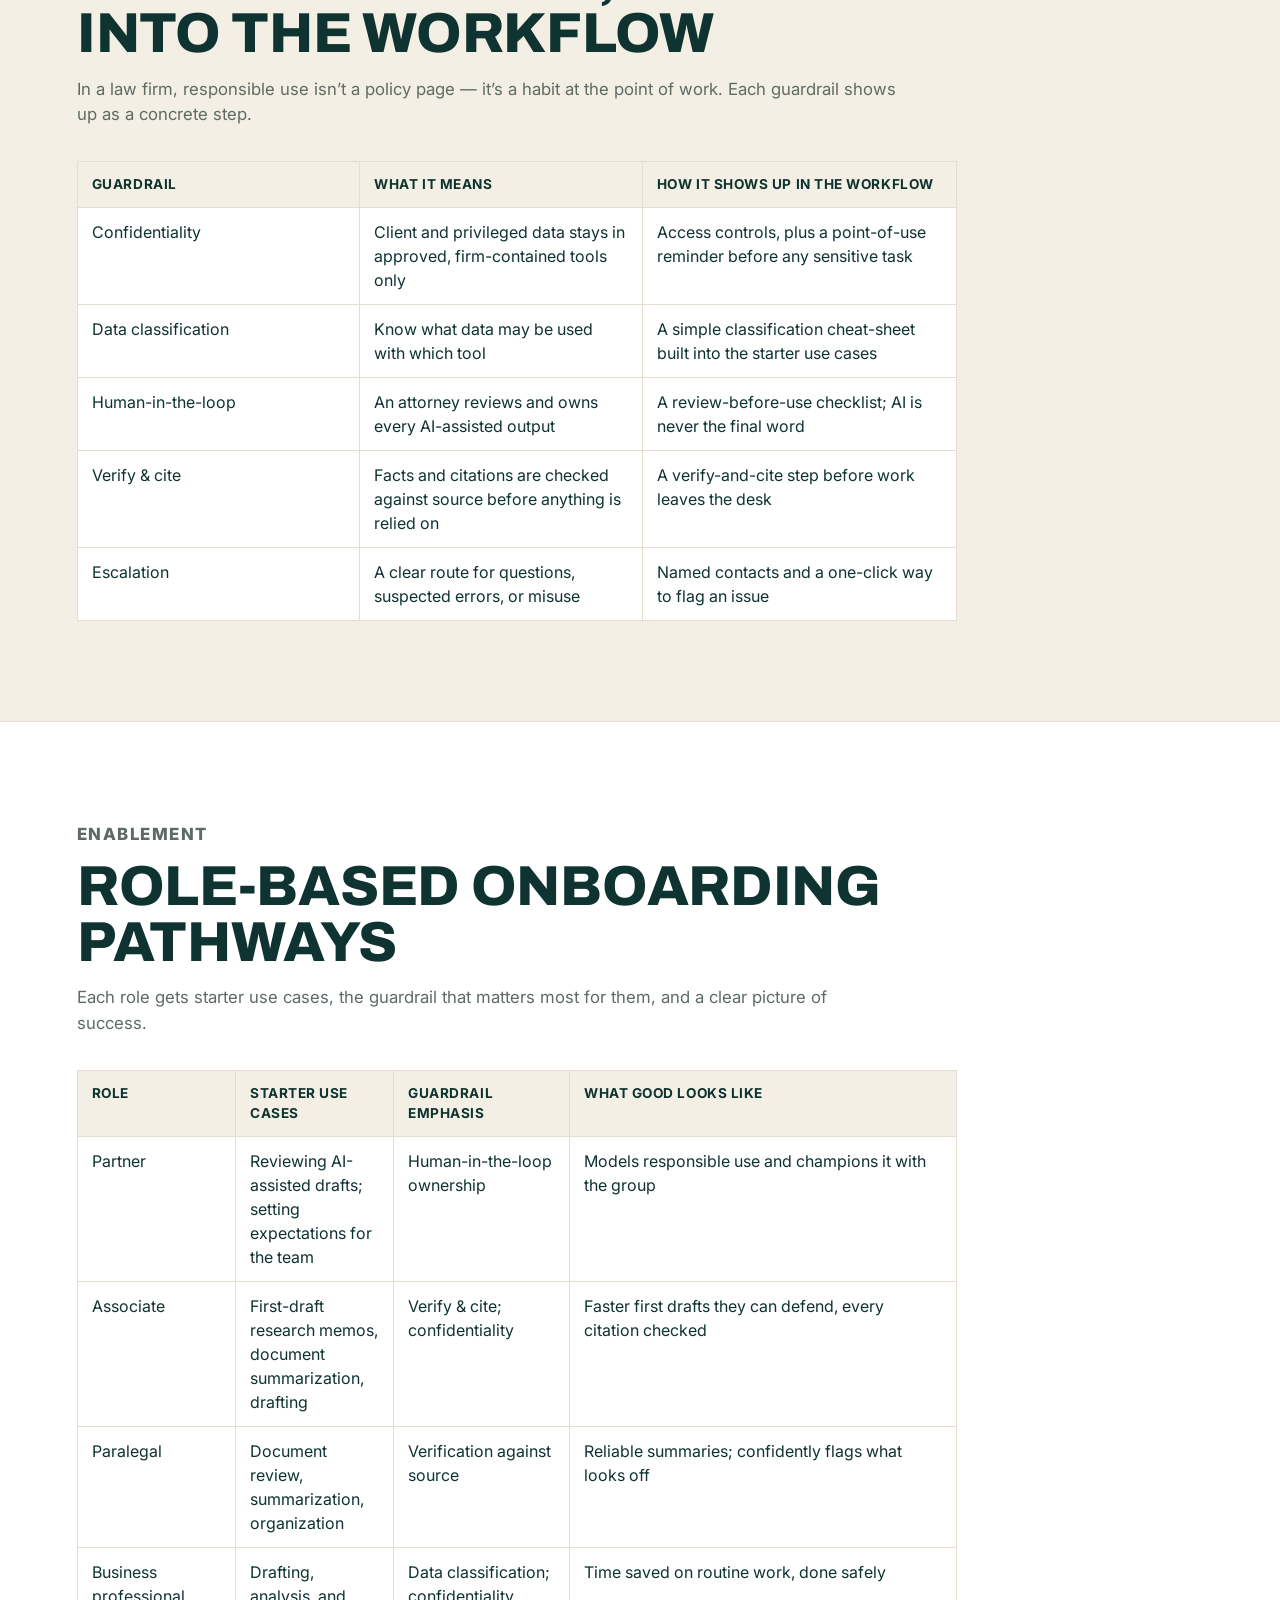
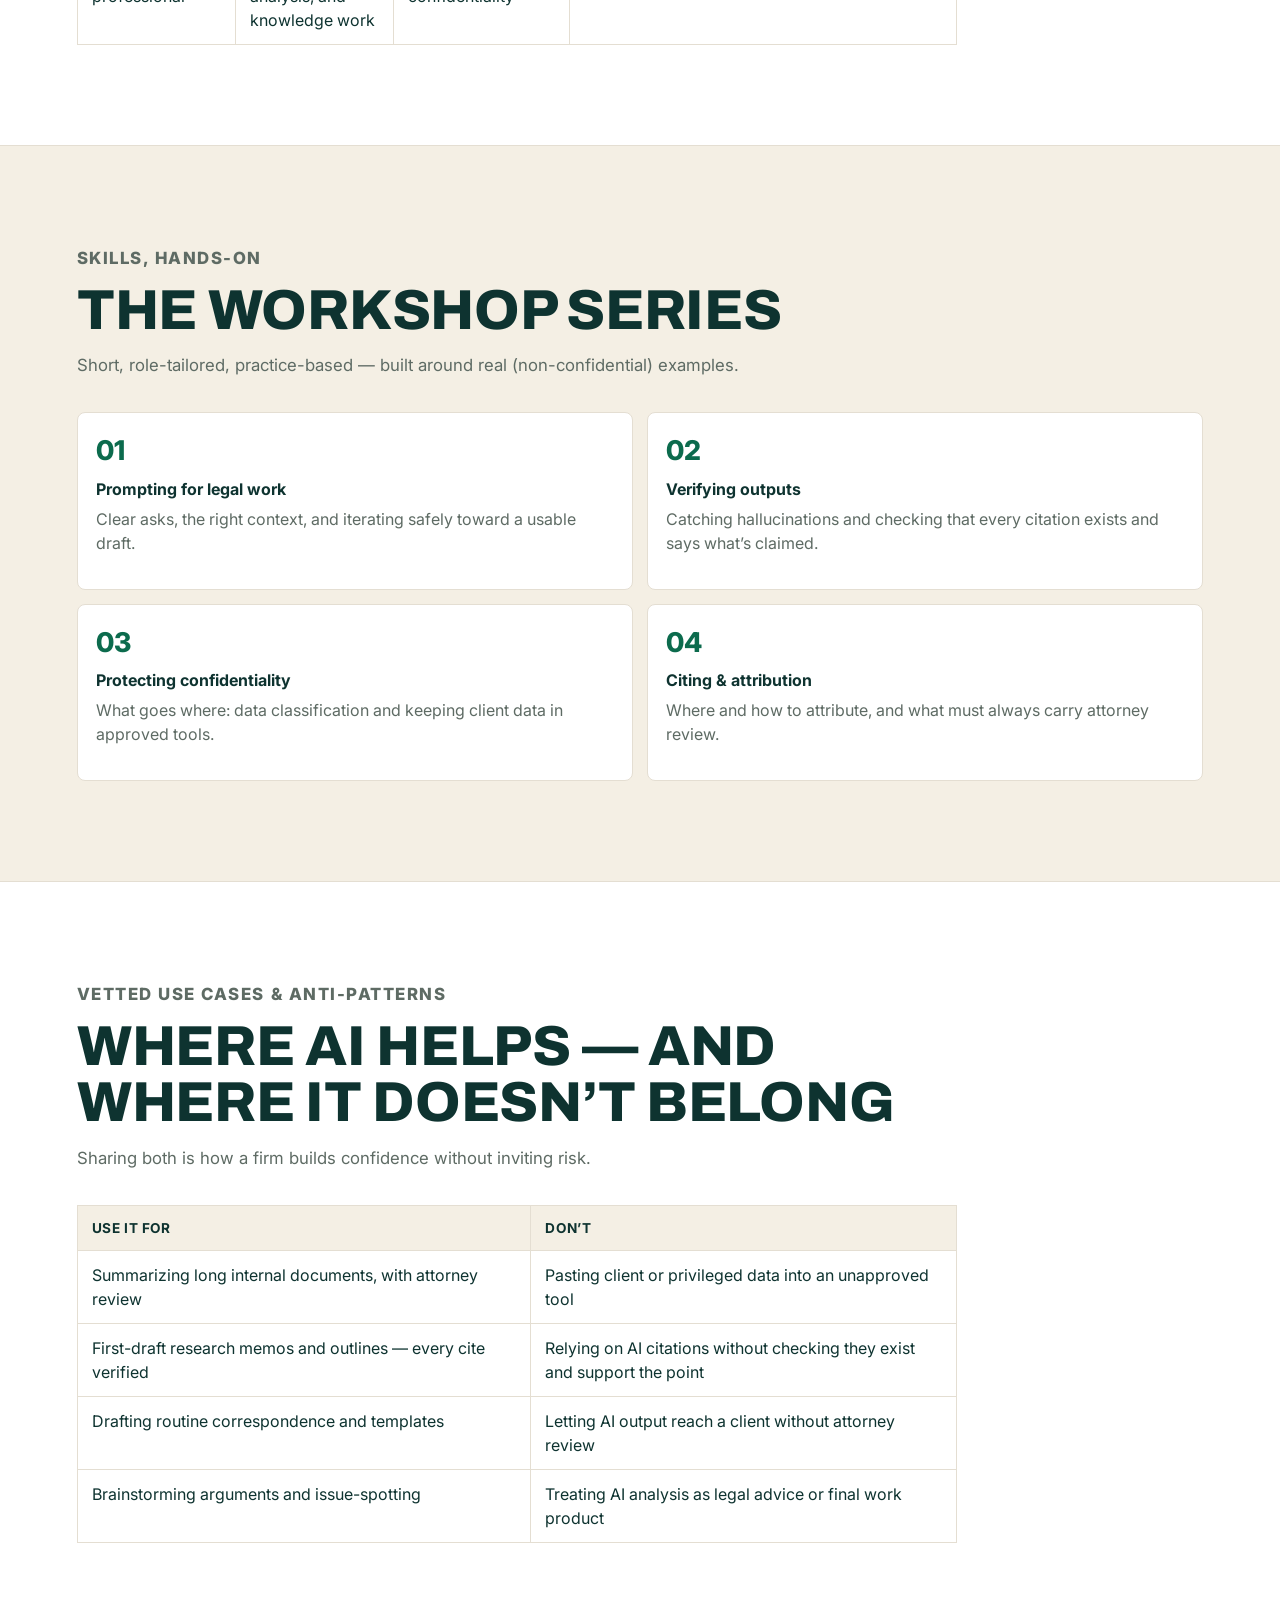
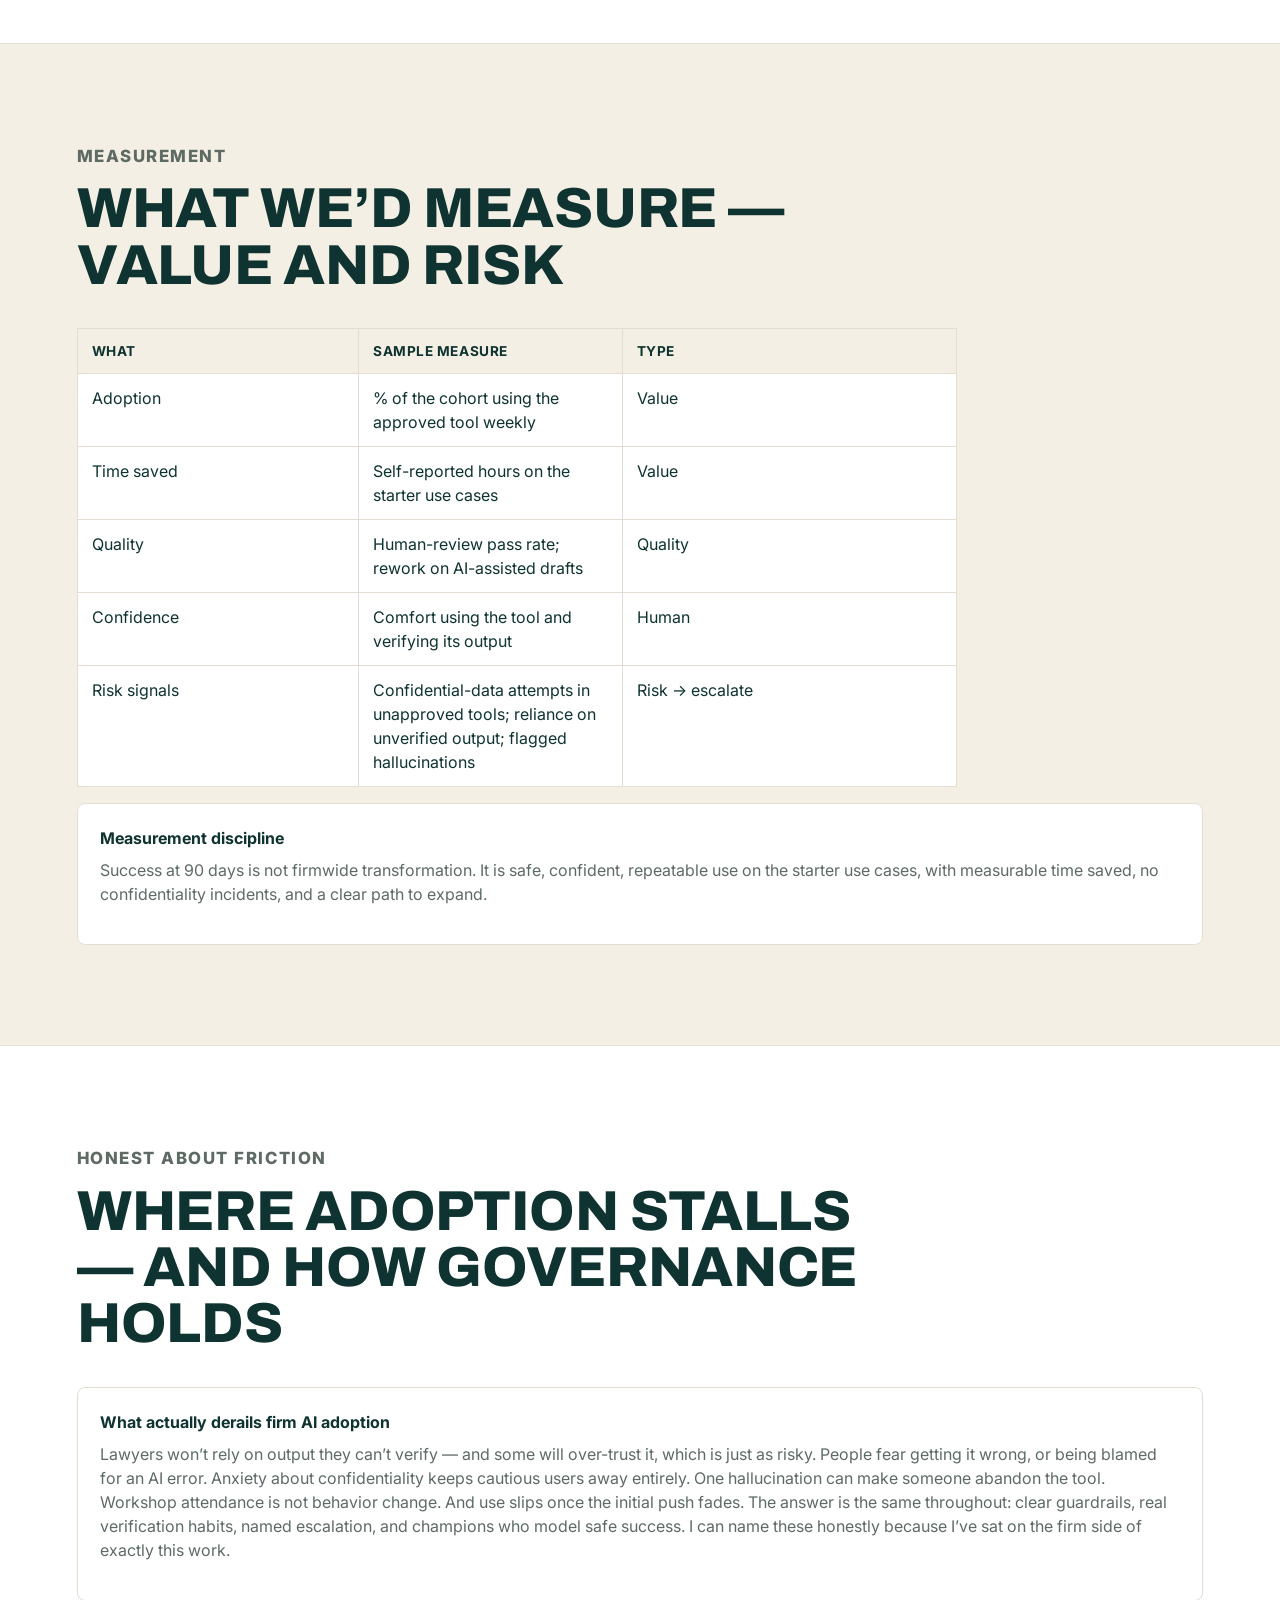
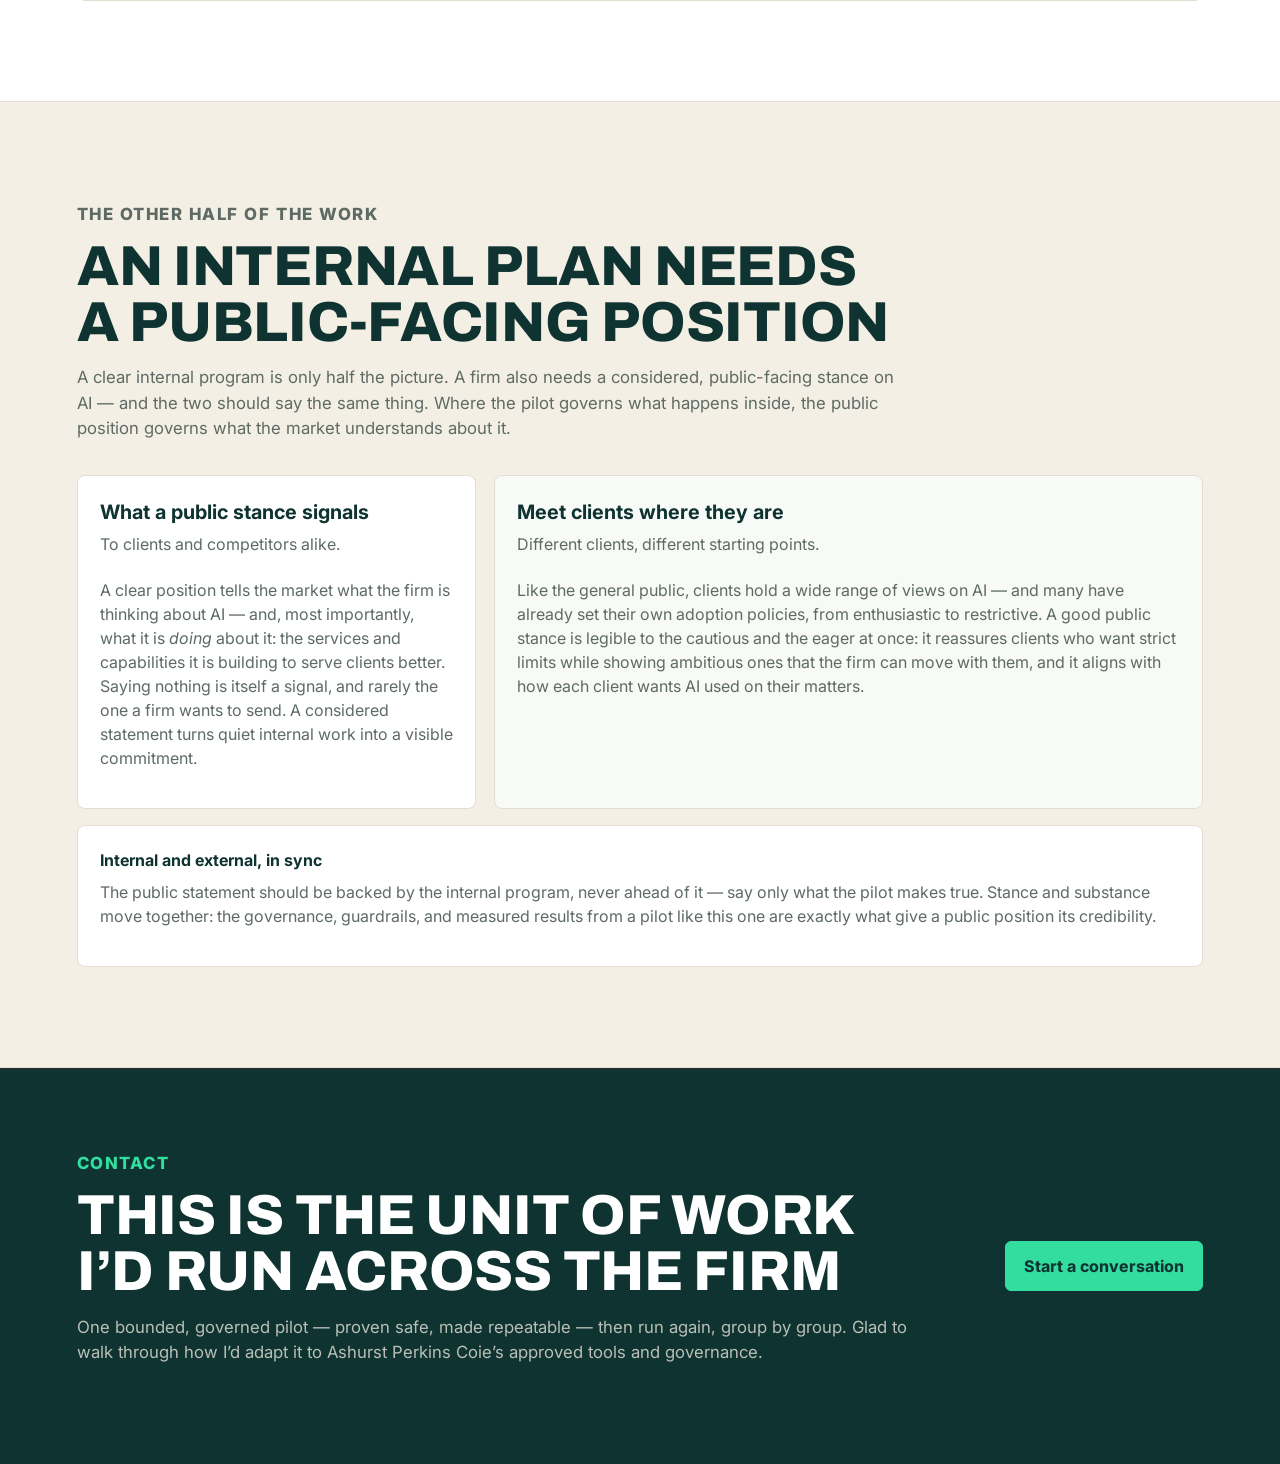
<file: responsible-ai-playbook.html>
<!doctype html>
<html lang="en">
  <head>
    <!-- Google tag (gtag.js) -->
    <script async src="https://www.googletagmanager.com/gtag/js?id=G-5SEJFHV82K"></script>
    <script>
      window.dataLayer = window.dataLayer || [];
      function gtag(){dataLayer.push(arguments);}
      gtag('js', new Date());
      gtag('config', 'G-5SEJFHV82K');
    </script>
    <meta charset="utf-8">
    <meta name="viewport" content="width=device-width, initial-scale=1">
    <title>A 90-Day Responsible-AI Adoption Pilot | Alex Donnelly</title>
    <meta
      name="description"
      content="A sample responsible-AI enablement playbook for a law firm: a bounded 90-day GenAI adoption pilot with one practice group — guardrails, role-based onboarding, workshops, vetted use cases and anti-patterns, and adoption/risk metrics."
    >
    <link rel="icon" href="favicon.svg" type="image/svg+xml">
    <link rel="icon" href="favicon.png" sizes="48x48">
    <link rel="apple-touch-icon" href="apple-touch-icon.png">
    <link rel="preconnect" href="https://fonts.googleapis.com">
    <link rel="preconnect" href="https://fonts.gstatic.com" crossorigin>
    <link href="https://fonts.googleapis.com/css2?family=Archivo:wght@600;700;800&family=Inter:wght@400;500;600;700;800&display=swap" rel="stylesheet">
    <link rel="stylesheet" href="styles.css?v=4">
  </head>
  <body>
    <header class="site-header">
      <a class="brand" href="index.html" aria-label="The Human Layer home">
        <span class="brand-mark" aria-hidden="true">HL</span>
        <span>
          <strong>The Human Layer</strong>
          <small>Alex Donnelly</small>
        </span>
      </a>
      <nav class="nav" aria-label="Primary navigation">
        <a href="index.html#about">About</a>
        <a href="index.html#approach">Approach</a>
        <a href="index.html#pilot">The pilot</a>
        <a href="index.html#experience">Experience</a>
        <a href="index.html#why">Why the firm</a>
        <a href="index.html#contact">Contact</a>
      </nav>
    </header>

    <main id="top">
      <section class="section">
        <div class="section-heading">
          <p class="eyebrow">Sample deliverable &middot; Responsible-AI enablement playbook</p>
          <h2>A 90-day responsible-AI adoption pilot</h2>
          <p>
            A role-based enablement model for a law firm &mdash; shown not as a firmwide push, but as one
            bounded, governed pilot: a single practice group adopting an approved generative-AI assistant for
            a high-value workflow, with confidentiality, human oversight, and verification built in from day
            one.
          </p>
        </div>
        <div class="project-preview" role="note">
          <strong>About this sample</strong>
          <p>
            Independent work sample created for this application; set at a fictional practice group and not
            affiliated with or endorsed by Ashurst Perkins Coie. It is meant to work within a firm&rsquo;s own AI
            governance and approved-tool program &mdash; not to replace it &mdash; and to show how I&rsquo;d
            run enablement on the ground. Tools, timelines, and targets are illustrative.
          </p>
        </div>
      </section>

      <section class="section muted">
        <div class="section-heading">
          <p class="eyebrow">The setting &amp; the bet</p>
          <h2>One group, one workflow, guardrails first</h2>
        </div>
        <div class="blueprint-layout">
          <div class="blueprint-stage">
            <div class="stage-header">
              <h3>The pilot group (fictional)</h3>
              <p>A realistic but invented setting, so the playbook reads as one concrete engagement.</p>
            </div>
            <p style="color:var(--muted)">
              A <strong>commercial-litigation practice group</strong> &mdash; roughly 8&ndash;10 attorneys
              and associates plus a few paralegals and business professionals &mdash; adopting the
              firm&rsquo;s approved GenAI assistant for a common, high-value workflow: summarizing long
              documents and producing verifiable first-draft research memos, always under attorney review.
            </p>
          </div>
          <div class="blueprint-stage emphasized">
            <div class="stage-header">
              <h3>The bet</h3>
              <p>Why a bounded, governed pilot beats a firmwide rollout.</p>
            </div>
            <p style="color:var(--muted)">
              Start with one group and one workflow, put the guardrails in before anyone touches client
              data, prove the value safely, and expand only on evidence. Responsible adoption is the
              foundation, not an afterthought &mdash; in a law firm, trust and confidentiality are the
              product.
            </p>
          </div>
        </div>
      </section>

      <section class="section">
        <div class="section-heading">
          <p class="eyebrow">The 90-day arc</p>
          <h2>Discover &rarr; Design &rarr; Pilot &rarr; Measure &rarr; Sustain</h2>
          <p>Five phases, each with an exit condition. Guardrails are set before any live use begins.</p>
        </div>
        <div class="findings-list">
          <article class="finding">
            <h3><span>1</span> Discover &amp; guardrails &middot; Days 1&ndash;15</h3>
            <p>Learn the group&rsquo;s real workflows; choose the starter use case(s); confirm the approved
            tools and the confidentiality and data-classification rules that govern them; baseline current
            effort; and name a partner sponsor and champions.</p>
            <p class="catch"><strong>Exit:</strong> pilot charter, selected use cases, a one-page guardrail
            guide, baseline effort captured, sponsor and champions named.</p>
          </article>
          <article class="finding">
            <h3><span>2</span> Design &amp; onboard &middot; Days 16&ndash;30</h3>
            <p>Build role-based onboarding pathways and just-in-time guides and FAQs; confirm access and data
            handling; design the workshop curriculum; and define the escalation routes for questions,
            suspected errors, or misuse.</p>
            <p class="catch"><strong>Exit:</strong> onboarding pathways, quick-reference guides, escalation
            matrix, and a workshop plan.</p>
          </article>
          <article class="finding">
            <h3><span>3</span> Pilot &middot; Days 31&ndash;60</h3>
            <p>Run the workshops, go live on the starter use cases with attorney review on everything,
            hold weekly office hours, and capture vetted use cases and anti-patterns as they emerge. Coach
            the two habits that protect the firm: verify against source, and never put client data into an
            unapproved tool.</p>
            <p class="catch"><strong>Exit:</strong> the group trained; first AI-assisted work produced and
            human-reviewed; champions active; a growing use-case and anti-pattern log.</p>
          </article>
          <article class="finding">
            <h3><span>4</span> Measure &amp; refine &middot; Days 61&ndash;75</h3>
            <p>Move from anecdote to evidence: adoption, time saved, quality, and confidence &mdash; plus a
            review of any risk signals. Refine the guides against what the data shows and prepare an
            evidence-based expansion recommendation.</p>
            <p class="catch"><strong>Exit:</strong> scorecard vs. baseline, refined materials, risk review,
            and a drafted recommendation.</p>
          </article>
          <article class="finding">
            <h3><span>5</span> Expand &amp; sustain &middot; Days 76&ndash;90</h3>
            <p>A disciplined expansion decision; a champion network; a 30/60/90 reinforcement plan; and a
            standing feedback loop to Practice Innovation, Knowledge, Risk, Security, and IT.</p>
            <p class="catch"><strong>Exit:</strong> outcomes report, v2 materials, champion guide,
            reinforcement plan, and a cross-functional feedback loop.</p>
          </article>
        </div>
      </section>

      <section class="section muted">
        <div class="section-heading">
          <p class="eyebrow">The heart of it</p>
          <h2>The guardrails, built into the workflow</h2>
          <p>In a law firm, responsible use isn&rsquo;t a policy page &mdash; it&rsquo;s a habit at the point
          of work. Each guardrail shows up as a concrete step.</p>
        </div>
        <table class="rubric formats">
          <thead>
            <tr><th>Guardrail</th><th>What it means</th><th>How it shows up in the workflow</th></tr>
          </thead>
          <tbody>
            <tr><td>Confidentiality</td><td>Client and privileged data stays in approved, firm-contained tools only</td><td>Access controls, plus a point-of-use reminder before any sensitive task</td></tr>
            <tr><td>Data classification</td><td>Know what data may be used with which tool</td><td>A simple classification cheat-sheet built into the starter use cases</td></tr>
            <tr><td>Human-in-the-loop</td><td>An attorney reviews and owns every AI-assisted output</td><td>A review-before-use checklist; AI is never the final word</td></tr>
            <tr><td>Verify &amp; cite</td><td>Facts and citations are checked against source before anything is relied on</td><td>A verify-and-cite step before work leaves the desk</td></tr>
            <tr><td>Escalation</td><td>A clear route for questions, suspected errors, or misuse</td><td>Named contacts and a one-click way to flag an issue</td></tr>
          </tbody>
        </table>
      </section>

      <section class="section">
        <div class="section-heading">
          <p class="eyebrow">Enablement</p>
          <h2>Role-based onboarding pathways</h2>
          <p>Each role gets starter use cases, the guardrail that matters most for them, and a clear picture
          of success.</p>
        </div>
        <table class="rubric formats">
          <thead>
            <tr><th>Role</th><th>Starter use cases</th><th>Guardrail emphasis</th><th>What good looks like</th></tr>
          </thead>
          <tbody>
            <tr><td>Partner</td><td>Reviewing AI-assisted drafts; setting expectations for the team</td><td>Human-in-the-loop ownership</td><td>Models responsible use and champions it with the group</td></tr>
            <tr><td>Associate</td><td>First-draft research memos, document summarization, drafting</td><td>Verify &amp; cite; confidentiality</td><td>Faster first drafts they can defend, every citation checked</td></tr>
            <tr><td>Paralegal</td><td>Document review, summarization, organization</td><td>Verification against source</td><td>Reliable summaries; confidently flags what looks off</td></tr>
            <tr><td>Business professional</td><td>Drafting, analysis, and knowledge work</td><td>Data classification; confidentiality</td><td>Time saved on routine work, done safely</td></tr>
          </tbody>
        </table>
      </section>

      <section class="section muted">
        <div class="section-heading">
          <p class="eyebrow">Skills, hands-on</p>
          <h2>The workshop series</h2>
          <p>Short, role-tailored, practice-based &mdash; built around real (non-confidential) examples.</p>
        </div>
        <div class="enablement-cards">
          <article><span>01</span><h4>Prompting for legal work</h4><p>Clear asks, the right context, and iterating safely toward a usable draft.</p></article>
          <article><span>02</span><h4>Verifying outputs</h4><p>Catching hallucinations and checking that every citation exists and says what&rsquo;s claimed.</p></article>
          <article><span>03</span><h4>Protecting confidentiality</h4><p>What goes where: data classification and keeping client data in approved tools.</p></article>
          <article><span>04</span><h4>Citing &amp; attribution</h4><p>Where and how to attribute, and what must always carry attorney review.</p></article>
        </div>
      </section>

      <section class="section">
        <div class="section-heading">
          <p class="eyebrow">Vetted use cases &amp; anti-patterns</p>
          <h2>Where AI helps &mdash; and where it doesn&rsquo;t belong</h2>
          <p>Sharing both is how a firm builds confidence without inviting risk.</p>
        </div>
        <table class="rubric triage">
          <thead>
            <tr><th>Use it for</th><th>Don&rsquo;t</th></tr>
          </thead>
          <tbody>
            <tr><td>Summarizing long internal documents, with attorney review</td><td>Pasting client or privileged data into an unapproved tool</td></tr>
            <tr><td>First-draft research memos and outlines &mdash; every cite verified</td><td>Relying on AI citations without checking they exist and support the point</td></tr>
            <tr><td>Drafting routine correspondence and templates</td><td>Letting AI output reach a client without attorney review</td></tr>
            <tr><td>Brainstorming arguments and issue-spotting</td><td>Treating AI analysis as legal advice or final work product</td></tr>
          </tbody>
        </table>
      </section>

      <section class="section muted">
        <div class="section-heading">
          <p class="eyebrow">Measurement</p>
          <h2>What we&rsquo;d measure &mdash; value and risk</h2>
        </div>
        <table class="rubric triage">
          <thead>
            <tr><th>What</th><th>Sample measure</th><th>Type</th></tr>
          </thead>
          <tbody>
            <tr><td>Adoption</td><td>% of the cohort using the approved tool weekly</td><td>Value</td></tr>
            <tr><td>Time saved</td><td>Self-reported hours on the starter use cases</td><td>Value</td></tr>
            <tr><td>Quality</td><td>Human-review pass rate; rework on AI-assisted drafts</td><td>Quality</td></tr>
            <tr><td>Confidence</td><td>Comfort using the tool and verifying its output</td><td>Human</td></tr>
            <tr><td>Risk signals</td><td>Confidential-data attempts in unapproved tools; reliance on unverified output; flagged hallucinations</td><td>Risk &rarr; escalate</td></tr>
          </tbody>
        </table>
        <div class="project-preview" role="note">
          <strong>Measurement discipline</strong>
          <p>
            Success at 90 days is not firmwide transformation. It is safe, confident, repeatable use on the
            starter use cases, with measurable time saved, no confidentiality incidents, and a clear path to
            expand.
          </p>
        </div>
      </section>

      <section class="section">
        <div class="section-heading">
          <p class="eyebrow">Honest about friction</p>
          <h2>Where adoption stalls &mdash; and how governance holds</h2>
        </div>
        <div class="project-preview" role="note">
          <strong>What actually derails firm AI adoption</strong>
          <p>
            Lawyers won&rsquo;t rely on output they can&rsquo;t verify &mdash; and some will over-trust it,
            which is just as risky. People fear getting it wrong, or being blamed for an AI error. Anxiety
            about confidentiality keeps cautious users away entirely. One hallucination can make someone
            abandon the tool. Workshop attendance is not behavior change. And use slips once the initial push
            fades. The answer is the same throughout: clear guardrails, real verification habits, named
            escalation, and champions who model safe success. I can name these honestly because I&rsquo;ve
            sat on the firm side of exactly this work.
          </p>
        </div>
      </section>

      <section class="section muted">
        <div class="section-heading">
          <p class="eyebrow">The other half of the work</p>
          <h2>An internal plan needs a public-facing position</h2>
          <p>
            A clear internal program is only half the picture. A firm also needs a considered,
            public-facing stance on AI &mdash; and the two should say the same thing. Where the pilot governs
            what happens inside, the public position governs what the market understands about it.
          </p>
        </div>
        <div class="blueprint-layout">
          <div class="blueprint-stage">
            <div class="stage-header">
              <h3>What a public stance signals</h3>
              <p>To clients and competitors alike.</p>
            </div>
            <p style="color:var(--muted)">
              A clear position tells the market what the firm is thinking about AI &mdash; and, most
              importantly, what it is <em>doing</em> about it: the services and capabilities it is building to
              serve clients better. Saying nothing is itself a signal, and rarely the one a firm wants to
              send. A considered statement turns quiet internal work into a visible commitment.
            </p>
          </div>
          <div class="blueprint-stage emphasized">
            <div class="stage-header">
              <h3>Meet clients where they are</h3>
              <p>Different clients, different starting points.</p>
            </div>
            <p style="color:var(--muted)">
              Like the general public, clients hold a wide range of views on AI &mdash; and many have already
              set their own adoption policies, from enthusiastic to restrictive. A good public stance is
              legible to the cautious and the eager at once: it reassures clients who want strict limits while
              showing ambitious ones that the firm can move with them, and it aligns with how each client
              wants AI used on their matters.
            </p>
          </div>
        </div>
        <div class="project-preview" role="note">
          <strong>Internal and external, in sync</strong>
          <p>
            The public statement should be backed by the internal program, never ahead of it &mdash; say only
            what the pilot makes true. Stance and substance move together: the governance, guardrails, and
            measured results from a pilot like this one are exactly what give a public position its
            credibility.
          </p>
        </div>
      </section>

      <section class="contact-section">
        <div>
          <p class="eyebrow">Contact</p>
          <h2>This is the unit of work I&rsquo;d run across the firm</h2>
          <p>
            One bounded, governed pilot &mdash; proven safe, made repeatable &mdash; then run again, group by
            group. Glad to walk through how I&rsquo;d adapt it to Ashurst Perkins Coie&rsquo;s approved tools and
            governance.
          </p>
        </div>
        <a class="button primary" href="mailto:a.james.donnelly@gmail.com">Start a conversation</a>
      </section>
    </main>
  </body>
</html>
</file>
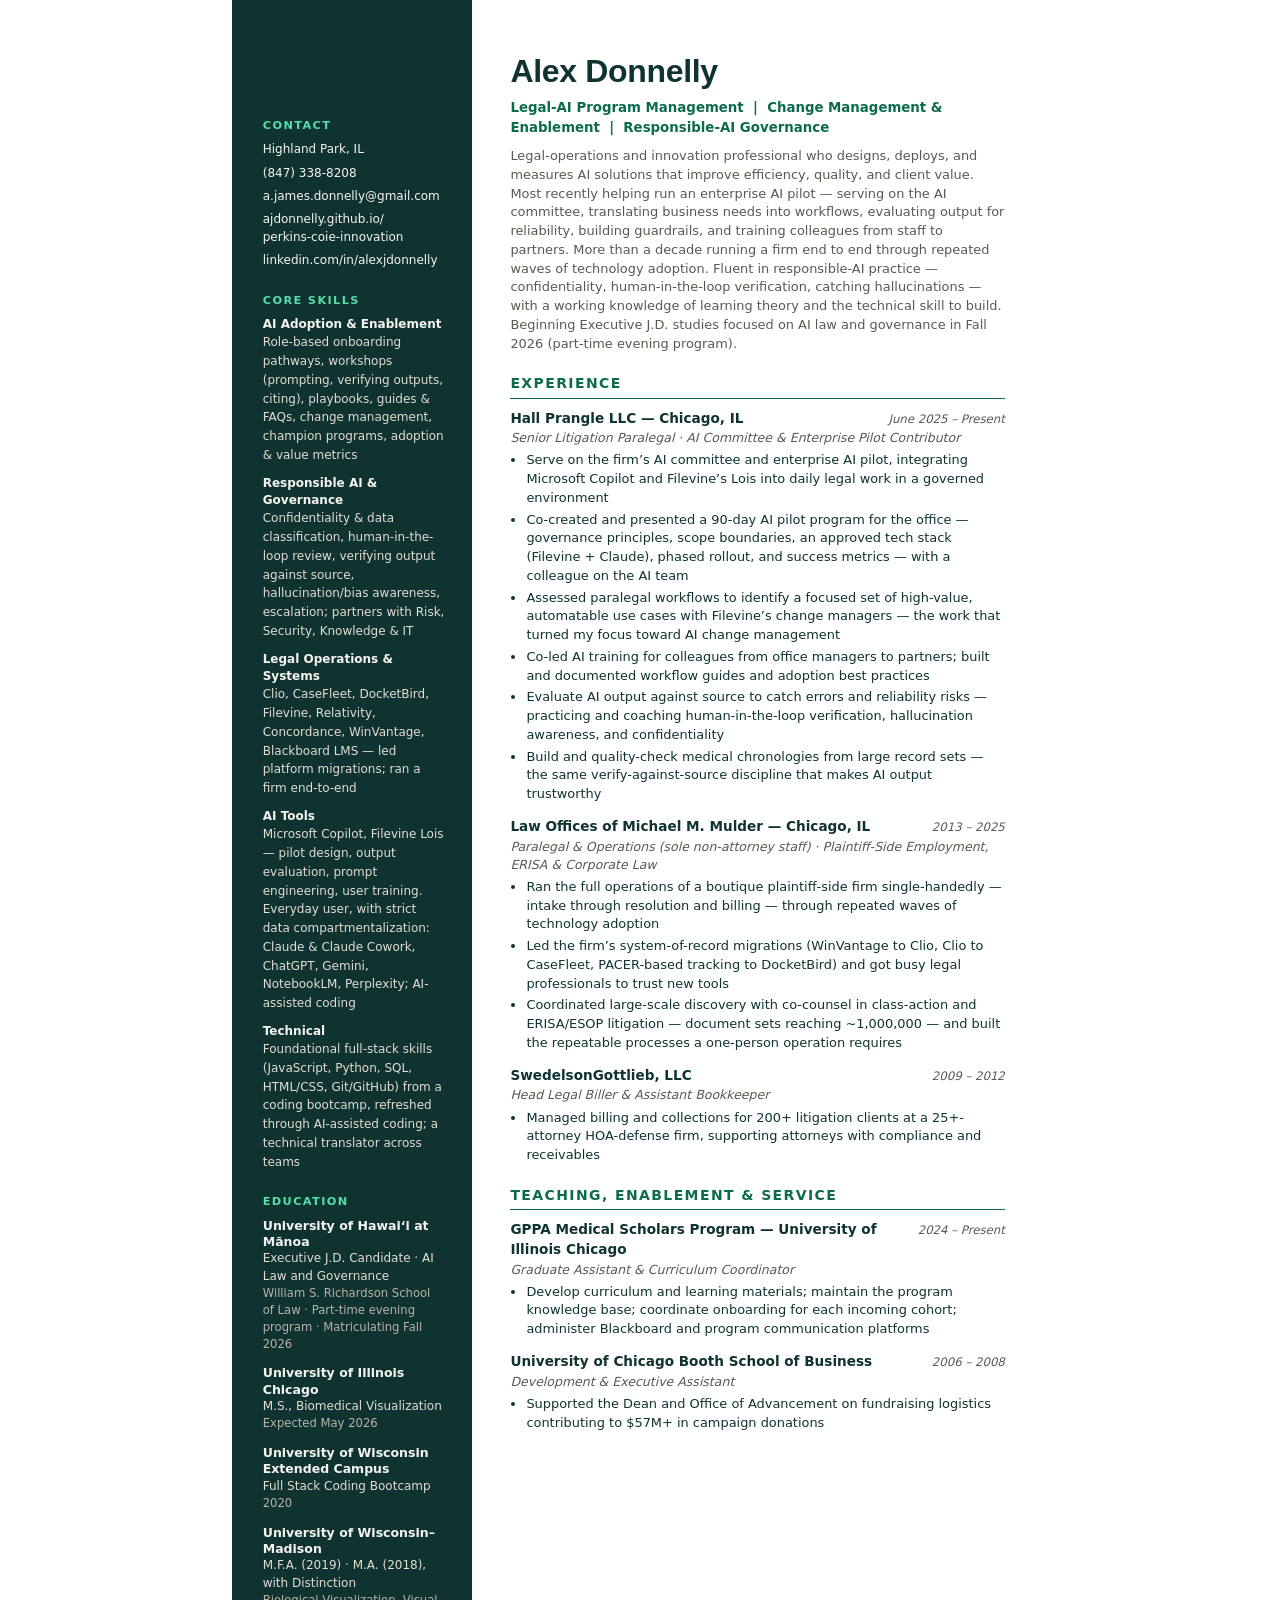
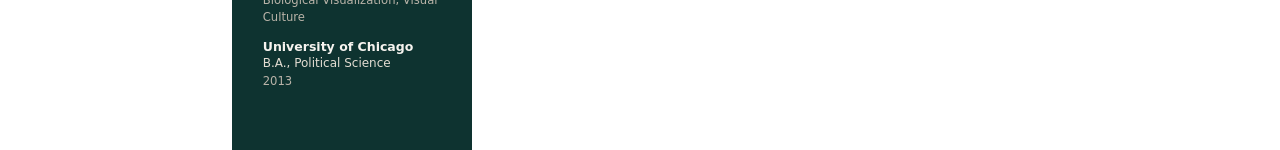
<file: resume.html>
<!doctype html>
<html lang="en">
<head>
    <!-- Google tag (gtag.js) -->
    <script async src="https://www.googletagmanager.com/gtag/js?id=G-5SEJFHV82K"></script>
    <script>
      window.dataLayer = window.dataLayer || [];
      function gtag(){dataLayer.push(arguments);}
      gtag('js', new Date());
      gtag('config', 'G-5SEJFHV82K');
    </script>
<meta charset="utf-8">
<meta name="viewport" content="width=device-width, initial-scale=1">
<title>Alex Donnelly — Resume</title>
<style>
  :root {
    --ink: #0e3330;
    --muted: #5b5852;
    --line: #d9d3c8;
    --paper: #ffffff;
    --blue: #0c6b4d;
    --sidebar-w: 2.5in;
  }
  * { box-sizing: border-box; }
  html, body {
    margin: 0; padding: 0; background: transparent; color: var(--ink);
    font-family: Inter, ui-sans-serif, system-ui, -apple-system, "Segoe UI", Arial, sans-serif;
    font-size: 9.7pt; line-height: 1.45;
  }
  @media print {
    body::before { content: ""; position: fixed; top: 0; bottom: 0; left: 0; width: var(--sidebar-w); background: var(--ink); z-index: -1; }
  }
  .page { display: grid; grid-template-columns: var(--sidebar-w) 1fr; max-width: 8.5in; margin: 0 auto; }
  .sidebar { color: #f6f4ef; background: var(--ink); padding: 0.55in 0.28in 0.4in 0.32in; }
  .main { background: var(--paper); }
  .sidebar h2 { margin: 0 0 8px; font-size: 8.5pt; font-weight: 800; letter-spacing: 0.12em; text-transform: uppercase; color: #57dcac; }
  .sidebar section { margin-bottom: 22px; }
  .sidebar p { margin: 0 0 7px; }
  .contact p { margin: 0 0 6px; font-size: 9pt; word-break: break-word; }
  .contact a { color: inherit; text-decoration: none; }
  .edu-item { margin-bottom: 13px; }
  .edu-item strong { display: block; font-size: 9.4pt; line-height: 1.3; }
  .edu-item em { display: block; font-style: normal; color: #e3ddd2; font-size: 9pt; }
  .edu-item span { display: block; color: #b9b3a8; font-size: 8.7pt; }
  .skill-group { margin-bottom: 10px; }
  .skill-group strong { display: block; font-size: 9pt; }
  .skill-group span { color: #e3ddd2; font-size: 9pt; }
  .main { padding: 0.5in 0.45in 0.4in 0.4in; }
  .name-block { margin-bottom: 14px; }
  h1 { margin: 0; font-family: Inter, "Segoe UI", sans-serif; font-weight: 800; font-size: 24pt; letter-spacing: -0.01em; }
  .title-line { margin: 4px 0 0; color: var(--blue); font-size: 10.0pt; font-weight: 700; }
  .summary { margin: 10px 0 0; color: var(--muted); font-size: 9.7pt; }
  .main h2 { margin: 20px 0 10px; padding-bottom: 4px; border-bottom: 1.5px solid var(--blue); font-size: 10.5pt; font-weight: 800; letter-spacing: 0.1em; text-transform: uppercase; color: var(--blue); }
  .job { margin-bottom: 13px; }
  .job-head { display: flex; justify-content: space-between; align-items: baseline; gap: 12px; }
  .job-head strong { font-size: 10.2pt; }
  .job-head .dates { color: var(--muted); font-size: 8.8pt; white-space: nowrap; font-style: italic; }
  .role { margin: 1px 0 4px; color: var(--muted); font-style: italic; font-size: 9.4pt; }
  ul { margin: 4px 0 0; padding-left: 16px; }
  li { margin-bottom: 3px; }
  .avoid-break { break-inside: avoid; }
  @page { size: letter; margin: 0.5in;
    @bottom-left { content: "Alex Donnelly \2014 Résumé \2014 K&I Program Manager"; font-family: Inter, Arial, sans-serif; font-size: 7.5pt; color: #8a857c; }
    @bottom-right { content: "Page " counter(page) " of " counter(pages); font-family: Inter, Arial, sans-serif; font-size: 7.5pt; color: #8a857c; }
  }
  @media print {
    html, body { -webkit-print-color-adjust: exact; print-color-adjust: exact; }
    .page { max-width: none; }
    .sidebar { padding: 0.3in 0.24in; }
    .main { padding: 0.28in 0 0.2in 0.38in; }
    .contact { margin-top: 0 !important; }
    .main h2 { break-after: avoid; }
    p, li { orphans: 3; widows: 3; }
    .sidebar section { break-inside: avoid; }
  }
</style>
</head>
<body>
  <div class="page">
    <aside class="sidebar">
      <section class="contact" style="margin-top: 64px;">
        <h2>Contact</h2>
        <p>Highland Park, IL</p>
        <p>(847) 338-8208</p>
        <p><a href="mailto:a.james.donnelly@gmail.com">a.james.donnelly@gmail.com</a></p>
        <p><a href="https://ajdonnelly.github.io/perkins-coie-innovation/">ajdonnelly.github.io/<br>perkins-coie-innovation</a></p>
        <p><a href="https://www.linkedin.com/in/alexjdonnelly">linkedin.com/in/alexjdonnelly</a></p>
      </section>

      <section>
        <h2>Core Skills</h2>
        <div class="skill-group">
          <strong>AI Adoption &amp; Enablement</strong>
          <span>Role-based onboarding pathways, workshops (prompting, verifying outputs, citing), playbooks, guides &amp; FAQs, change management, champion programs, adoption &amp; value metrics</span>
        </div>
        <div class="skill-group">
          <strong>Responsible AI &amp; Governance</strong>
          <span>Confidentiality &amp; data classification, human-in-the-loop review, verifying output against source, hallucination/bias awareness, escalation; partners with Risk, Security, Knowledge &amp; IT</span>
        </div>
        <div class="skill-group">
          <strong>Legal Operations &amp; Systems</strong>
          <span>Clio, CaseFleet, DocketBird, Filevine, Relativity, Concordance, WinVantage, Blackboard LMS &mdash; led platform migrations; ran a firm end-to-end</span>
        </div>
        <div class="skill-group">
          <strong>AI Tools</strong>
          <span>Microsoft Copilot, Filevine Lois &mdash; pilot design, output evaluation, prompt engineering, user training. Everyday user, with strict data compartmentalization: Claude &amp; Claude Cowork, ChatGPT, Gemini, NotebookLM, Perplexity; AI-assisted coding</span>
        </div>
        <div class="skill-group">
          <strong>Technical</strong>
          <span>Foundational full-stack skills (JavaScript, Python, SQL, HTML/CSS, Git/GitHub) from a coding bootcamp, refreshed through AI-assisted coding; a technical translator across teams</span>
        </div>
      </section>

      <section>
        <h2>Education</h2>
        <div class="edu-item">
          <strong>University of Hawai&#x2bb;i at M&#x101;noa</strong>
          <em>Executive J.D. Candidate &middot; AI Law and Governance</em>
          <span>William S. Richardson School of Law &middot; Part-time evening program &middot; Matriculating Fall 2026</span>
        </div>
        <div class="edu-item">
          <strong>University of Illinois Chicago</strong>
          <em>M.S., Biomedical Visualization</em>
          <span>Expected May 2026</span>
        </div>
        <div class="edu-item">
          <strong>University of Wisconsin Extended Campus</strong>
          <em>Full Stack Coding Bootcamp</em>
          <span>2020</span>
        </div>
        <div class="edu-item">
          <strong>University of Wisconsin&ndash;Madison</strong>
          <em>M.F.A. (2019) &middot; M.A. (2018), with Distinction</em>
          <span>Biological Visualization, Visual Culture</span>
        </div>
        <div class="edu-item">
          <strong>University of Chicago</strong>
          <em>B.A., Political Science</em>
          <span>2013</span>
        </div>
      </section>
    </aside>

    <main class="main">
      <div class="name-block">
        <h1>Alex Donnelly</h1>
        <p class="title-line">Legal-AI Program Management &nbsp;|&nbsp; Change Management &amp; Enablement &nbsp;|&nbsp; Responsible-AI Governance</p>
        <p class="summary">
          Legal-operations and innovation professional who designs, deploys, and measures AI solutions that
          improve efficiency, quality, and client value. Most recently helping run an enterprise AI pilot
          &mdash; serving on the AI committee, translating business needs into workflows, evaluating output for
          reliability, building guardrails, and training colleagues from staff to partners. More than a decade
          running a firm end to end through repeated waves of technology adoption. Fluent in responsible-AI
          practice &mdash; confidentiality, human-in-the-loop verification, catching hallucinations &mdash;
          with a working knowledge of learning theory and the technical skill to build. Beginning Executive
          J.D. studies focused on AI law and governance in Fall 2026 (part-time evening program).
        </p>
      </div>

      <h2>Experience</h2>

      <div class="job avoid-break">
        <div class="job-head">
          <strong>Hall Prangle LLC &mdash; Chicago, IL</strong>
          <span class="dates">June 2025 &ndash; Present</span>
        </div>
        <p class="role">Senior Litigation Paralegal &middot; AI Committee &amp; Enterprise Pilot Contributor</p>
        <ul>
          <li>Serve on the firm&rsquo;s AI committee and enterprise AI pilot, integrating Microsoft Copilot
          and Filevine&rsquo;s Lois into daily legal work in a governed environment</li>
          <li>Co-created and presented a 90-day AI pilot program for the office &mdash; governance
          principles, scope boundaries, an approved tech stack (Filevine + Claude), phased rollout, and
          success metrics &mdash; with a colleague on the AI team</li>
          <li>Assessed paralegal workflows to identify a focused set of high-value, automatable use cases
          with Filevine&rsquo;s change managers &mdash; the work that turned my focus toward AI change
          management</li>
          <li>Co-led AI training for colleagues from office managers to partners; built and documented
          workflow guides and adoption best practices</li>
          <li>Evaluate AI output against source to catch errors and reliability risks &mdash; practicing and
          coaching human-in-the-loop verification, hallucination awareness, and confidentiality</li>
          <li>Build and quality-check medical chronologies from large record sets &mdash; the same
          verify-against-source discipline that makes AI output trustworthy</li>
        </ul>
      </div>

      <div class="job avoid-break">
        <div class="job-head">
          <strong>Law Offices of Michael M. Mulder &mdash; Chicago, IL</strong>
          <span class="dates">2013 &ndash; 2025</span>
        </div>
        <p class="role">Paralegal &amp; Operations (sole non-attorney staff) &middot; Plaintiff-Side Employment, ERISA &amp; Corporate Law</p>
        <ul>
          <li>Ran the full operations of a boutique plaintiff-side firm single-handedly &mdash; intake through
          resolution and billing &mdash; through repeated waves of technology adoption</li>
          <li>Led the firm&rsquo;s system-of-record migrations (WinVantage to Clio, Clio to CaseFleet,
          PACER-based tracking to DocketBird) and got busy legal professionals to trust new tools</li>
          <li>Coordinated large-scale discovery with co-counsel in class-action and ERISA/ESOP litigation
          &mdash; document sets reaching ~1,000,000 &mdash; and built the repeatable processes a one-person
          operation requires</li>
        </ul>
      </div>

      <div class="job avoid-break">
        <div class="job-head">
          <strong>SwedelsonGottlieb, LLC</strong>
          <span class="dates">2009 &ndash; 2012</span>
        </div>
        <p class="role">Head Legal Biller &amp; Assistant Bookkeeper</p>
        <ul>
          <li>Managed billing and collections for 200+ litigation clients at a 25+-attorney HOA-defense firm,
          supporting attorneys with compliance and receivables</li>
        </ul>
      </div>

      <h2>Teaching, Enablement &amp; Service</h2>

      <div class="job avoid-break">
        <div class="job-head">
          <strong>GPPA Medical Scholars Program &mdash; University of Illinois Chicago</strong>
          <span class="dates">2024 &ndash; Present</span>
        </div>
        <p class="role">Graduate Assistant &amp; Curriculum Coordinator</p>
        <ul>
          <li>Develop curriculum and learning materials; maintain the program knowledge base; coordinate
          onboarding for each incoming cohort; administer Blackboard and program communication platforms</li>
        </ul>
      </div>

      <div class="job avoid-break">
        <div class="job-head">
          <strong>University of Chicago Booth School of Business</strong>
          <span class="dates">2006 &ndash; 2008</span>
        </div>
        <p class="role">Development &amp; Executive Assistant</p>
        <ul>
          <li>Supported the Dean and Office of Advancement on fundraising logistics contributing to $57M+ in
          campaign donations</li>
        </ul>
      </div>
    </main>
  </div>
</body>
</html>
</file>
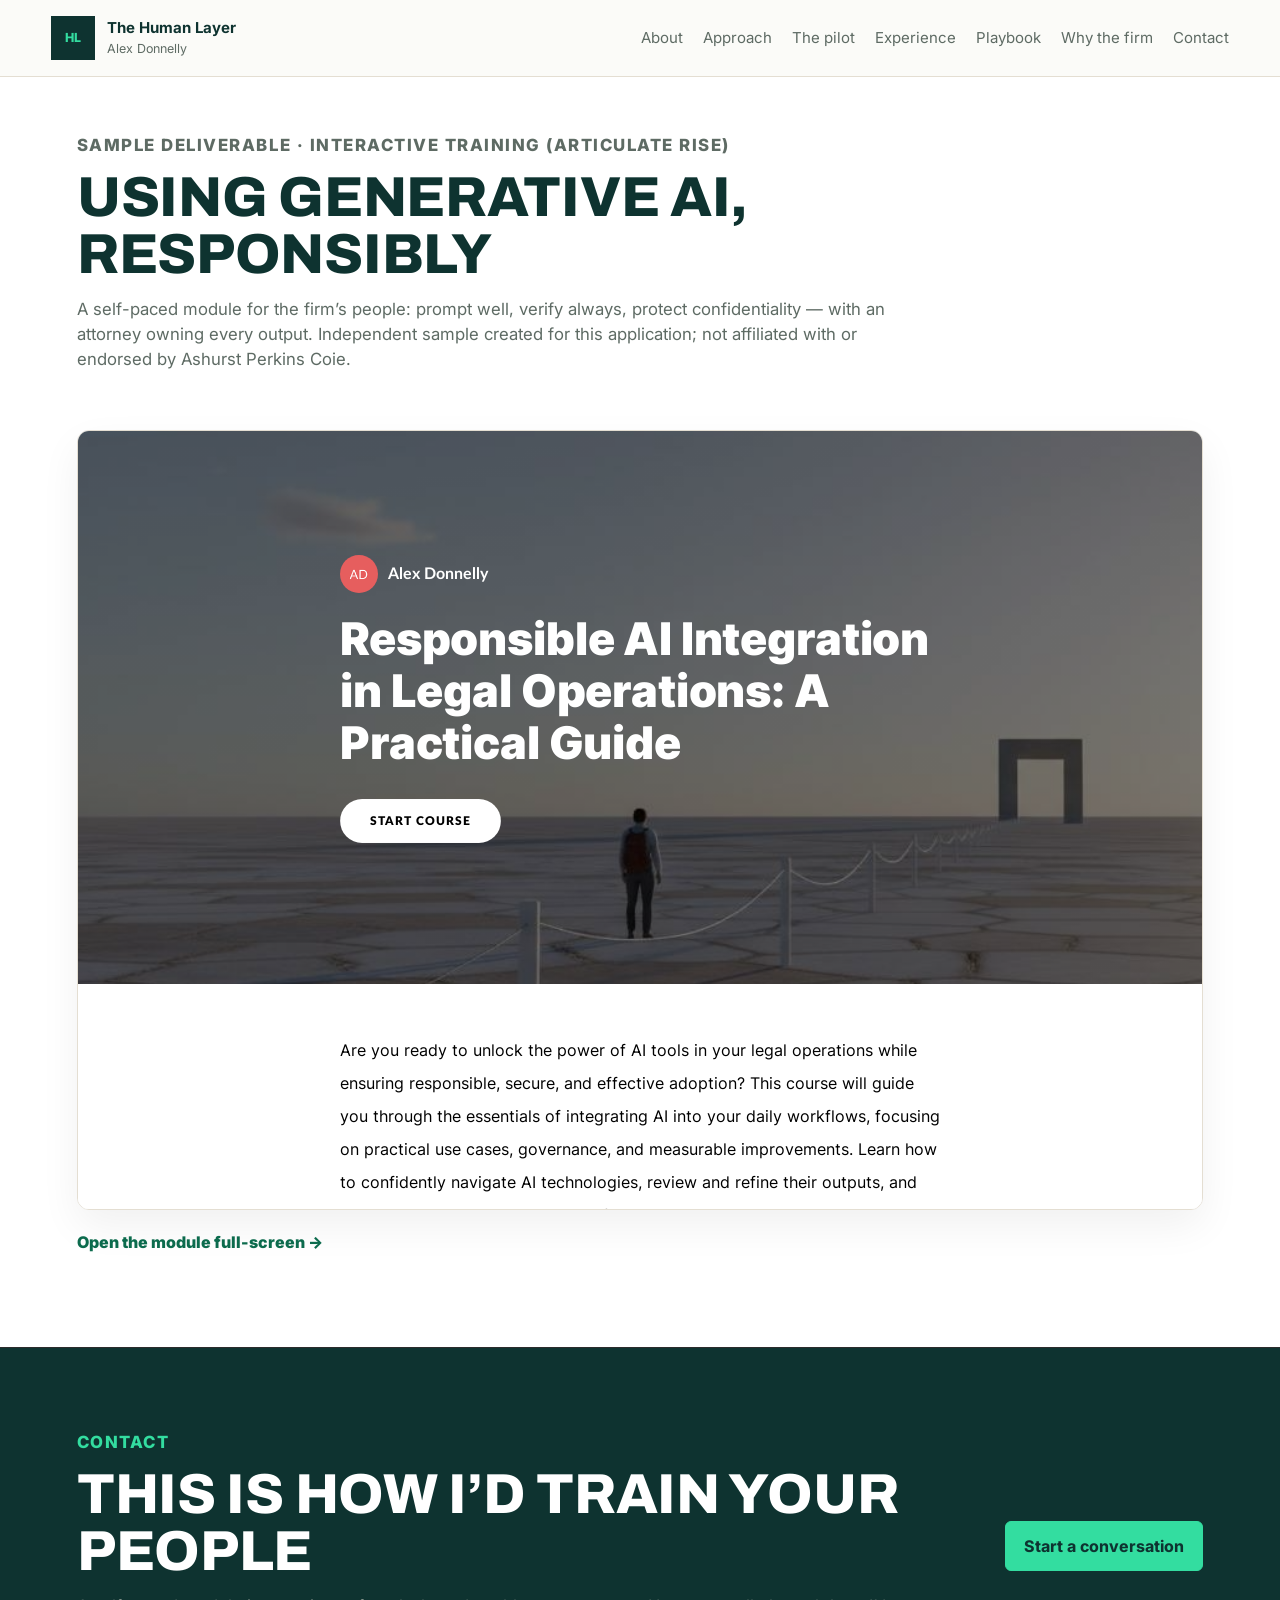
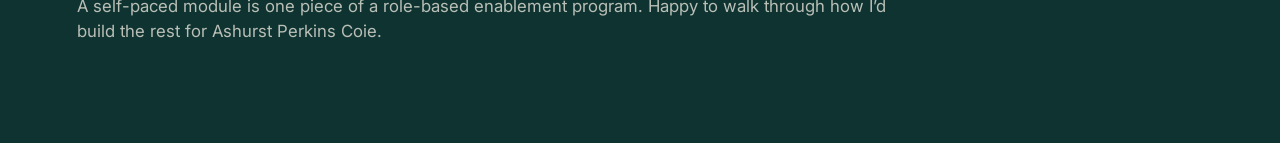
<file: training-module.html>
<!doctype html>
<html lang="en">
  <head>
    <!-- Google tag (gtag.js) -->
    <script async src="https://www.googletagmanager.com/gtag/js?id=G-5SEJFHV82K"></script>
    <script>
      window.dataLayer = window.dataLayer || [];
      function gtag(){dataLayer.push(arguments);}
      gtag('js', new Date());
      gtag('config', 'G-5SEJFHV82K');
    </script>
    <meta charset="utf-8">
    <meta name="viewport" content="width=device-width, initial-scale=1">
    <title>Interactive Module: Using GenAI Responsibly | Alex Donnelly</title>
    <meta
      name="description"
      content="An interactive training module (Articulate Rise) on using generative AI responsibly at a law firm: prompt well, verify always, protect confidentiality, with attorney oversight."
    >
    <link rel="icon" href="favicon.svg" type="image/svg+xml">
    <link rel="icon" href="favicon.png" sizes="48x48">
    <link rel="apple-touch-icon" href="apple-touch-icon.png">
    <link rel="preconnect" href="https://fonts.googleapis.com">
    <link rel="preconnect" href="https://fonts.gstatic.com" crossorigin>
    <link href="https://fonts.googleapis.com/css2?family=Archivo:wght@600;700;800&family=Inter:wght@400;500;600;700;800&display=swap" rel="stylesheet">
    <link rel="stylesheet" href="styles.css?v=4">
    <style>
      .course-intro { padding: clamp(32px, 5vw, 56px) clamp(18px, 6vw, 80px) 8px; }
      .course-frame-wrap { padding: 16px clamp(18px, 6vw, 80px) clamp(40px, 6vw, 80px); }
      .course-frame {
        width: 100%;
        height: calc(100svh - 120px);
        min-height: 560px;
        border: 1px solid var(--line);
        border-radius: 12px;
        box-shadow: var(--shadow);
        background: var(--white);
      }
      .course-fallback {
        display: grid; gap: 8px; padding: 28px;
        border: 1px dashed var(--line); border-radius: 12px;
        background: var(--soft); color: var(--muted);
      }
    </style>
  </head>
  <body>
    <header class="site-header">
      <a class="brand" href="index.html" aria-label="The Human Layer home">
        <span class="brand-mark" aria-hidden="true">HL</span>
        <span>
          <strong>The Human Layer</strong>
          <small>Alex Donnelly</small>
        </span>
      </a>
      <nav class="nav" aria-label="Primary navigation">
        <a href="index.html#about">About</a>
        <a href="index.html#approach">Approach</a>
        <a href="index.html#pilot">The pilot</a>
        <a href="index.html#experience">Experience</a>
        <a href="index.html#playbook">Playbook</a>
        <a href="index.html#why">Why the firm</a>
        <a href="index.html#contact">Contact</a>
      </nav>
    </header>

    <main id="top">
      <section class="course-intro">
        <div class="section-heading">
          <p class="eyebrow">Sample deliverable &middot; Interactive training (Articulate Rise)</p>
          <h2>Using generative AI, responsibly</h2>
          <p>
            A self-paced module for the firm&rsquo;s people: prompt well, verify always, protect
            confidentiality &mdash; with an attorney owning every output. Independent sample created for this
            application; not affiliated with or endorsed by Ashurst Perkins Coie.
          </p>
        </div>
      </section>

      <section class="course-frame-wrap">
        <iframe
          class="course-frame"
          src="training-module/index.html"
          title="Interactive module: Using generative AI responsibly"
          allowfullscreen
          loading="lazy"
        ></iframe>
        <noscript>
          <div class="course-fallback">
            <strong>This module needs JavaScript.</strong>
            <span>Enable JavaScript, or <a href="training-module/index.html">open the module in a new tab</a>.</span>
          </div>
        </noscript>
        <p style="margin-top:14px">
          <a class="text-button" href="training-module/index.html">Open the module full-screen &rarr;</a>
        </p>
      </section>

      <section class="contact-section">
        <div>
          <p class="eyebrow">Contact</p>
          <h2>This is how I&rsquo;d train your people</h2>
          <p>
            A self-paced module is one piece of a role-based enablement program. Happy to walk through how
            I&rsquo;d build the rest for Ashurst Perkins Coie.
          </p>
        </div>
        <a class="button primary" href="mailto:a.james.donnelly@gmail.com">Start a conversation</a>
      </section>
    </main>
  </body>
</html>
</file>
<file: styles.css>
:root {
  color-scheme: light;
  --ink: #0e3330;
  --muted: #5e6b64;
  --line: #e4ded2;
  --paper: #ffffff;
  --soft: #f4efe4;
  --blue: #0c6b4d;
  --brand: #33dda0;
  --green: #2f6b50;
  --gold: #33dda0;
  --rust: #0c6b4d;
  --white: #ffffff;
  --shadow: 0 16px 40px rgba(20, 20, 25, 0.06);
}

* {
  box-sizing: border-box;
}

html {
  scroll-behavior: smooth;
}

body {
  margin: 0;
  background: var(--paper);
  color: var(--ink);
  font-family:
    Inter, ui-sans-serif, system-ui, -apple-system, BlinkMacSystemFont, "Segoe UI", sans-serif;
  line-height: 1.5;
}

a {
  color: inherit;
}

.site-header {
  position: sticky;
  top: 0;
  z-index: 10;
  display: flex;
  align-items: center;
  justify-content: space-between;
  gap: 24px;
  padding: 16px clamp(18px, 4vw, 56px);
  border-bottom: 1px solid var(--line);
  background: rgba(251, 250, 247, 0.82);
  backdrop-filter: blur(16px);
}

.brand {
  display: inline-flex;
  align-items: center;
  gap: 12px;
  min-width: 230px;
  text-decoration: none;
}

.brand-mark {
  display: grid;
  width: 44px;
  height: 44px;
  place-items: center;
  border: 1px solid var(--ink);
  background: var(--ink);
  color: var(--white);
  font-size: 0.78rem;
  font-weight: 800;
}

.brand strong,
.brand small {
  display: block;
}

.brand strong {
  font-size: 0.94rem;
}

.brand small {
  color: var(--muted);
  font-size: 0.78rem;
}

.nav {
  display: flex;
  flex-wrap: wrap;
  justify-content: flex-end;
  gap: 8px 20px;
  color: var(--muted);
  font-size: 0.94rem;
}

.nav a {
  text-decoration: none;
}

.nav a:hover {
  color: var(--ink);
}

.hero {
  display: grid;
  grid-template-columns: minmax(0, 1.25fr) minmax(300px, 0.7fr);
  gap: clamp(28px, 5vw, 64px);
  align-items: center;
  min-height: calc(84svh - 78px);
  padding: clamp(30px, 4vw, 52px) clamp(18px, 6vw, 80px) clamp(22px, 3vw, 38px);
  border-bottom: 1px solid var(--line);
}

.eyebrow {
  margin: 0 0 12px;
  color: var(--blue);
  font-size: 0.78rem;
  font-weight: 800;
  letter-spacing: 0.09em;
  text-transform: uppercase;
}

/* Hero tag styled as a bordered pill, like Eve's */
.hero .eyebrow {
  display: inline-block;
  margin-bottom: 22px;
  padding: 10px 22px;
  border: 1px solid var(--blue);
  border-radius: 999px;
  background: var(--blue);
  color: var(--white);
  font-size: 1rem;
  font-weight: 600;
  letter-spacing: 0;
  text-transform: none;
}

h1,
h2,
h3,
h4,
p {
  margin-top: 0;
}

h1 {
  max-width: 910px;
  margin-bottom: 18px;
  font-family: Inter, ui-sans-serif, system-ui, -apple-system, "Segoe UI", sans-serif;
  font-size: clamp(2.7rem, 4vw, 4.35rem);
  font-weight: 750;
  letter-spacing: -0.022em;
  line-height: 1.02;
}

.lede {
  max-width: 760px;
  color: var(--muted);
  font-size: clamp(1.04rem, 1.55vw, 1.22rem);
}

.hero-actions {
  display: flex;
  flex-wrap: wrap;
  gap: 12px;
  margin-top: 26px;
}

.button {
  display: inline-flex;
  align-items: center;
  justify-content: center;
  min-height: 44px;
  padding: 12px 18px;
  border: 1px solid var(--ink);
  border-radius: 6px;
  font-weight: 750;
  text-decoration: none;
}

.button.primary {
  background: var(--blue);
  border-color: var(--blue);
  color: var(--white);
}

.button.secondary {
  background: transparent;
}

.systems-panel {
  border: 1px solid var(--line);
  border-radius: 8px;
  background:
    linear-gradient(135deg, rgba(31, 29, 26, 0.06), transparent 34%),
    linear-gradient(315deg, rgba(185, 90, 255, 0.16), transparent 42%),
    var(--white);
  box-shadow: var(--shadow);
  overflow: hidden;
}

.panel-head,
.legend {
  display: flex;
  align-items: center;
  justify-content: space-between;
  gap: 16px;
  padding: 16px;
  color: var(--muted);
  font-size: 0.84rem;
}

.panel-head {
  border-bottom: 1px solid var(--line);
}

.status-dot {
  color: var(--green);
  font-weight: 800;
}

.workflow-grid {
  display: grid;
  grid-template-columns: repeat(2, minmax(0, 1fr));
  gap: 12px;
  padding: 18px;
}

.workflow-node {
  position: relative;
  display: grid;
  min-height: 76px;
  place-items: center;
  border: 1px solid var(--line);
  border-radius: 8px;
  background: rgba(255, 255, 255, 0.82);
  font-weight: 800;
}

.workflow-node::after {
  content: "";
  position: absolute;
  right: -7px;
  bottom: -7px;
  width: 18px;
  height: 18px;
  border-radius: 50%;
  background: var(--blue);
}

.workflow-node.human::after {
  background: var(--gold);
}

.legend {
  border-top: 1px solid var(--line);
}

.legend span {
  display: inline-flex;
  align-items: center;
  gap: 8px;
}

.legend i {
  width: 10px;
  height: 10px;
  border-radius: 50%;
}

.human-key {
  background: var(--gold);
}

.ai-key {
  background: var(--blue);
}

.thesis-band {
  padding: 28px clamp(18px, 6vw, 80px);
  background: var(--ink);
  color: var(--white);
}

.thesis-band p {
  max-width: 1180px;
  margin: 0 auto;
  font-family: Inter, ui-sans-serif, system-ui, -apple-system, "Segoe UI", sans-serif;
  font-size: clamp(1.35rem, 2.6vw, 2.35rem);
  font-weight: 600;
  letter-spacing: -0.012em;
  line-height: 1.2;
}

.section {
  padding: clamp(58px, 8vw, 100px) clamp(18px, 6vw, 80px);
}

.section.muted {
  background: var(--soft);
  border-block: 1px solid var(--line);
}

.section-heading {
  max-width: 820px;
  margin-bottom: 34px;
}

.section-heading h2,
.contact-section h2 {
  margin-bottom: 14px;
  font-family: Inter, ui-sans-serif, system-ui, -apple-system, "Segoe UI", sans-serif;
  font-size: clamp(2rem, 4.4vw, 4.2rem);
  font-weight: 700;
  letter-spacing: -0.018em;
  line-height: 1.03;
}

.section-heading p,
.contact-section p {
  color: var(--muted);
  font-size: 1.05rem;
}

.blueprint-layout {
  display: grid;
  grid-template-columns: minmax(280px, 0.72fr) minmax(0, 1.28fr);
  gap: 18px;
}

.blueprint-stage,
.project-card,
.project-preview,
.writing-list article {
  border: 1px solid var(--line);
  border-radius: 8px;
  background: var(--white);
}

.blueprint-stage {
  padding: 22px;
}

.blueprint-stage.emphasized {
  background: #f8faf7;
}

.stage-header {
  margin-bottom: 22px;
}

.stage-header h3 {
  margin-bottom: 4px;
  font-size: 1.24rem;
}

.stage-header p {
  color: var(--muted);
}

.timeline {
  margin: 0;
  padding: 0;
  list-style: none;
  counter-reset: workflow;
  display: flex;
  flex-direction: column;
  gap: 12px;
}

.timeline li {
  counter-increment: workflow;
  position: relative;
  padding-left: 46px;
  min-height: 34px;
  color: var(--muted);
}

.timeline li::before {
  content: counter(workflow, decimal-leading-zero);
  position: absolute;
  left: 0;
  top: 0;
  box-sizing: border-box;
  width: 34px;
  height: 34px;
  display: flex;
  align-items: center;
  justify-content: center;
  border: 1px solid var(--line);
  border-radius: 50%;
  color: var(--ink);
  font-size: 0.72rem;
  font-weight: 850;
}

.enablement-cards,
.project-grid,
.writing-list {
  display: grid;
  grid-template-columns: repeat(2, minmax(0, 1fr));
  gap: 14px;
}

.enablement-cards article {
  min-height: 170px;
  padding: 18px;
  border: 1px solid var(--line);
  border-radius: 8px;
  background: var(--white);
}

.enablement-cards span,
.writing-list span {
  color: var(--muted);
  font-size: 0.76rem;
  font-weight: 850;
}

.enablement-cards h4,
.writing-list h3,
.project-card h3 {
  margin: 8px 0 8px;
  line-height: 1.16;
}

.enablement-cards p,
.writing-list p,
.project-card p,
.project-preview p {
  color: var(--muted);
}

.project-grid {
  grid-template-columns: repeat(3, minmax(0, 1fr));
}

.project-card {
  display: flex;
  min-height: 250px;
  flex-direction: column;
  padding: 22px;
}

.text-button {
  align-self: flex-start;
  margin-top: auto;
  padding: 0;
  border: 0;
  background: none;
  color: var(--blue);
  cursor: pointer;
  font: inherit;
  font-weight: 850;
}

.text-button:hover {
  text-decoration: underline;
}

.project-preview {
  margin-top: 16px;
  padding: 22px;
}

.project-preview strong {
  display: block;
  margin-bottom: 8px;
}

.writing-list article {
  padding: 22px;
}

.writing-list {
  grid-template-columns: repeat(2, minmax(0, 1fr));
}

.contact-section {
  display: grid;
  grid-template-columns: minmax(0, 1fr) auto;
  gap: 24px;
  align-items: center;
  padding: clamp(48px, 7vw, 82px) clamp(18px, 6vw, 80px);
  background: var(--white);
  border-top: 1px solid var(--line);
}

.contact-section > div {
  max-width: 850px;
}

@media (max-width: 920px) {
  .site-header,
  .contact-section {
    align-items: flex-start;
    flex-direction: column;
  }

  .hero,
  .blueprint-layout,
  .project-grid,
  .writing-list {
    grid-template-columns: 1fr;
  }

  .hero {
    min-height: auto;
  }

  .contact-section {
    display: flex;
  }
}

@media (max-width: 620px) {
  .site-header {
    position: static;
  }

  .brand {
    min-width: 0;
  }

  .nav {
    justify-content: flex-start;
  }

  .enablement-cards {
    grid-template-columns: 1fr;
  }

  .systems-panel {
    display: none;
  }

  .hero {
    padding-top: 32px;
    padding-bottom: 28px;
  }

  h1 {
    font-size: clamp(2.35rem, 11vw, 3rem);
    line-height: 1.03;
  }

  .panel-head,
  .legend {
    align-items: flex-start;
    flex-direction: column;
  }
}

.about-layout {
  display: grid;
  grid-template-columns: 280px 1fr;
  gap: 2.5rem;
  align-items: start;
}

.about-photo {
  width: 100%;
  height: auto;
  border-radius: 14px;
  box-shadow: var(--shadow);
  border: 1px solid var(--line);
}

.about-copy {
  margin: 0;
}

@media (max-width: 920px) {
  .about-layout {
    grid-template-columns: 1fr;
  }

  .about-photo {
    max-width: 240px;
  }
}

/* ===== Evaluation case study ===== */
.records-list,
.findings-list {
  display: grid;
  gap: 14px;
  max-width: 880px;
}

.record {
  padding: 16px 20px;
  border: 1px solid var(--line);
  border-radius: 8px;
  background: var(--white);
}

.record header {
  display: flex;
  align-items: baseline;
  gap: 10px;
  margin-bottom: 6px;
  color: var(--muted);
  font-size: 0.85rem;
  font-weight: 700;
}

.record-id {
  display: inline-grid;
  min-width: 34px;
  padding: 2px 6px;
  place-items: center;
  border-radius: 6px;
  background: var(--ink);
  color: var(--white);
  font-size: 0.74rem;
  font-weight: 850;
}

.record p {
  margin: 0;
  font-family: Inter, ui-sans-serif, system-ui, -apple-system, "Segoe UI", sans-serif;
  font-size: 0.98rem;
}

.ai-chronology {
  display: grid;
  gap: 12px;
  max-width: 880px;
  margin: 0;
  padding: 0;
  list-style: none;
}

.ai-chronology li {
  position: relative;
  padding: 14px 18px;
  border: 1px solid var(--rust);
  border-left-width: 5px;
  border-radius: 8px;
  background: #fdf6f3;
}

.ai-chronology li.ok {
  border-color: var(--line);
  border-left-color: var(--green);
  background: var(--white);
}

.chrono-date {
  color: var(--muted);
  font-size: 0.8rem;
  font-weight: 850;
  letter-spacing: 0.04em;
  text-transform: uppercase;
}

.ai-chronology .flag {
  position: absolute;
  top: 12px;
  right: 14px;
  color: var(--rust);
  font-size: 0.8rem;
  font-weight: 850;
}

.ai-chronology p {
  margin: 6px 0 0;
}

.finding {
  padding: 20px 22px;
  border: 1px solid var(--line);
  border-radius: 8px;
  background: var(--white);
}

.finding h3 {
  display: flex;
  align-items: center;
  gap: 10px;
  margin-bottom: 10px;
}

.finding h3 span {
  display: inline-grid;
  min-width: 36px;
  padding: 3px 8px;
  place-items: center;
  border-radius: 6px;
  background: var(--rust);
  color: var(--white);
  font-size: 0.78rem;
  font-weight: 850;
}

.finding .vs {
  padding: 10px 14px;
  border-left: 3px solid var(--line);
  background: var(--soft);
  border-radius: 0 6px 6px 0;
  font-size: 0.95rem;
}

.finding .catch {
  margin-bottom: 0;
  color: var(--blue);
}

.rubric {
  width: 100%;
  max-width: 880px;
  border-collapse: collapse;
  background: var(--white);
}

.rubric th,
.rubric td {
  padding: 12px 14px;
  border: 1px solid var(--line);
  text-align: left;
}

.rubric th {
  background: var(--soft);
  font-size: 0.85rem;
  letter-spacing: 0.04em;
  text-transform: uppercase;
}

.rubric td:last-child {
  font-weight: 850;
  white-space: nowrap;
}

a.text-button {
  text-decoration: none;
}

a.text-button:hover {
  text-decoration: underline;
}

.post-body {
  max-width: 740px;
}

.post-body p {
  margin-bottom: 1.2em;
  font-size: 1.05rem;
  line-height: 1.65;
}

.writing-list h3 a {
  text-decoration: none;
}

.writing-list h3 a:hover {
  text-decoration: underline;
}

/* Hero stack diagram: The Human Layer */
.stack {
  display: grid;
  gap: 6px;
  padding: 22px;
}

.stack-layer {
  display: grid;
  gap: 2px;
  padding: 16px 18px;
  border: 1px solid var(--line);
  border-radius: 8px;
  background: rgba(255, 255, 255, 0.85);
  text-align: center;
}

.stack-layer strong {
  font-size: 1.02rem;
}

.stack-layer span {
  color: var(--muted);
  font-size: 0.82rem;
}

.stack-layer.human-layer {
  border-color: var(--ink);
  background: var(--ink);
  box-shadow: var(--shadow);
}

.stack-layer.human-layer strong {
  color: var(--white);
  font-family: Inter, ui-sans-serif, system-ui, -apple-system, "Segoe UI", sans-serif;
  font-size: 1.18rem;
  font-weight: 500;
}

.stack-layer.human-layer span {
  color: rgba(251, 252, 250, 0.75);
}

.stack-flow {
  color: var(--gold);
  font-size: 0.6rem;
  letter-spacing: 0.4em;
  text-align: center;
}

.project-grid.single {
  grid-template-columns: 1fr;
  max-width: 780px;
}

.project-grid.single .project-card {
  min-height: 0;
  gap: 6px;
}

.blueprint-cta {
  max-width: 780px;
}

.blueprint-cta a {
  color: var(--blue);
  font-weight: 750;
}

/* Workflow inventory table: balance column widths */
.rubric.inventory {
  table-layout: fixed;
}

.rubric.inventory th:nth-child(1) { width: 16%; }
.rubric.inventory th:nth-child(2) { width: 32%; }
.rubric.inventory th:nth-child(3) { width: 27%; }
.rubric.inventory th:nth-child(4) { width: 25%; }

.rubric.inventory td:last-child {
  font-weight: 400;
  white-space: normal;
}

/* Triage job-aid table: balanced 3-column layout */
.rubric.triage {
  table-layout: fixed;
}

.rubric.triage th,
.rubric.triage td {
  vertical-align: top;
  word-wrap: break-word;
  overflow-wrap: break-word;
}

.rubric.triage th:nth-child(1) { width: 32%; }
.rubric.triage th:nth-child(2) { width: 30%; }
.rubric.triage th:nth-child(3) { width: 38%; }

.rubric.triage td:last-child {
  font-weight: 400;
  white-space: normal;
}

/* Product-update format-map table: balanced 4-column layout */
.rubric.formats {
  table-layout: fixed;
}

.rubric.formats th,
.rubric.formats td {
  vertical-align: top;
  word-wrap: break-word;
  overflow-wrap: break-word;
}

.rubric.formats th:nth-child(1) { width: 18%; }
.rubric.formats th:nth-child(2) { width: 18%; }
.rubric.formats th:nth-child(3) { width: 20%; }
.rubric.formats th:nth-child(4) { width: 44%; }

.rubric.formats td:last-child {
  font-weight: 400;
  white-space: normal;
}

/* Release-note block (mirrors Harvey's release-notes layout) */
.relnote {
  max-width: 760px;
  padding: 26px 28px;
  border: 1px solid var(--line);
  border-radius: 10px;
  background: var(--white);
  box-shadow: var(--shadow);
}

.relnote-head {
  display: flex;
  align-items: baseline;
  justify-content: space-between;
  gap: 16px;
  flex-wrap: wrap;
}

.relnote-head h3 {
  margin: 0;
  font-family: Inter, ui-sans-serif, system-ui, -apple-system, "Segoe UI", sans-serif;
  font-weight: 500;
  font-size: 1.65rem;
  line-height: 1.1;
}

.relnote-date {
  color: var(--muted);
  font-size: 0.85rem;
  white-space: nowrap;
}

.pill {
  display: inline-block;
  margin-top: 12px;
  padding: 4px 12px;
  border-radius: 999px;
  background: var(--soft);
  color: var(--muted);
  font-size: 0.74rem;
  font-weight: 700;
  letter-spacing: 0.02em;
}

.relnote-meta {
  display: grid;
  grid-template-columns: repeat(auto-fit, minmax(130px, 1fr));
  gap: 14px 22px;
  margin: 20px 0;
  padding: 18px 0;
  border-top: 1px solid var(--line);
  border-bottom: 1px solid var(--line);
}

.relnote-meta div {
  display: grid;
  gap: 3px;
}

.relnote-meta dt {
  margin: 0;
  color: var(--muted);
  font-size: 0.68rem;
  font-weight: 800;
  letter-spacing: 0.08em;
  text-transform: uppercase;
}

.relnote-meta dd {
  margin: 0;
  font-size: 0.92rem;
  color: var(--ink);
}

.relnote h4 {
  margin: 18px 0 6px;
  color: var(--rust);
  font-size: 0.76rem;
  font-weight: 800;
  letter-spacing: 0.08em;
  text-transform: uppercase;
}

.relnote p {
  margin: 0;
  color: var(--muted);
}

.relnote p + h4 {
  margin-top: 18px;
}

/* Subtle hovers & dividers (restrained, Harvey-style) */
.project-card,
.writing-list article,
.enablement-cards article,
.blueprint-stage,
.finding,
.record,
.systems-panel {
  transition: border-color 0.22s ease, box-shadow 0.22s ease, transform 0.22s ease;
}

.project-card:hover,
.writing-list article:hover,
.enablement-cards article:hover,
.finding:hover {
  border-color: #e0d8cb;
  box-shadow: 0 10px 30px rgba(31, 29, 26, 0.05);
}

.nav a {
  transition: color 0.18s ease;
}

.text-button {
  transition: color 0.18s ease;
}

/* Two-column meta table (label / value) */
.rubric.meta {
  table-layout: fixed;
}

.rubric.meta td {
  vertical-align: top;
}

.rubric.meta td:nth-child(1) { width: 22%; }

.rubric.meta td:last-child {
  font-weight: 400;
  white-space: normal;
}

/* Enablement-suite tiles */
.suite-block {
  margin-top: 20px;
}

.suite-block .suite-title {
  margin: 6px 0 10px;
  font-size: clamp(1.5rem, 2.6vw, 2.1rem);
  font-weight: 700;
  letter-spacing: -0.015em;
  line-height: 1.1;
}

.suite-block .suite-lede {
  max-width: 60ch;
  margin: 0 0 4px;
  color: var(--muted);
}

.suite-tiles {
  display: grid;
  grid-template-columns: repeat(3, minmax(0, 1fr));
  gap: 16px;
  margin-top: 22px;
}

.suite-tile {
  display: flex;
  flex-direction: column;
  gap: 10px;
  padding: 22px;
  border: 1px solid var(--line);
  border-radius: 12px;
  background: var(--white);
  color: var(--ink);
  text-decoration: none;
  transition:
    background 0.18s ease,
    border-color 0.18s ease,
    transform 0.18s ease,
    box-shadow 0.18s ease;
}

a.suite-tile:hover {
  background: #edece8;
  border-color: #d3d3cd;
  transform: translateY(-3px);
  box-shadow: var(--shadow);
}

a.suite-tile:focus-visible {
  outline: 2px solid var(--ink);
  outline-offset: 2px;
}

.suite-tag {
  font-size: 0.7rem;
  font-weight: 800;
  letter-spacing: 0.04em;
  text-transform: uppercase;
  color: var(--muted);
}

.suite-tile h4 {
  margin: 0;
  font-size: 1.1rem;
  font-weight: 700;
  letter-spacing: -0.01em;
  line-height: 1.2;
}

.suite-tile p {
  margin: 0;
  color: var(--muted);
  font-size: 0.95rem;
  line-height: 1.5;
}

.suite-action {
  margin-top: auto;
  padding-top: 6px;
  color: var(--blue);
  font-weight: 850;
}

.suite-action span {
  display: inline-block;
  transition: transform 0.18s ease;
}

a.suite-tile:hover .suite-action span {
  transform: translateX(4px);
}

.suite-tile--audio .suite-audio {
  width: 100%;
  margin-top: auto;
  padding-top: 4px;
}

.suite-footnote {
  margin-top: 18px;
  color: var(--muted);
  font-size: 0.9rem;
}

.suite-footnote a {
  font-weight: 700;
}

@media (max-width: 820px) {
  .suite-tiles {
    grid-template-columns: 1fr;
  }
}

/* ===== Contrast & vibrancy pass ===== */

/* Vibrant section numbers and tags */
.enablement-cards span {
  color: var(--blue);
  font-size: 1.7rem;
  font-weight: 800;
  letter-spacing: -0.01em;
}

.writing-list span,
.suite-tag {
  color: var(--blue);
}

.timeline li::before {
  border-color: var(--brand);
  color: var(--blue);
}

/* Card hover gains a purple edge */
.enablement-cards article:hover,
.writing-list article:hover,
.finding:hover,
.blueprint-stage:hover {
  border-color: var(--brand);
  box-shadow: 0 12px 30px rgba(111, 45, 199, 0.10);
}

/* Dark section treatment — adds rhythm and contrast */
.section.dark {
  background: var(--ink);
  color: #efece6;
  border-block: 1px solid #2c2c2c;
}

.section.dark .section-heading h2 {
  color: #ffffff;
}

.section.dark .section-heading p,
.section.dark p {
  color: rgba(245, 240, 230, 0.74);
}

.section.dark .eyebrow {
  color: var(--brand);
}

.section.dark a {
  color: #d9c2ff;
}

/* High-contrast contact close on every page */
.contact-section {
  background: var(--ink);
  border-top: 1px solid #2c2c2c;
  color: #efece6;
}

.contact-section .eyebrow {
  color: var(--brand);
}

.contact-section h2 {
  color: #ffffff;
}

.contact-section p {
  color: rgba(245, 240, 230, 0.74);
}

.contact-section .button.primary {
  background: var(--brand);
  border-color: var(--brand);
  color: var(--ink);
}

.contact-section .button.primary:hover {
  background: #c977ff;
  border-color: #c977ff;
}

/* Experience — two tiled cards with motif accent */
.exp-grid {
  display: grid;
  grid-template-columns: repeat(2, minmax(0, 1fr));
  gap: 18px;
}

.exp-card {
  display: flex;
  flex-direction: column;
  gap: 12px;
  padding: 28px;
  background: var(--white);
  border: 1px solid var(--line);
  border-radius: 14px;
  box-shadow: var(--shadow);
  transition: border-color 0.22s ease, box-shadow 0.22s ease, transform 0.22s ease;
}

.exp-card:hover {
  border-color: var(--brand);
  box-shadow: 0 16px 40px rgba(111, 45, 199, 0.12);
  transform: translateY(-3px);
}

.exp-kicker {
  display: inline-flex;
  align-items: center;
  gap: 9px;
  color: var(--blue);
  font-size: 0.72rem;
  font-weight: 800;
  letter-spacing: 0.09em;
  text-transform: uppercase;
}

.exp-kicker::before {
  content: "";
  width: 13px;
  height: 13px;
  border-radius: 3px;
  background: var(--brand);
}

.exp-card h3 {
  margin: 0;
  font-size: 1.35rem;
  font-weight: 700;
  letter-spacing: -0.01em;
  line-height: 1.16;
}

.exp-card p {
  margin: 0;
  color: var(--muted);
  line-height: 1.62;
}

.exp-card p + p {
  margin-top: 0.85em;
}

.exp-card a {
  color: var(--blue);
  font-weight: 600;
  text-decoration: underline;
  text-underline-offset: 2px;
}

.exp-card a:hover {
  color: var(--brand);
}

@media (max-width: 920px) {
  .exp-grid {
    grid-template-columns: 1fr;
  }
}

/* === Ashurst Perkins Coie theme overrides === */
h1,
h2,
.section-heading h2,
.contact-section h2 {
  font-family: "Archivo", Inter, ui-sans-serif, system-ui, -apple-system, sans-serif;
  text-transform: uppercase;
  letter-spacing: -0.005em;
  font-weight: 800;
  line-height: 1.0;
}
.brand-mark { background: var(--ink); color: var(--brand); border-color: var(--ink); }
.section.dark a { color: #9fe9cd; }
.contact-section .button.primary { color: #0e3330; }
.contact-section .button.primary:hover { background: #2bc78d; border-color: #2bc78d; }
</file>
